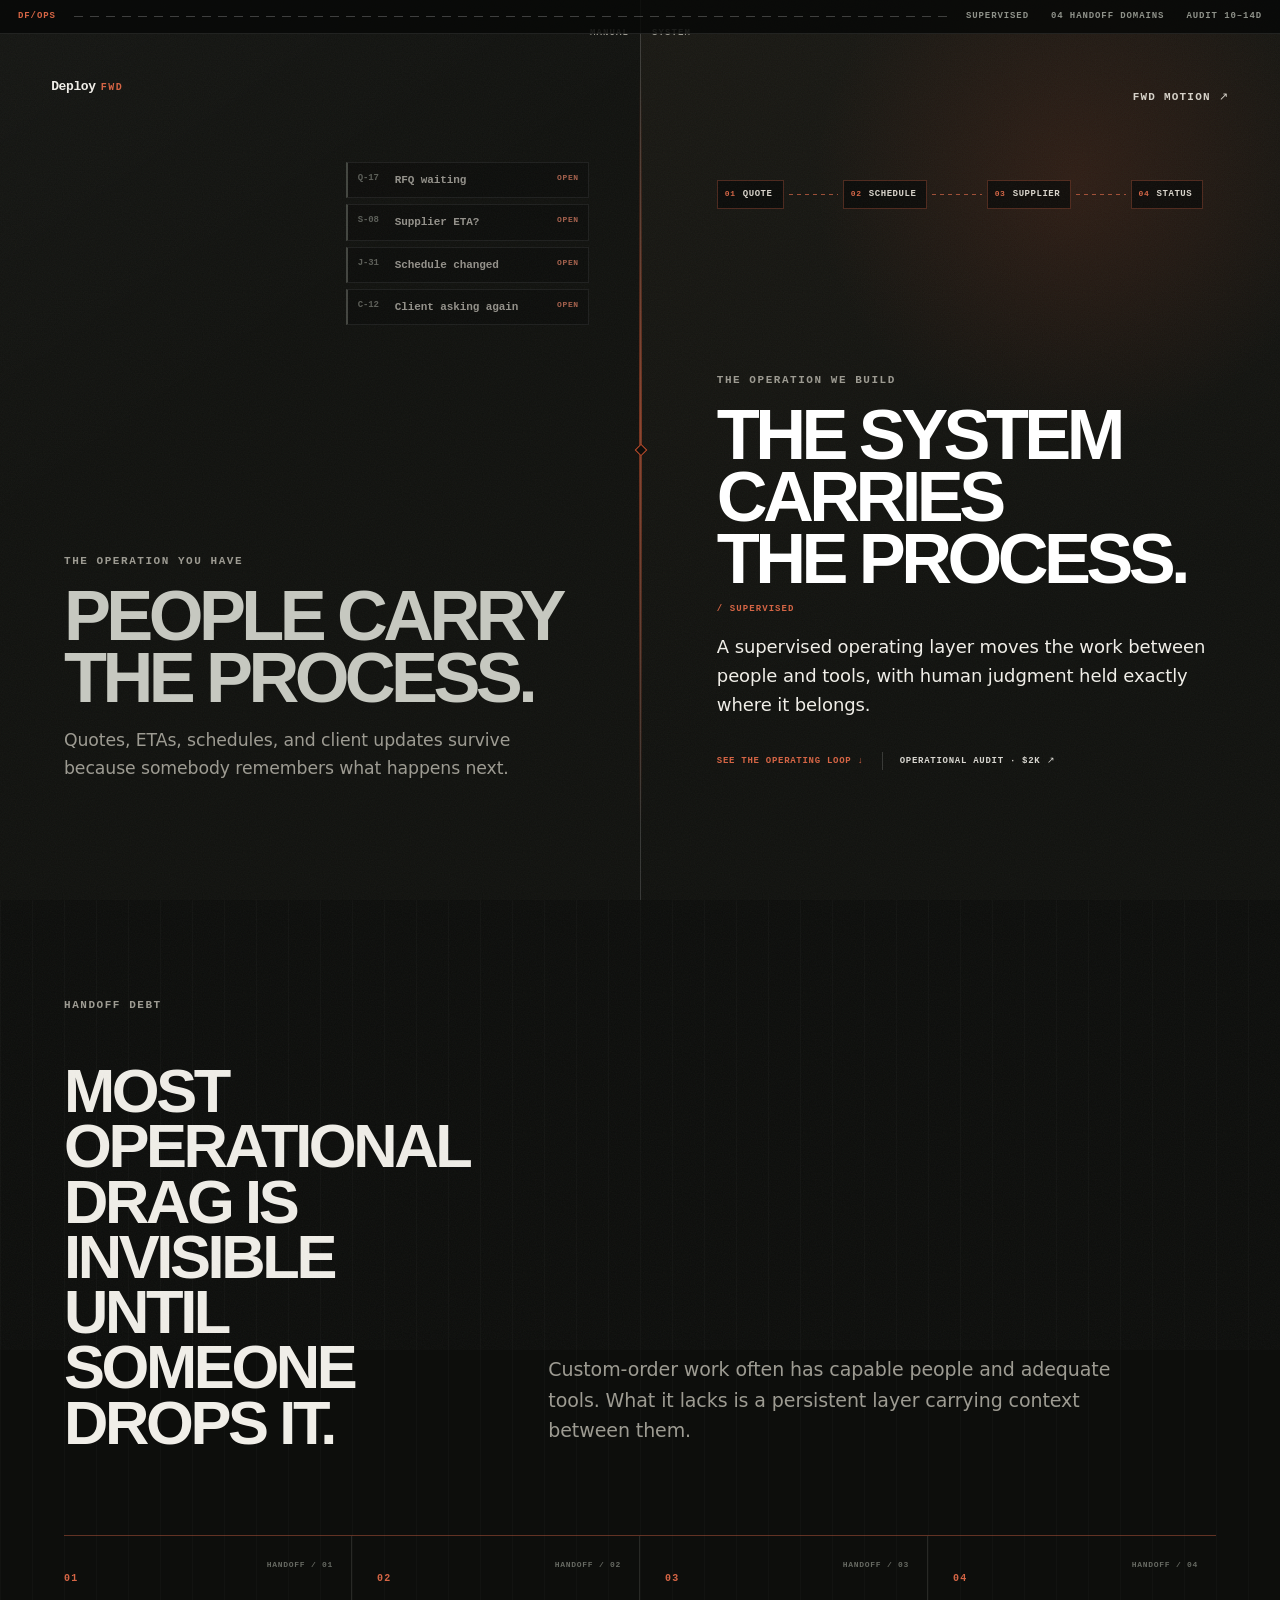
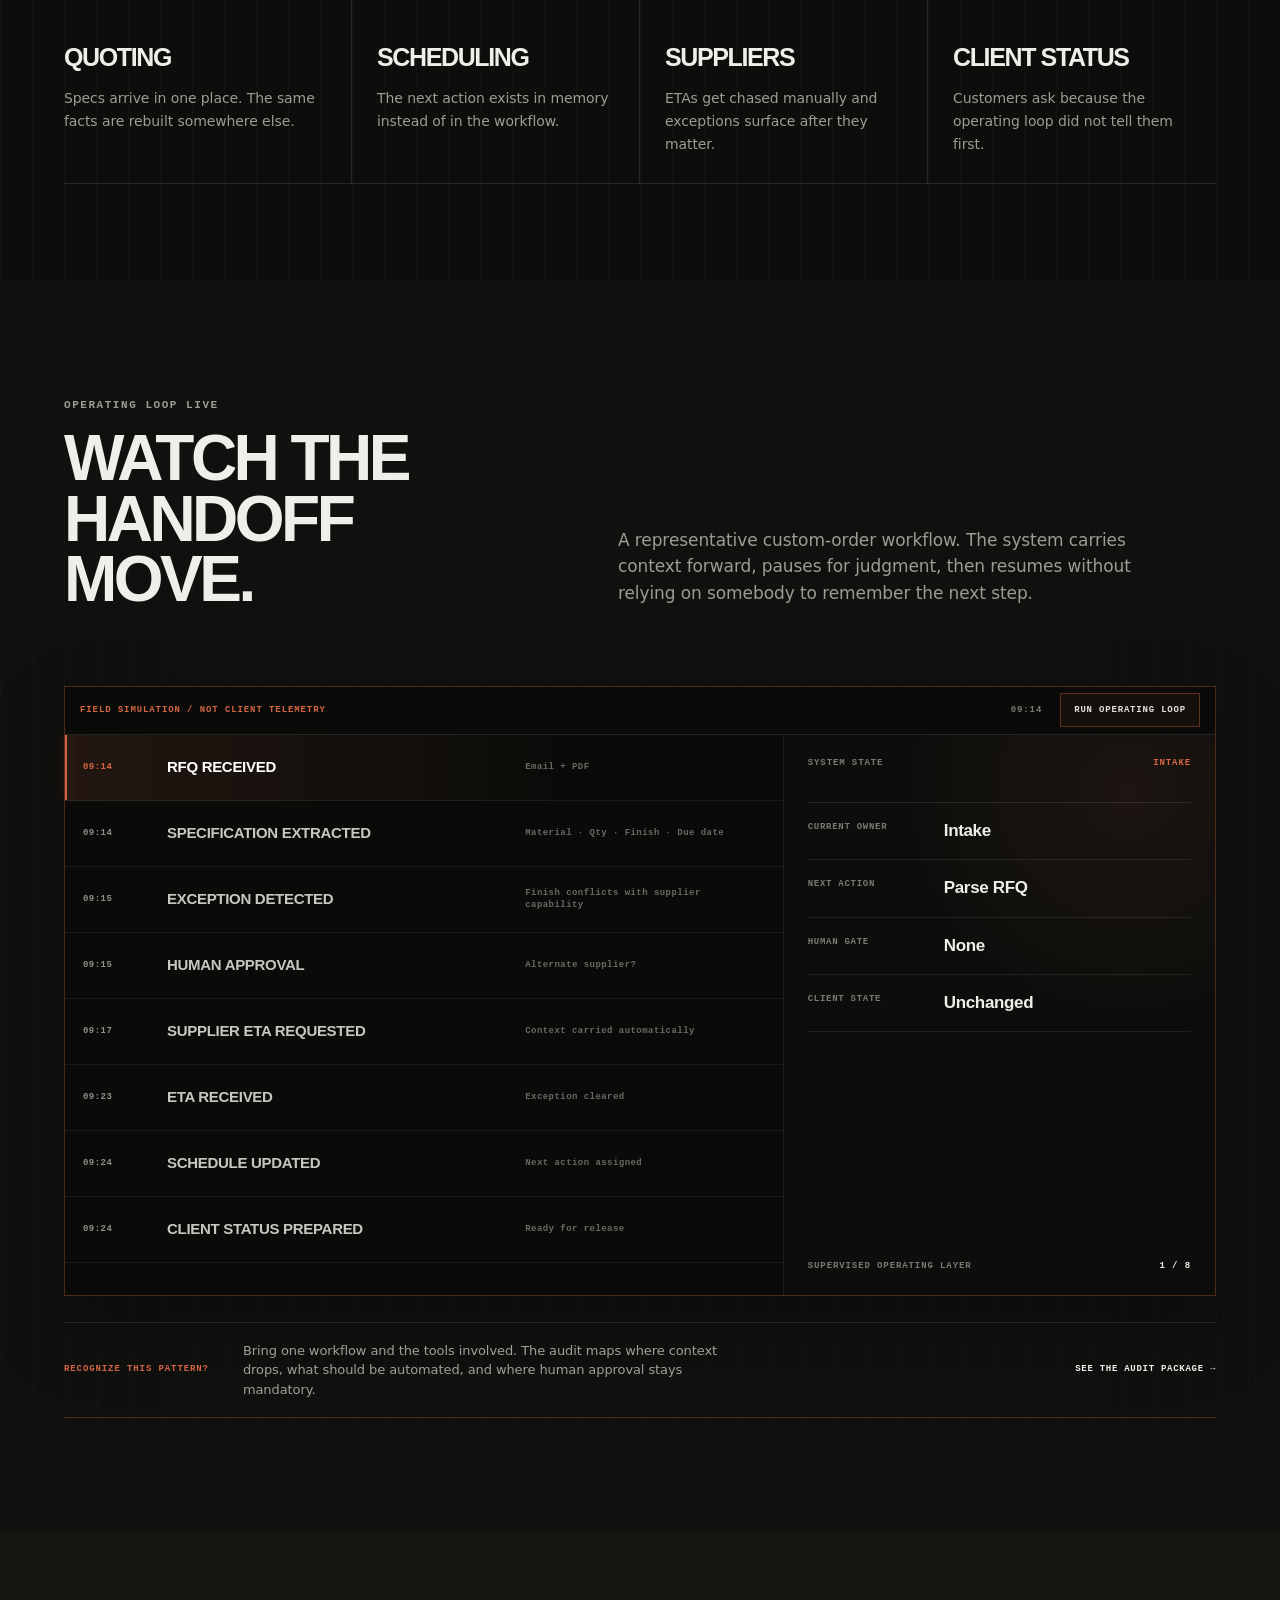
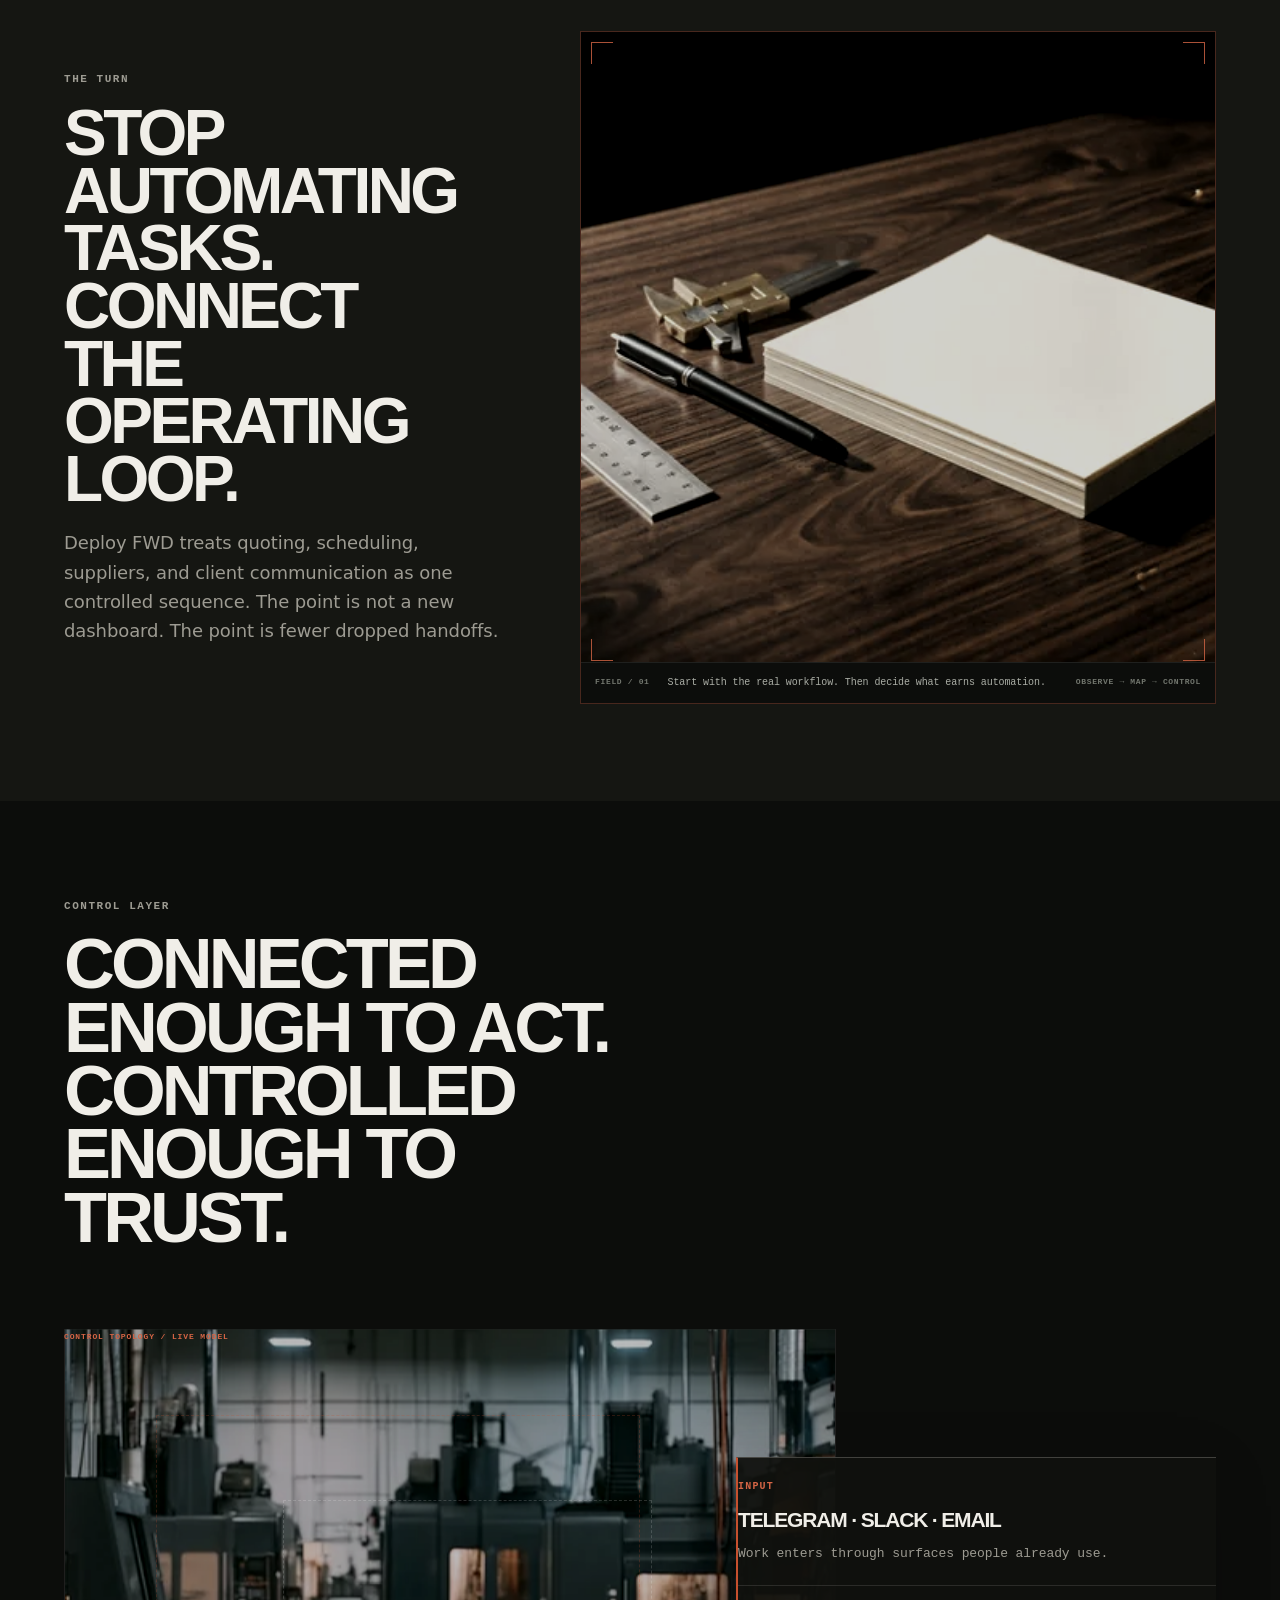
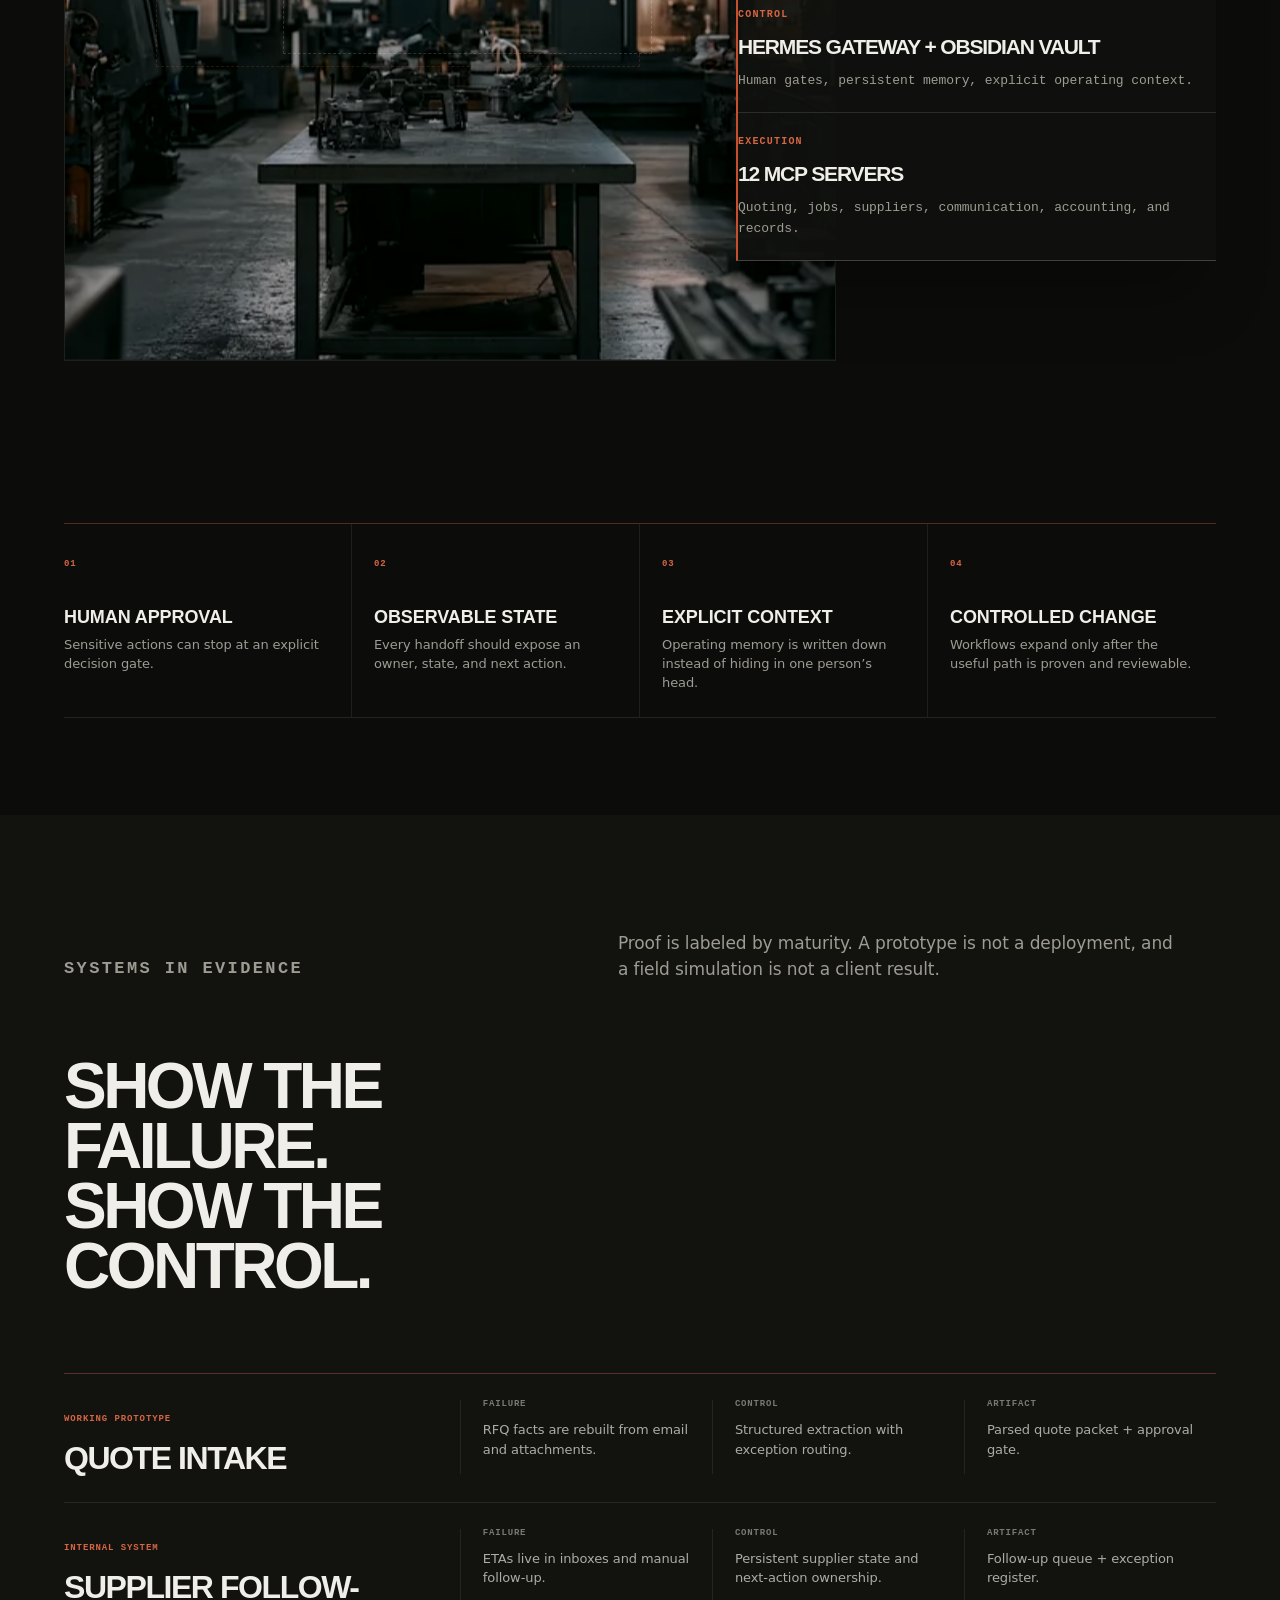
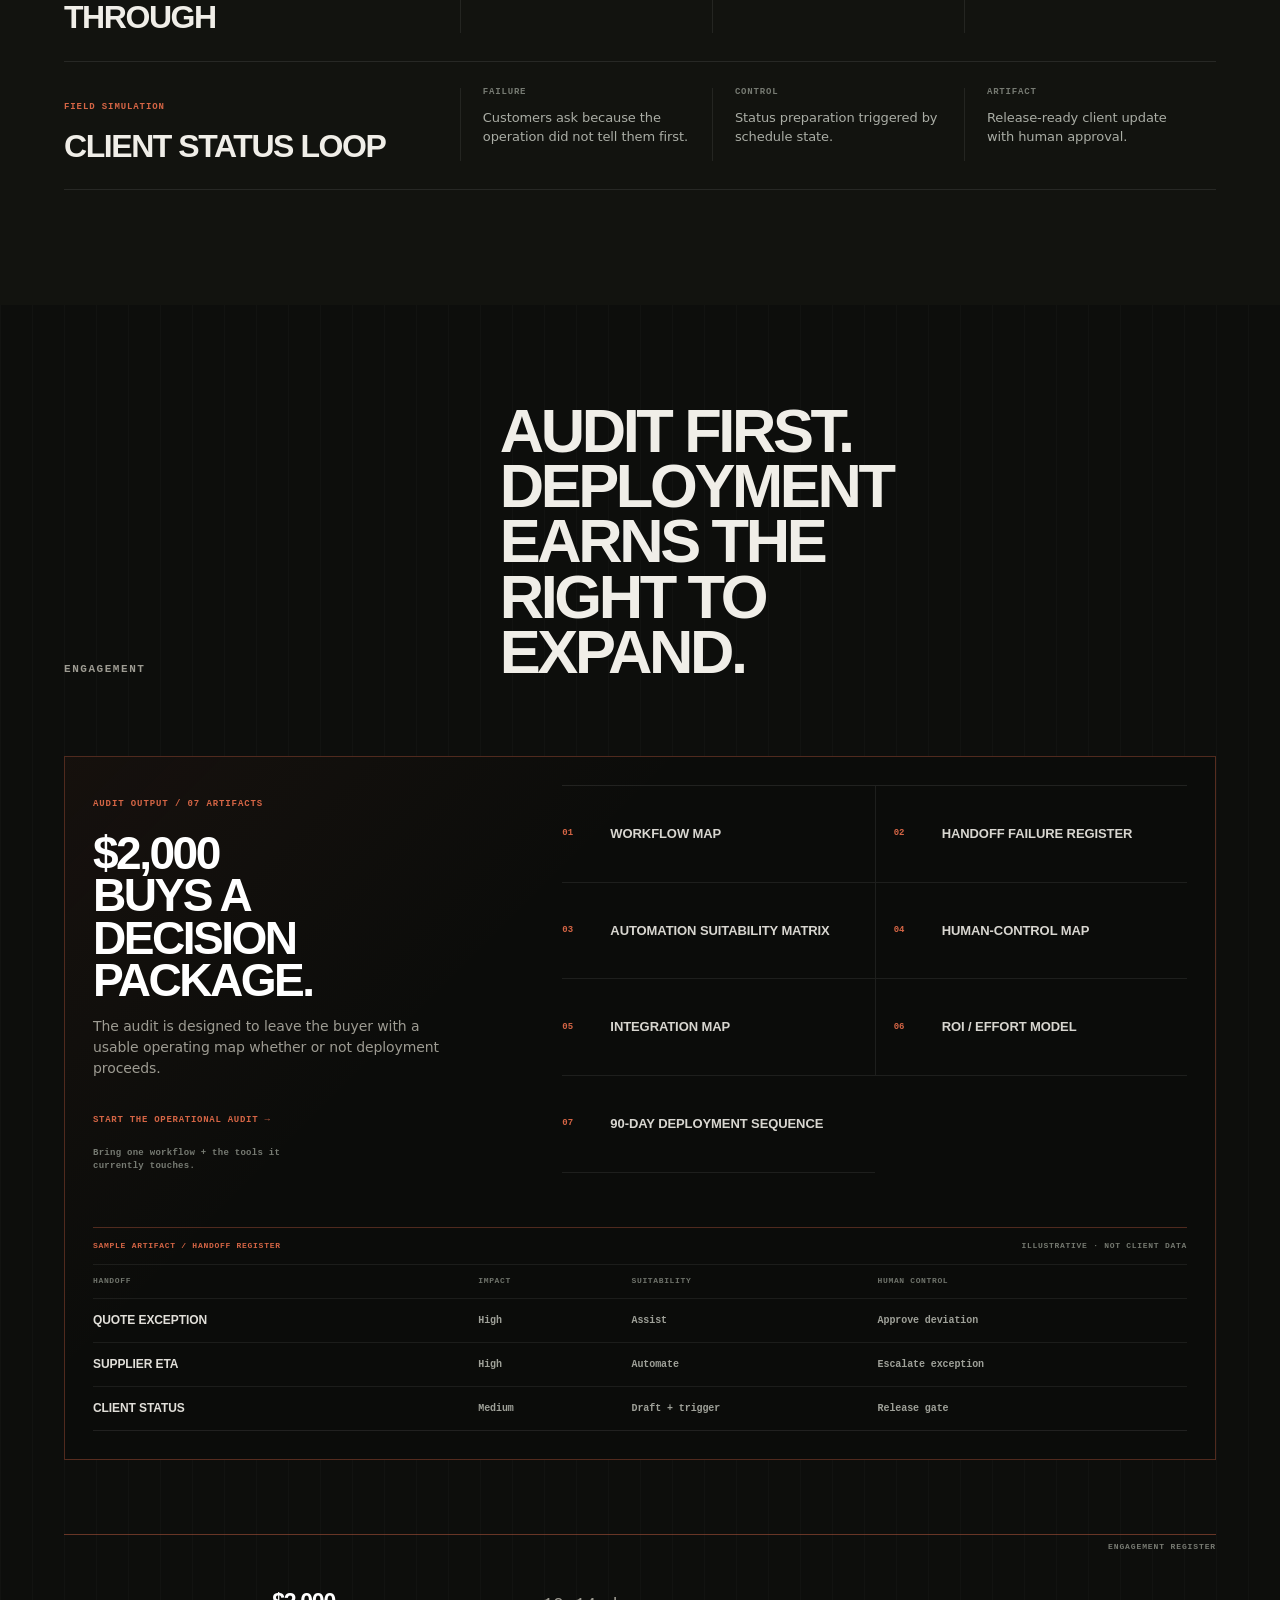
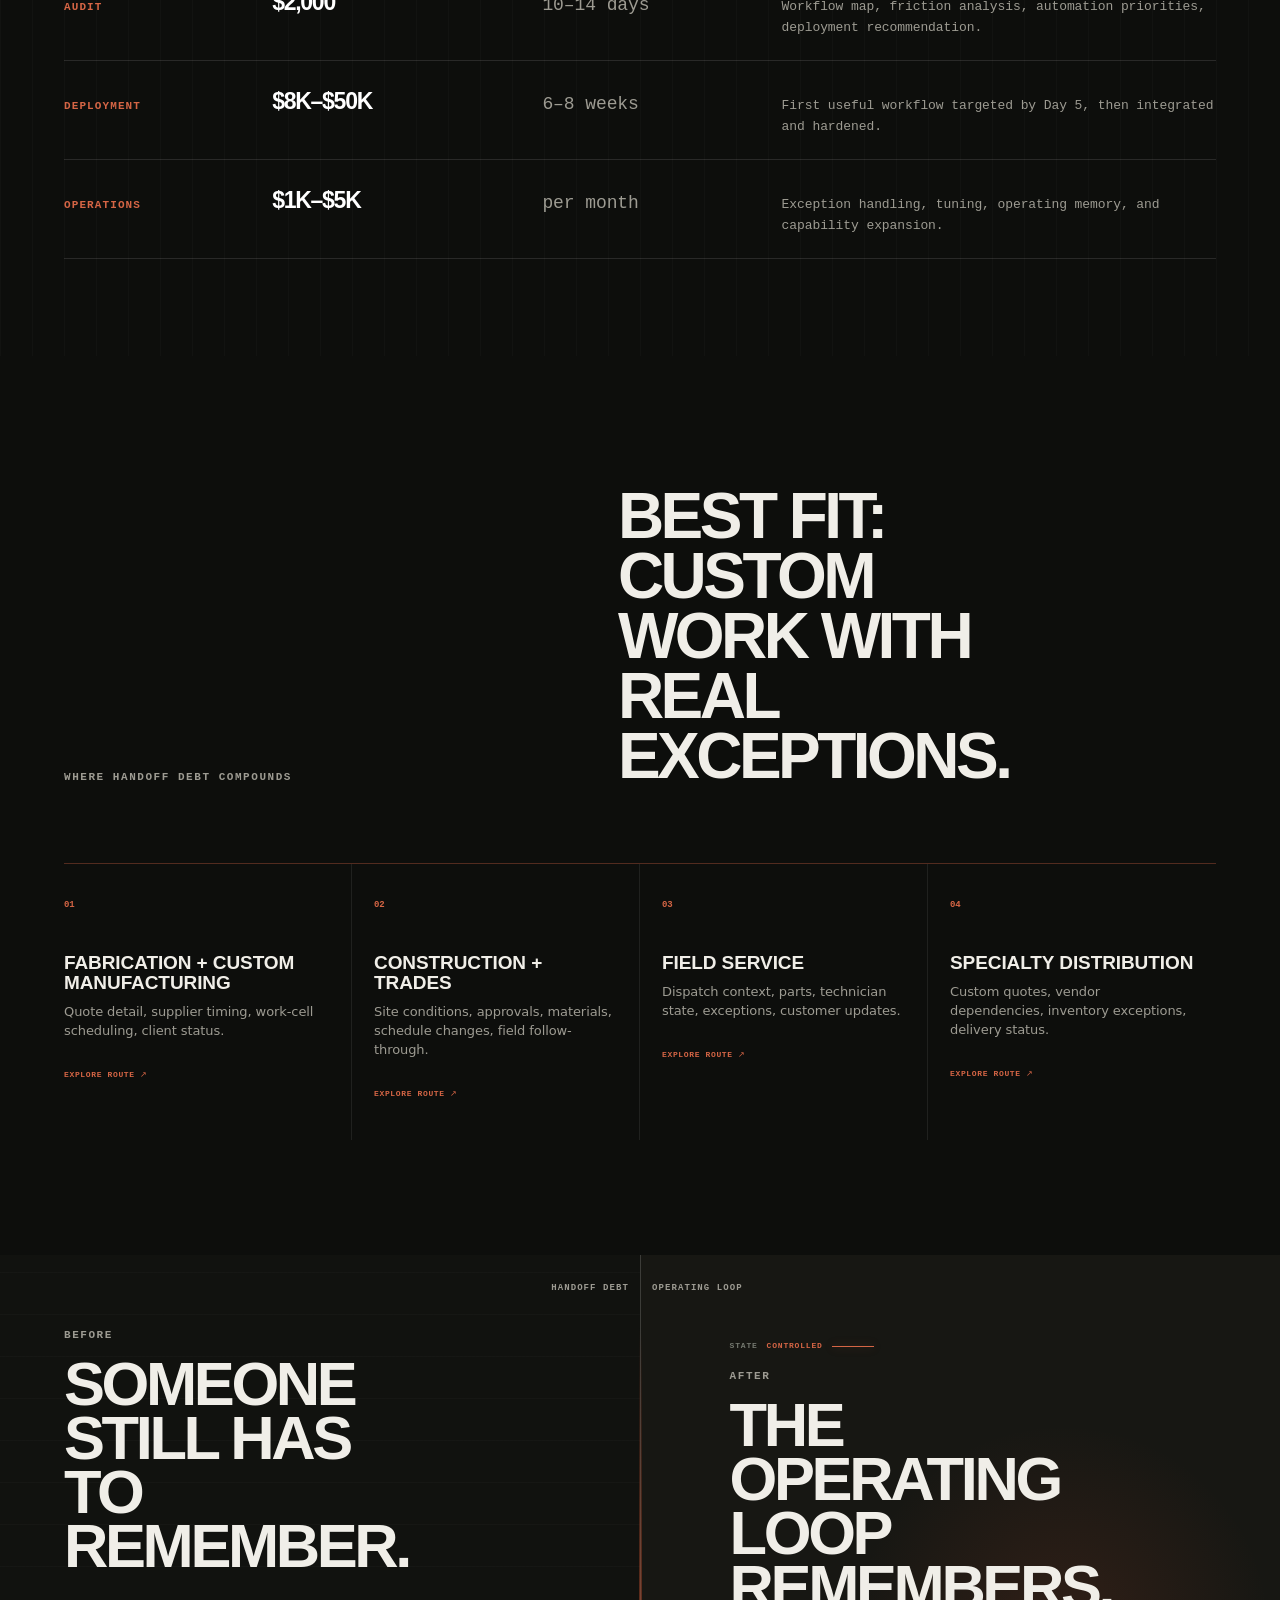
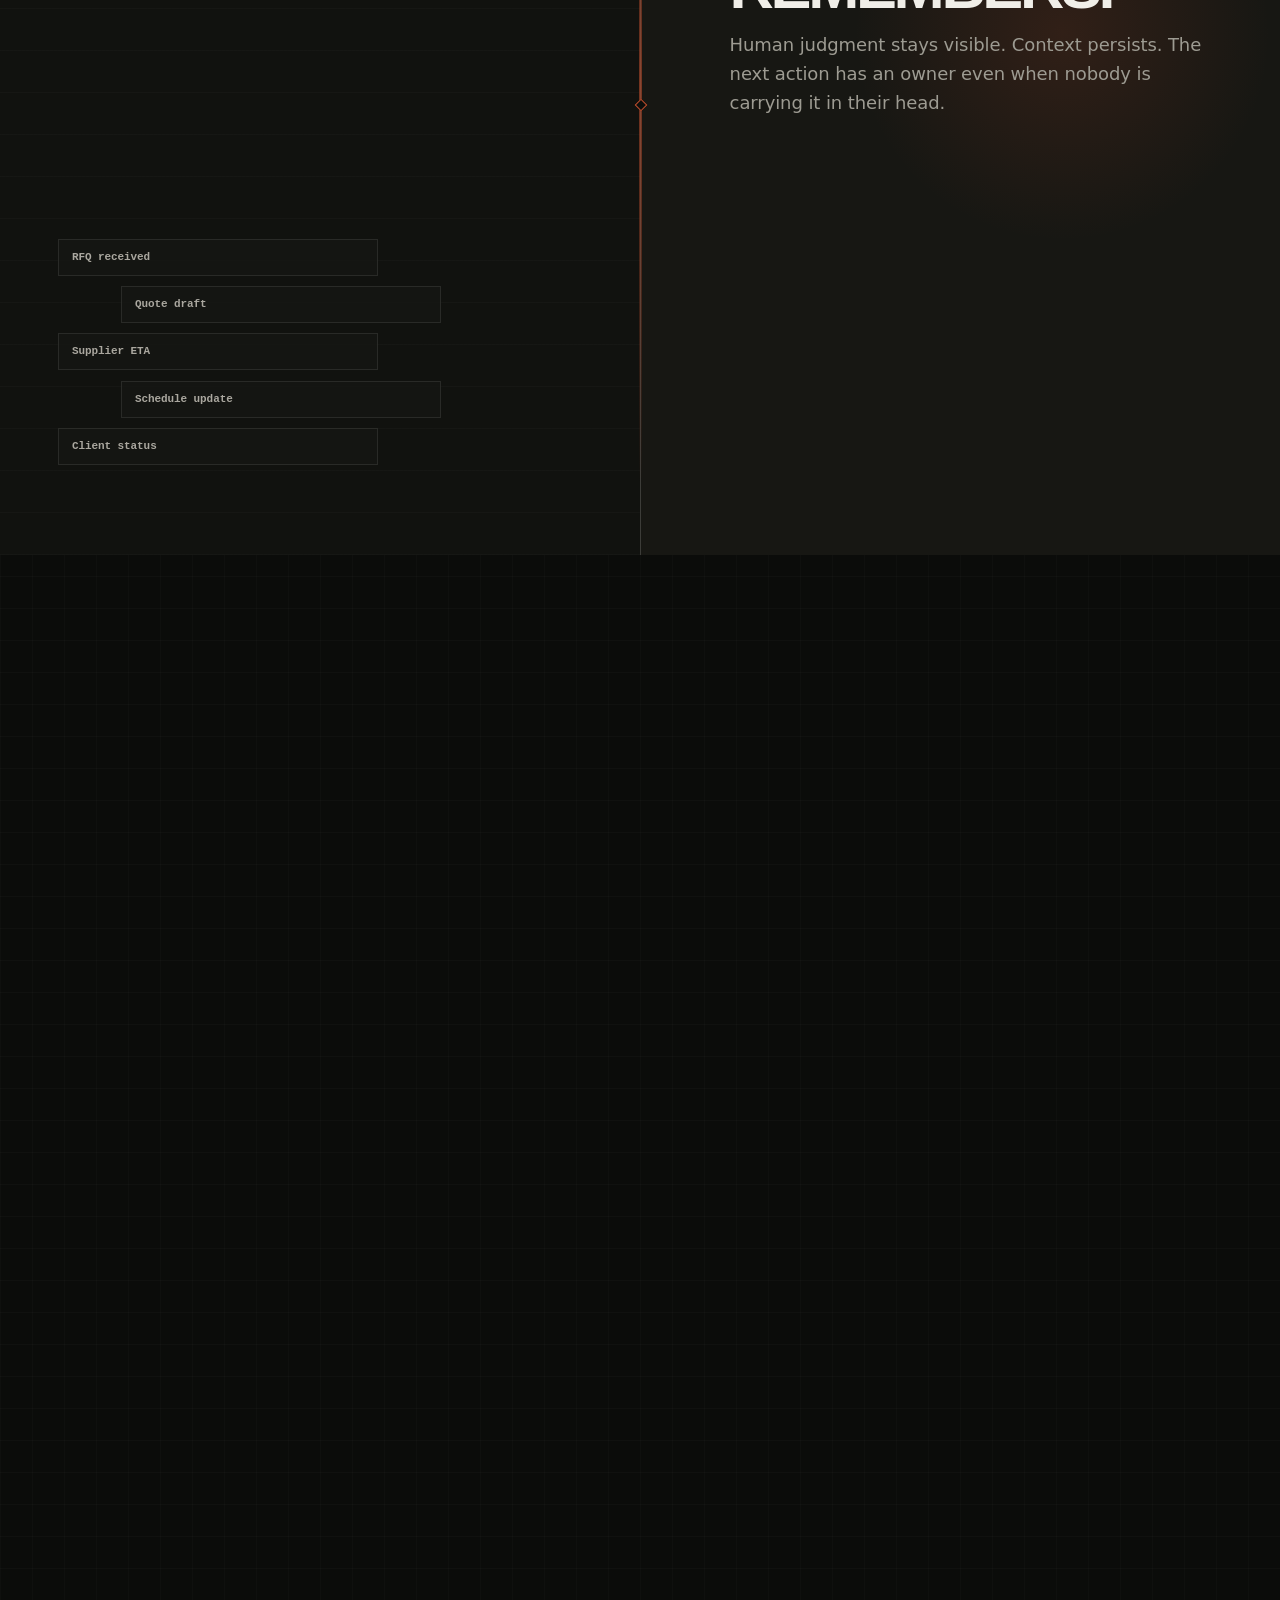
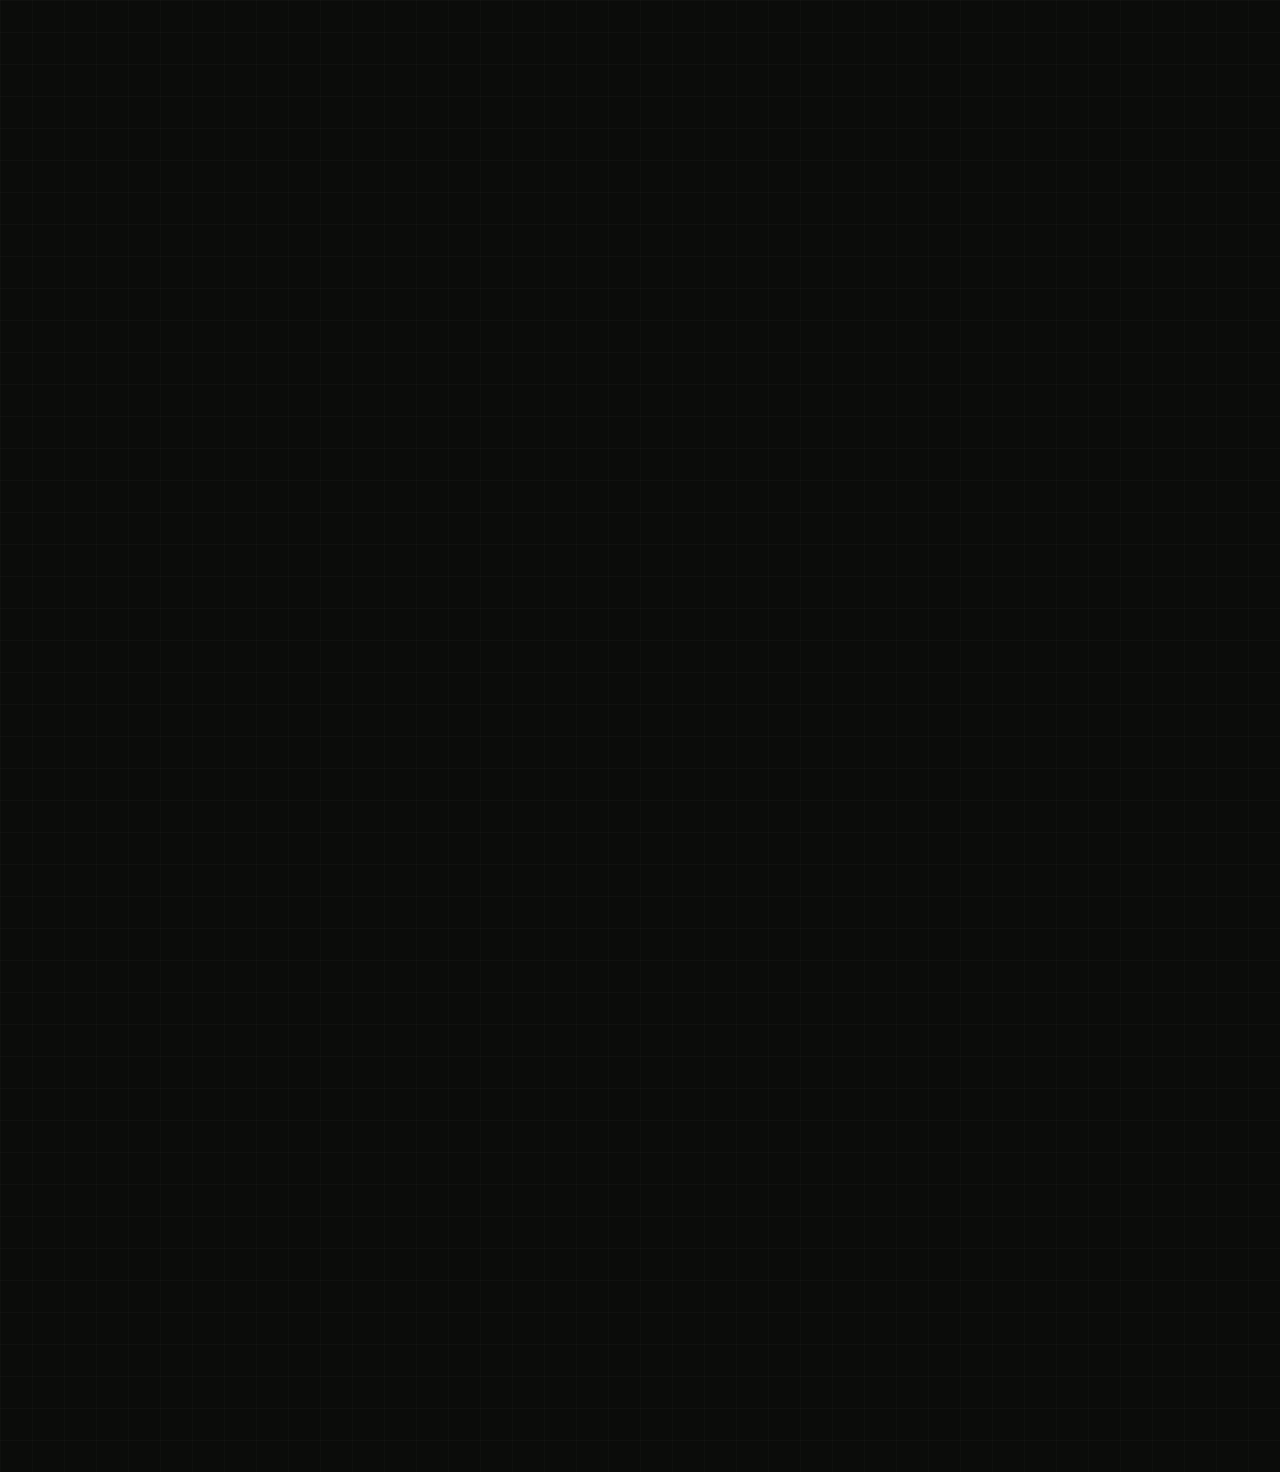
<file: deployfwd-preview/index.html>
<!doctype html>
<html lang="en">
<head>
  <meta charset="utf-8">
  <meta name="viewport" content="width=device-width, initial-scale=1, viewport-fit=cover">
  <title>Deploy FWD | operational systems for custom-order work</title>
  <meta name="description" content="Deploy FWD builds and operates supervised AI workflows for quoting, scheduling, supplier follow-through, and client status, starting with a fixed operational audit.">
  <meta name="theme-color" content="#0d0e0c">
  <meta property="og:title" content="Deploy FWD | operational systems for custom-order work">
  <meta property="og:description" content="A managed operating layer for quoting, scheduling, supplier follow-through, and client status.">
  <meta property="og:type" content="website">
  <meta property="og:url" content="https://deployfwd.ai/">
  <meta property="og:image" content="https://deployfwd.ai/assets/deploy-fwd/og-card.jpg">
  <meta property="og:image:width" content="1200">
  <meta property="og:image:height" content="630">
  <meta property="og:image:type" content="image/jpeg">
  <meta name="twitter:card" content="summary_large_image">
  <meta name="twitter:title" content="Deploy FWD | operational systems for custom-order work">
  <meta name="twitter:description" content="A managed operating layer for quoting, scheduling, supplier follow-through, and client status.">
  <meta name="twitter:image" content="https://deployfwd.ai/assets/deploy-fwd/og-card.jpg">
  <link rel="canonical" href="https://deployfwd.ai/">
  <script type="application/ld+json">{"@context":"https://schema.org","@type":"Organization","name":"Deploy FWD","url":"https://deployfwd.ai/","email":"hello@deployfwd.ai","description":"Operational systems for quoting, scheduling, supplier follow-through, and client status."}</script>
  <link rel="icon" href="data:image/svg+xml,%3Csvg xmlns='http://www.w3.org/2000/svg' viewBox='0 0 64 64'%3E%3Crect width='64' height='64' rx='12' fill='%230d0e0c'/%3E%3Cpath d='M13 20h38v7H13zm0 17h26v7H13z' fill='%23c6502e'/%3E%3C/svg%3E">
  <link rel="stylesheet" href="assets/scrollcraft/scrollcraft.css">
  <link rel="stylesheet" href="assets/deploy-fwd.css">
</head>
<body class="df-page">
  <a class="df-skip" href="#main">Skip to content</a>
  <div class="sc-grain" aria-hidden="true"></div>
  <a class="df-mobile-audit" data-mobile-cta href="mailto:hello@deployfwd.ai?subject=Operational%20Audit%20Inquiry" aria-label="Start the Operational Audit">
    <span>Operational Audit</span><strong>$2K</strong>
  </a>

  <main id="main">
    <section class="df-hero-act" data-sc-act="flow">
      <div data-sc-stage class="df-split-stage df-hero-stage">
        <div class="df-ops-rail" aria-hidden="true">
          <span>DF/OPS</span>
          <i></i>
          <span>SUPERVISED</span>
          <span>04 HANDOFF DOMAINS</span>
          <span>AUDIT 10–14D</span>
        </div>
        <div class="df-half df-half-manual">
          <div class="df-corner-mark"><b>Deploy</b><span>FWD</span></div>
          <div class="df-hero-copy">
            <p class="df-label">The operation you have</p>
            <h1>People carry<br>the process.</h1>
            <p>Quotes, ETAs, schedules, and client updates survive because somebody remembers what happens next.</p>
          </div>
          <div class="df-handoff-stack" aria-hidden="true">
            <span data-code="Q-17">RFQ waiting</span>
            <span data-code="S-08">Supplier ETA?</span>
            <span data-code="J-31">Schedule changed</span>
            <span data-code="C-12">Client asking again</span>
          </div>
        </div>

        <div class="df-half df-half-system">
          <a class="df-motion-link" href="fwd-motion.html">FWD Motion ↗</a>
          <div class="df-hero-copy">
            <p class="df-label">The operation we build</p>
            <h2>The system carries<br>the process.</h2>
            <p>A supervised operating layer moves the work between people and tools, with human judgment held exactly where it belongs.</p>
            <div class="df-hero-actions">
              <a href="#operating-loop-live">See the operating loop ↓</a>
              <a href="mailto:hello@deployfwd.ai?subject=Operational%20Audit%20Inquiry">Operational Audit · $2K ↗</a>
            </div>
          </div>
          <div class="df-loop-mini" aria-hidden="true">
            <span data-state="01">Quote</span><i></i><span data-state="02">Schedule</span><i></i><span data-state="03">Supplier</span><i></i><span data-state="04">Status</span>
          </div>
        </div>

        <div class="df-divider" aria-hidden="true">
          <span>Manual</span>
          <b></b>
          <span>System</span>
        </div>
      </div>
    </section>

    <section class="df-flow-section sc-section" data-sc-act="flow">
      <div class="sc-wrap">
        <div class="df-flow-head" data-sc-in data-sc-stagger="55">
          <p class="df-label">Handoff debt</p>
          <h2>Most operational drag is invisible until someone drops it.</h2>
          <p>Custom-order work often has capable people and adequate tools. What it lacks is a persistent layer carrying context between them.</p>
        </div>

        <div class="df-debt-grid" data-sc-in data-sc-stagger="45">
          <article><span>01</span><strong>Quoting</strong><p>Specs arrive in one place. The same facts are rebuilt somewhere else.</p></article>
          <article><span>02</span><strong>Scheduling</strong><p>The next action exists in memory instead of in the workflow.</p></article>
          <article><span>03</span><strong>Suppliers</strong><p>ETAs get chased manually and exceptions surface after they matter.</p></article>
          <article><span>04</span><strong>Client status</strong><p>Customers ask because the operating loop did not tell them first.</p></article>
        </div>
      </div>
    </section>

    <section id="operating-loop-live" class="df-live-section sc-section" data-sc-act="flow">
      <div class="sc-wrap">
        <div class="df-live-head" data-sc-in>
          <div>
            <p class="df-label">Operating Loop Live</p>
            <h2>Watch the handoff move.</h2>
          </div>
          <p>A representative custom-order workflow. The system carries context forward, pauses for judgment, then resumes without relying on somebody to remember the next step.</p>
        </div>

        <div class="df-live-shell" data-live-loop>
          <div class="df-live-toolbar">
            <span>FIELD SIMULATION / NOT CLIENT TELEMETRY</span>
            <span data-live-clock>09:14</span>
            <button type="button" data-live-run>Run operating loop</button>
          </div>

          <div class="df-live-body">
            <div class="df-live-stream" role="list" aria-label="Representative operating loop events">
              <button type="button" role="listitem" data-live-step="0">
                <span>09:14</span><strong>RFQ received</strong><small>Email + PDF</small>
              </button>
              <button type="button" role="listitem" data-live-step="1">
                <span>09:14</span><strong>Specification extracted</strong><small>Material · Qty · Finish · Due date</small>
              </button>
              <button type="button" role="listitem" data-live-step="2">
                <span>09:15</span><strong>Exception detected</strong><small>Finish conflicts with supplier capability</small>
              </button>
              <button type="button" role="listitem" data-live-step="3">
                <span>09:15</span><strong>Human approval</strong><small>Alternate supplier?</small>
              </button>
              <button type="button" role="listitem" data-live-step="4">
                <span>09:17</span><strong>Supplier ETA requested</strong><small>Context carried automatically</small>
              </button>
              <button type="button" role="listitem" data-live-step="5">
                <span>09:23</span><strong>ETA received</strong><small>Exception cleared</small>
              </button>
              <button type="button" role="listitem" data-live-step="6">
                <span>09:24</span><strong>Schedule updated</strong><small>Next action assigned</small>
              </button>
              <button type="button" role="listitem" data-live-step="7">
                <span>09:24</span><strong>Client status prepared</strong><small>Ready for release</small>
              </button>
            </div>

            <div class="df-live-state" aria-live="polite">
              <div class="df-live-state-head">
                <span>System state</span>
                <strong data-live-state-status>READY</strong>
              </div>
              <dl>
                <div><dt>Current owner</dt><dd data-live-owner>Intake</dd></div>
                <div><dt>Next action</dt><dd data-live-next>Parse RFQ</dd></div>
                <div><dt>Human gate</dt><dd data-live-gate>None</dd></div>
                <div><dt>Client state</dt><dd data-live-client>Unchanged</dd></div>
              </dl>
              <div class="df-live-state-foot">
                <span>Supervised operating layer</span>
                <b data-live-progress>0 / 8</b>
              </div>
            </div>
          </div>
        </div>

        <div class="df-live-bridge" data-sc-in>
          <span>Recognize this pattern?</span>
          <p>Bring one workflow and the tools involved. The audit maps where context drops, what should be automated, and where human approval stays mandatory.</p>
          <a href="#operational-audit">See the audit package →</a>
        </div>
      </div>
    </section>

    <section class="df-turn-section sc-section" data-sc-act="flow">
      <div class="sc-wrap df-turn-grid">
        <div class="df-turn-copy" data-sc-in>
          <p class="df-label">The turn</p>
          <h2>Stop automating tasks. Connect the operating loop.</h2>
          <p>Deploy FWD treats quoting, scheduling, suppliers, and client communication as one controlled sequence. The point is not a new dashboard. The point is fewer dropped handoffs.</p>
        </div>

        <figure class="df-turn-figure" data-sc-reveal="left" data-sc-reveal-at="0.12 0.58">
          <div class="df-scan-corners" aria-hidden="true"><i></i><i></i><i></i><i></i></div>
          <img
            src="assets/deploy-fwd/hero-workflow-1120.webp"
            srcset="assets/deploy-fwd/hero-workflow-480.webp 480w, assets/deploy-fwd/hero-workflow-720.webp 720w, assets/deploy-fwd/hero-workflow-1120.webp 1120w"
            sizes="(max-width: 900px) 92vw, 52vw"
            width="1120" height="630"
            loading="lazy" decoding="async"
            alt="Machinist ruler, pen, brass caliper and blank paper on a dark walnut surface">
          <figcaption><span>FIELD / 01</span><strong>Start with the real workflow. Then decide what earns automation.</strong><em>OBSERVE → MAP → CONTROL</em></figcaption>
        </figure>
      </div>
    </section>

    <section class="df-control-section sc-section" data-sc-act="flow">
      <div class="sc-wrap">
        <div class="df-control-head" data-sc-in>
          <p class="df-label">Control layer</p>
          <h2>Connected enough to act. Controlled enough to trust.</h2>
        </div>

        <div class="df-control-scene">
          <div class="df-control-image" data-sc-parallax="-0.65">
            <picture>
              <source
                media="(max-width: 640px)"
                srcset="assets/deploy-fwd/hero-home-mobile-480.webp 480w, assets/deploy-fwd/hero-home-mobile-720.webp 720w, assets/deploy-fwd/hero-home-mobile-928.webp 928w"
                sizes="100vw">
              <img
                src="assets/deploy-fwd/hero-home-1120.webp"
                srcset="assets/deploy-fwd/hero-home-480.webp 480w, assets/deploy-fwd/hero-home-720.webp 720w, assets/deploy-fwd/hero-home-1120.webp 1120w"
                sizes="(max-width: 900px) 92vw, 66vw"
                width="1120" height="630"
                loading="lazy" decoding="async"
                alt="Precision fabrication shop with CNC work cells, a steel workbench, job travelers and inspection tools">
            </picture>
          </div>
          <div class="df-control-plane df-control-plane-a" data-sc-parallax="0.38" aria-hidden="true"></div>
          <div class="df-control-plane df-control-plane-b" data-sc-parallax="0.82" aria-hidden="true"></div>

          <dl class="df-control-spec" data-sc-in data-sc-stagger="60">
            <div><dt>Input</dt><dd>Telegram · Slack · Email</dd><p>Work enters through surfaces people already use.</p></div>
            <div><dt>Control</dt><dd>Hermes gateway + Obsidian vault</dd><p>Human gates, persistent memory, explicit operating context.</p></div>
            <div><dt>Execution</dt><dd>12 MCP servers</dd><p>Quoting, jobs, suppliers, communication, accounting, and records.</p></div>
          </dl>
        </div>

        <div class="df-trust-strip" data-sc-in data-sc-stagger="45">
          <article><span>01</span><strong>Human approval</strong><p>Sensitive actions can stop at an explicit decision gate.</p></article>
          <article><span>02</span><strong>Observable state</strong><p>Every handoff should expose an owner, state, and next action.</p></article>
          <article><span>03</span><strong>Explicit context</strong><p>Operating memory is written down instead of hiding in one person’s head.</p></article>
          <article><span>04</span><strong>Controlled change</strong><p>Workflows expand only after the useful path is proven and reviewable.</p></article>
        </div>
      </div>
    </section>

    <section class="df-evidence-section sc-section" data-sc-act="flow">
      <div class="sc-wrap">
        <div class="df-evidence-head" data-sc-in>
          <p class="df-label">Systems in evidence</p>
          <h2>Show the failure. Show the control.</h2>
          <p>Proof is labeled by maturity. A prototype is not a deployment, and a field simulation is not a client result.</p>
        </div>

        <div class="df-evidence-register">
          <article data-sc-in>
            <div><span>WORKING PROTOTYPE</span><strong>Quote intake</strong></div>
            <dl>
              <div><dt>Failure</dt><dd>RFQ facts are rebuilt from email and attachments.</dd></div>
              <div><dt>Control</dt><dd>Structured extraction with exception routing.</dd></div>
              <div><dt>Artifact</dt><dd>Parsed quote packet + approval gate.</dd></div>
            </dl>
          </article>
          <article data-sc-in>
            <div><span>INTERNAL SYSTEM</span><strong>Supplier follow-through</strong></div>
            <dl>
              <div><dt>Failure</dt><dd>ETAs live in inboxes and manual follow-up.</dd></div>
              <div><dt>Control</dt><dd>Persistent supplier state and next-action ownership.</dd></div>
              <div><dt>Artifact</dt><dd>Follow-up queue + exception register.</dd></div>
            </dl>
          </article>
          <article data-sc-in>
            <div><span>FIELD SIMULATION</span><strong>Client status loop</strong></div>
            <dl>
              <div><dt>Failure</dt><dd>Customers ask because the operation did not tell them first.</dd></div>
              <div><dt>Control</dt><dd>Status preparation triggered by schedule state.</dd></div>
              <div><dt>Artifact</dt><dd>Release-ready client update with human approval.</dd></div>
            </dl>
          </article>
        </div>
      </div>
    </section>

    <section id="operational-audit" class="df-proof-section sc-section" data-sc-act="flow">
      <div class="sc-wrap">
        <div class="df-proof-line" data-sc-in>
          <p class="df-label">Engagement</p>
          <h2>Audit first. Deployment earns the right to expand.</h2>
        </div>

        <div class="df-audit-package" data-sc-in>
          <div class="df-audit-copy">
            <span>AUDIT OUTPUT / 07 ARTIFACTS</span>
            <h3>$2,000 buys a decision package.</h3>
            <p>The audit is designed to leave the buyer with a usable operating map whether or not deployment proceeds.</p>
            <a class="df-audit-action" href="mailto:hello@deployfwd.ai?subject=Operational%20Audit%20Inquiry">Start the Operational Audit →</a>
            <small>Bring one workflow + the tools it currently touches.</small>
          </div>
          <ol>
            <li><b>01</b><span>Workflow map</span></li>
            <li><b>02</b><span>Handoff failure register</span></li>
            <li><b>03</b><span>Automation suitability matrix</span></li>
            <li><b>04</b><span>Human-control map</span></li>
            <li><b>05</b><span>Integration map</span></li>
            <li><b>06</b><span>ROI / effort model</span></li>
            <li><b>07</b><span>90-day deployment sequence</span></li>
          </ol>

          <div class="df-audit-preview">
            <div class="df-audit-preview-head">
              <span>SAMPLE ARTIFACT / HANDOFF REGISTER</span>
              <span>ILLUSTRATIVE · NOT CLIENT DATA</span>
            </div>
            <div class="df-audit-preview-row is-head">
              <span>Handoff</span><span>Impact</span><span>Suitability</span><span>Human control</span>
            </div>
            <div class="df-audit-preview-row">
              <strong>Quote exception</strong><span>High</span><span>Assist</span><span>Approve deviation</span>
            </div>
            <div class="df-audit-preview-row">
              <strong>Supplier ETA</strong><span>High</span><span>Automate</span><span>Escalate exception</span>
            </div>
            <div class="df-audit-preview-row">
              <strong>Client status</strong><span>Medium</span><span>Draft + trigger</span><span>Release gate</span>
            </div>
          </div>
        </div>

        <div class="df-proof-steps" data-register="ENGAGEMENT REGISTER">
          <article data-sc-in>
            <span>Audit</span>
            <strong>$2,000</strong>
            <p>10–14 days</p>
            <small>Workflow map, friction analysis, automation priorities, deployment recommendation.</small>
          </article>
          <article data-sc-in>
            <span>Deployment</span>
            <strong>$8K–$50K</strong>
            <p>6–8 weeks</p>
            <small>First useful workflow targeted by Day 5, then integrated and hardened.</small>
          </article>
          <article data-sc-in>
            <span>Operations</span>
            <strong>$1K–$5K</strong>
            <p>per month</p>
            <small>Exception handling, tuning, operating memory, and capability expansion.</small>
          </article>
        </div>
      </div>
    </section>

    <section class="df-fit-section sc-section" data-sc-act="flow">
      <div class="sc-wrap">
        <div class="df-fit-head" data-sc-in>
          <p class="df-label">Where handoff debt compounds</p>
          <h2>Best fit: custom work with real exceptions.</h2>
        </div>
        <div class="df-fit-grid" data-sc-in data-sc-stagger="40">
          <article><span>01</span><strong>Fabrication + custom manufacturing</strong><p>Quote detail, supplier timing, work-cell scheduling, client status.</p><a href="deploy-fwd-industries.html#fabrication">Explore route ↗</a></article>
          <article><span>02</span><strong>Construction + trades</strong><p>Site conditions, approvals, materials, schedule changes, field follow-through.</p><a href="deploy-fwd-industries.html#construction">Explore route ↗</a></article>
          <article><span>03</span><strong>Field service</strong><p>Dispatch context, parts, technician state, exceptions, customer updates.</p><a href="deploy-fwd-industries.html#field-service">Explore route ↗</a></article>
          <article><span>04</span><strong>Specialty distribution</strong><p>Custom quotes, vendor dependencies, inventory exceptions, delivery status.</p><a href="deploy-fwd-industries.html#distribution">Explore route ↗</a></article>
        </div>
      </div>
    </section>

    <section class="df-collapse-act" data-sc-act="pin" data-sc-span="3.8" data-df-collapse>
      <div data-sc-stage class="df-collapse-stage">
        <div class="df-collapse-manual">
          <div class="df-collapse-copy">
            <p class="df-label">Before</p>
            <h2>Someone still has to remember.</h2>
          </div>
          <div class="df-fragments" aria-hidden="true">
            <span data-fragment="0">RFQ received</span>
            <span data-fragment="1">Quote draft</span>
            <span data-fragment="2">Supplier ETA</span>
            <span data-fragment="3">Schedule update</span>
            <span data-fragment="4">Client status</span>
          </div>
        </div>

        <div class="df-collapse-system">
          <div class="df-system-copy">
            <div class="df-system-state" aria-hidden="true"><span>STATE</span><strong>CONTROLLED</strong><i></i></div>
            <p class="df-label">After</p>
            <h2>The operating loop remembers.</h2>
            <p>Human judgment stays visible. Context persists. The next action has an owner even when nobody is carrying it in their head.</p>
          </div>

          <div class="df-operating-loop" aria-label="Supervised operating loop">
            <svg viewBox="0 0 640 420" role="img" aria-label="A loop connecting quote, approval, supplier, schedule, and client status">
              <path class="df-loop-path" d="M120 210 C120 95 230 60 320 95 C430 55 535 120 520 220 C535 325 420 370 320 330 C210 375 95 320 120 210Z"></path>
              <path class="df-loop-path df-loop-path-inner" d="M190 210 C190 145 255 125 320 145 C390 120 455 160 450 220 C455 285 385 305 320 285 C250 310 185 275 190 210Z"></path>
            </svg>
            <span class="df-node n1">Quote</span>
            <span class="df-node n2">Approval</span>
            <span class="df-node n3">Supplier</span>
            <span class="df-node n4">Schedule</span>
            <span class="df-node n5">Status</span>
            <span class="df-human-gate">Human gate</span>
          </div>

          <div class="df-final-cta">
            <p>Start where the system is breaking today.</p>
            <a href="mailto:hello@deployfwd.ai?subject=Operational%20Audit%20Inquiry">Start the Operational Audit →</a>
            <span>$2,000 · 10–14 days</span>
            <div class="df-cta-fallback">
              <button type="button" data-copy-email="hello@deployfwd.ai">Copy email</button>
              <span data-copy-status aria-live="polite"></span>
            </div>
          </div>
        </div>

        <div class="df-collapse-divider" aria-hidden="true">
          <span>handoff debt</span>
          <b></b>
          <span>operating loop</span>
        </div>
      </div>
    </section>
  </main>

  <script src="assets/scrollcraft/scrollcraft.js"></script>
  <script src="assets/deploy-fwd.js"></script>
</body>
</html>
</file>
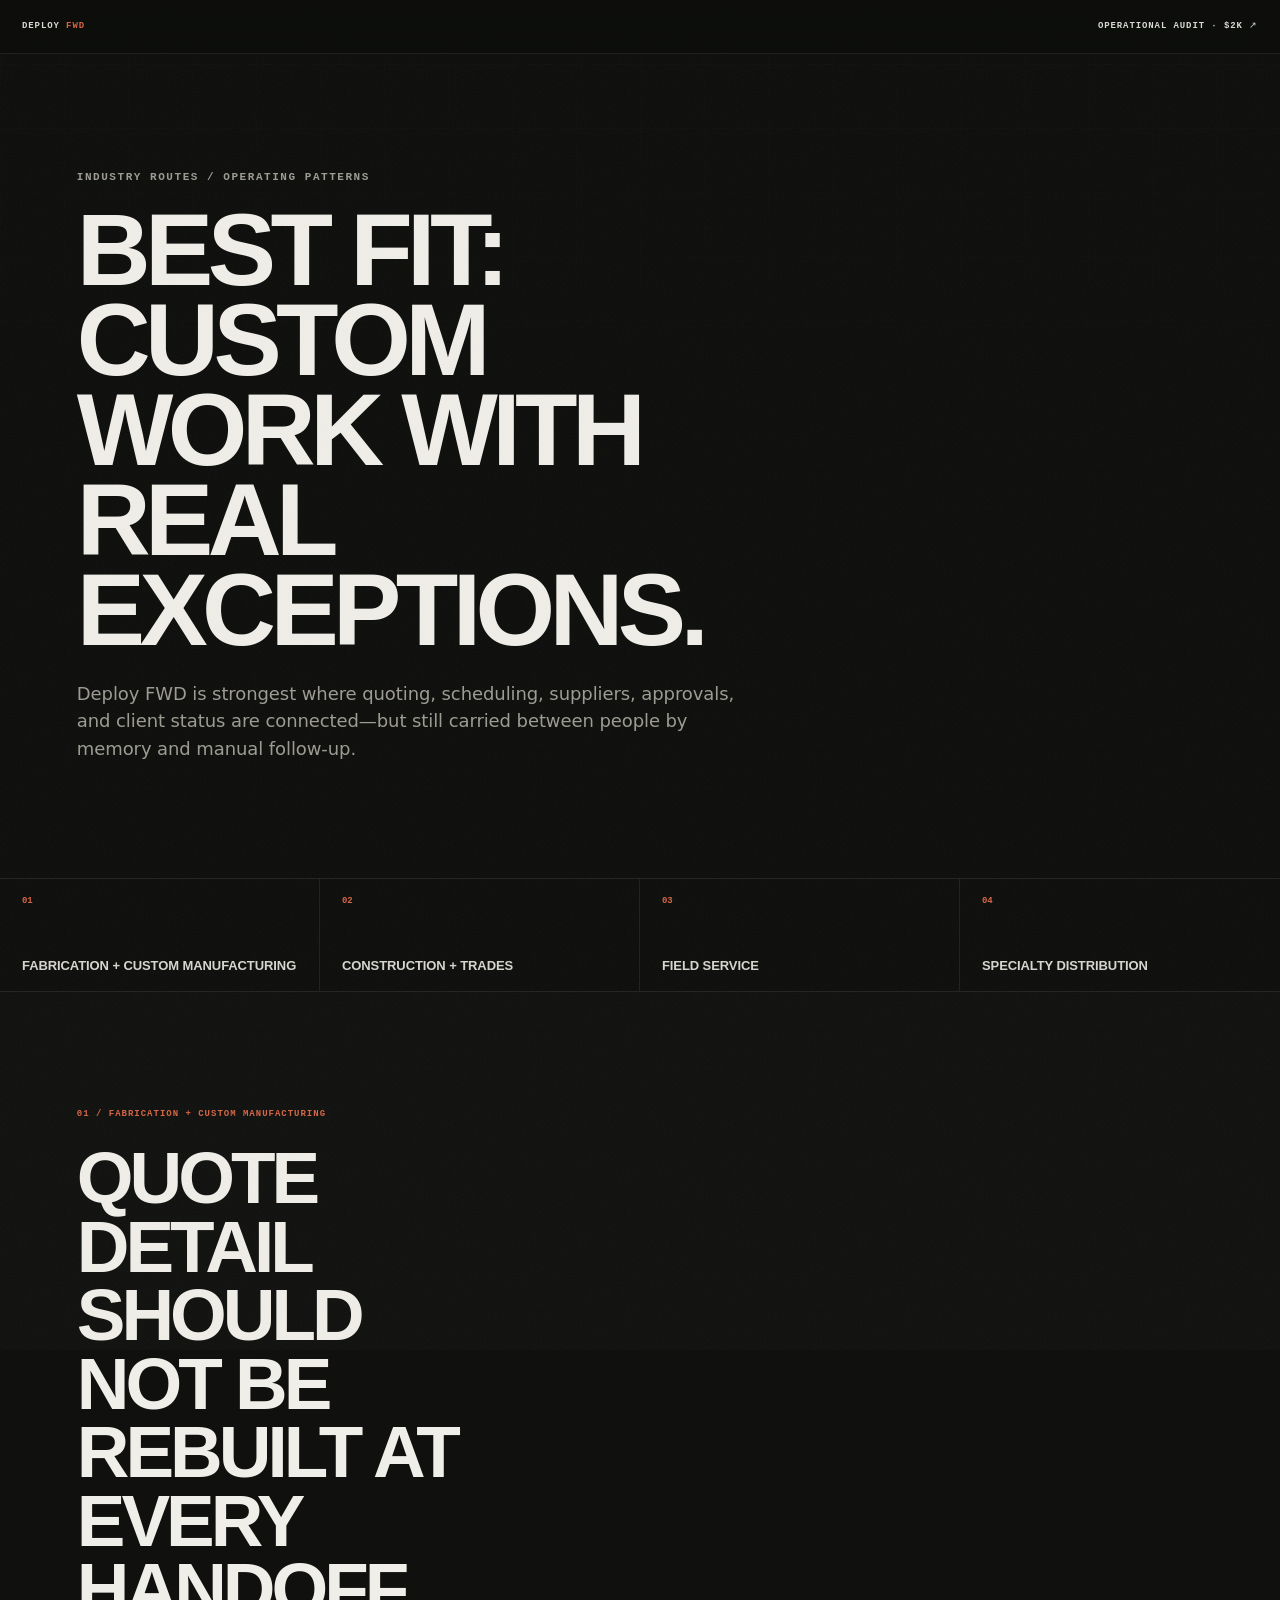
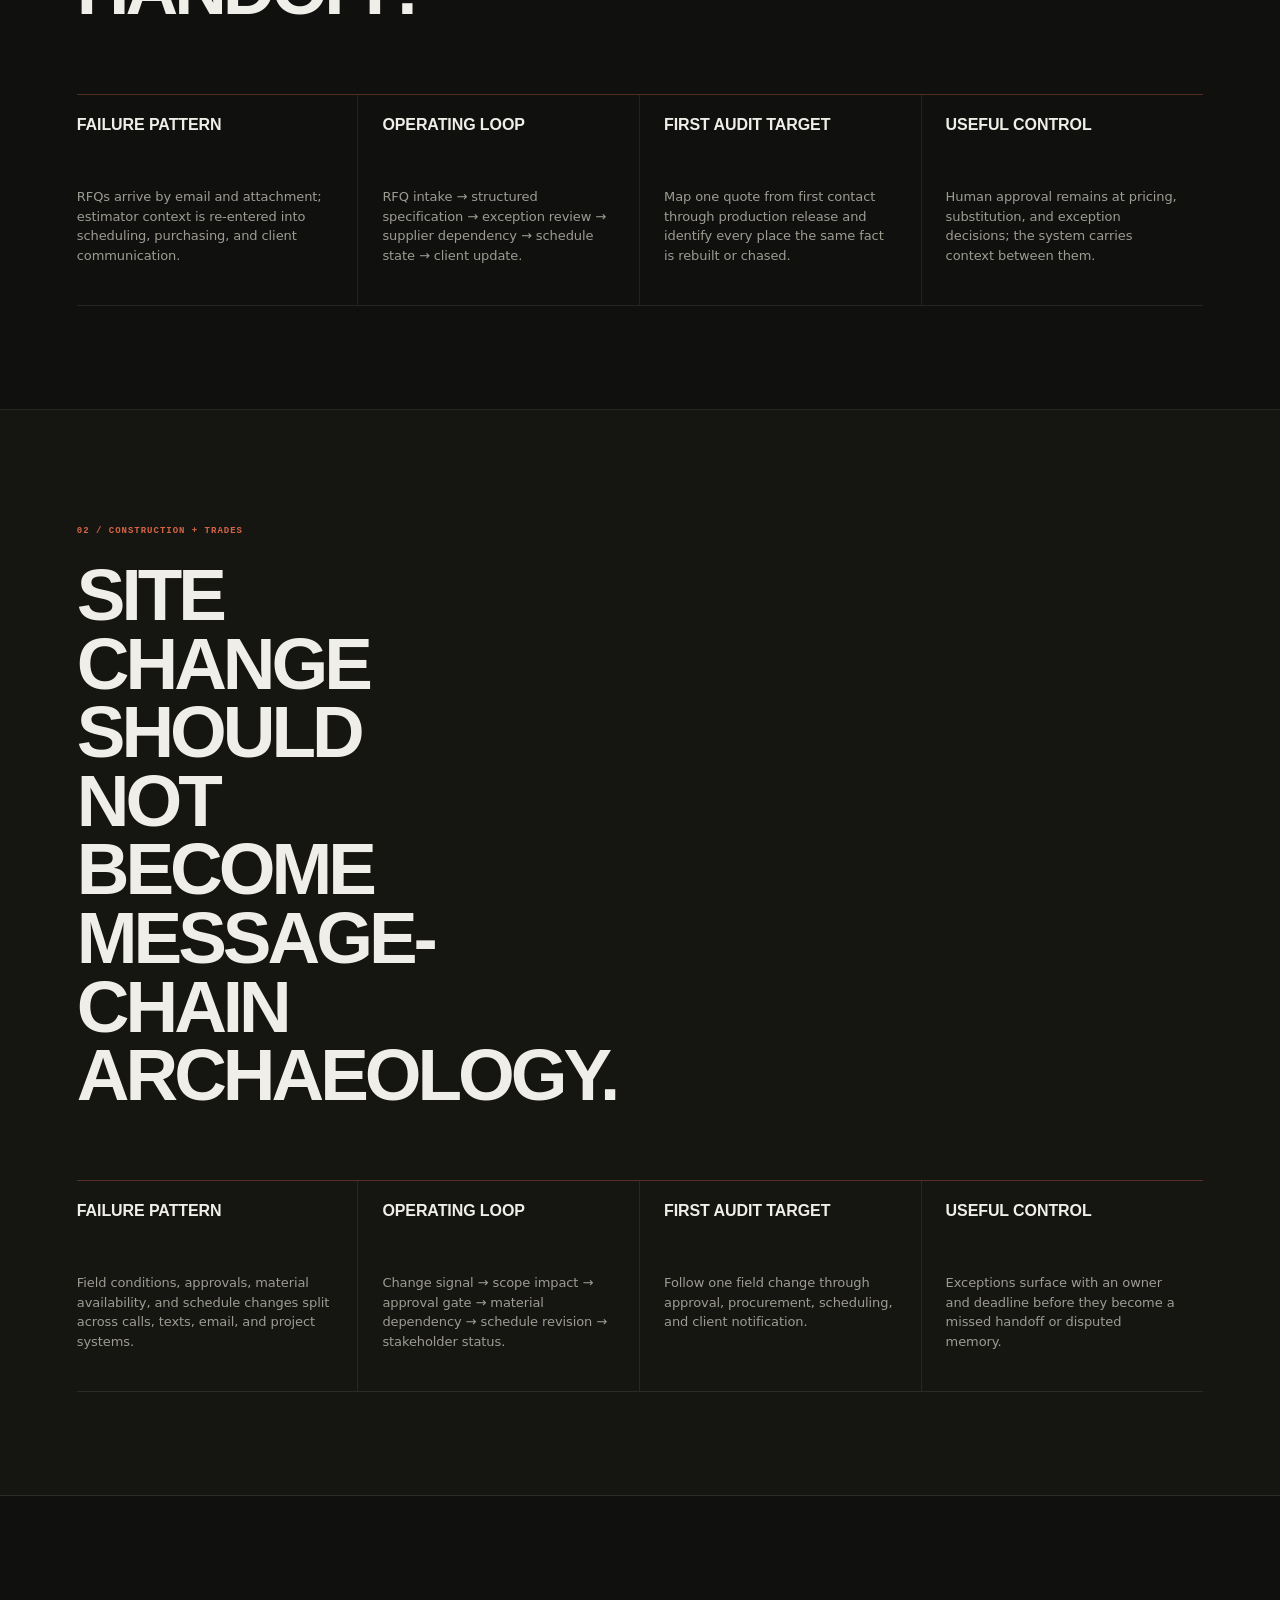
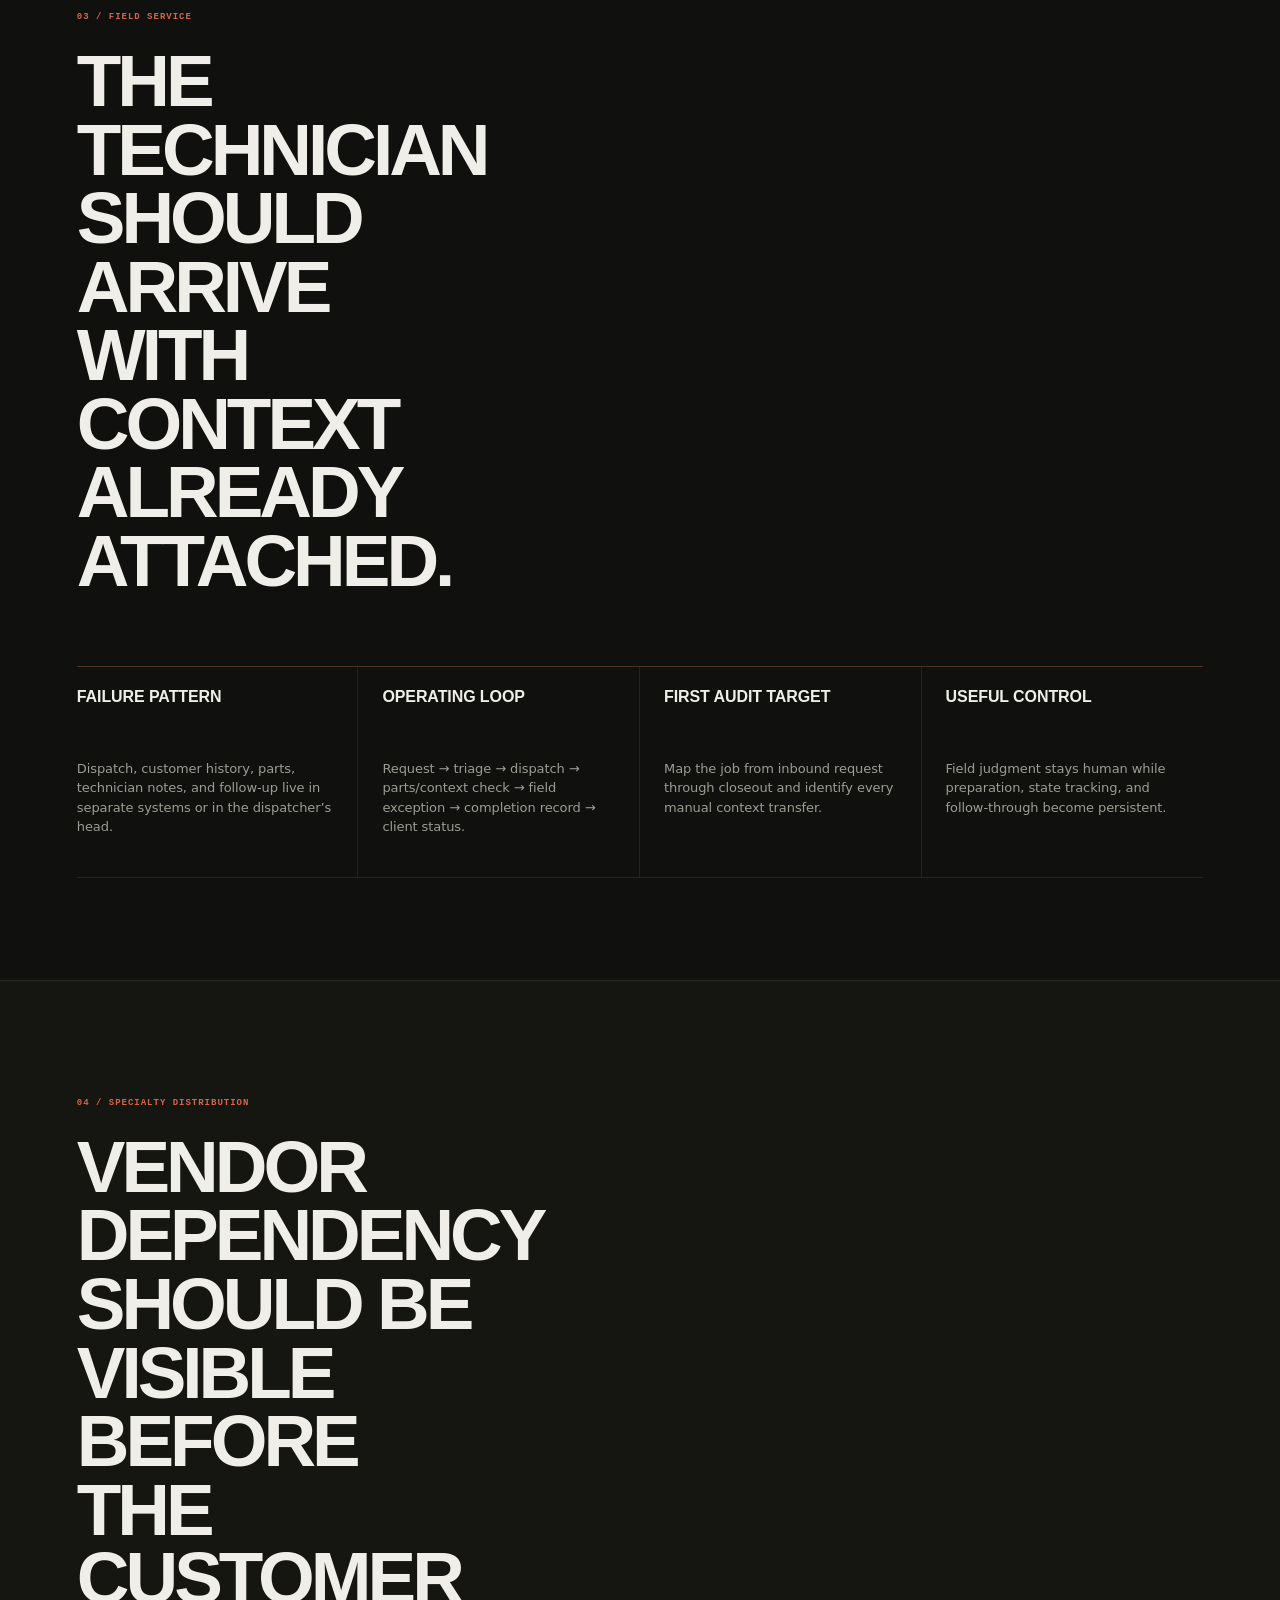
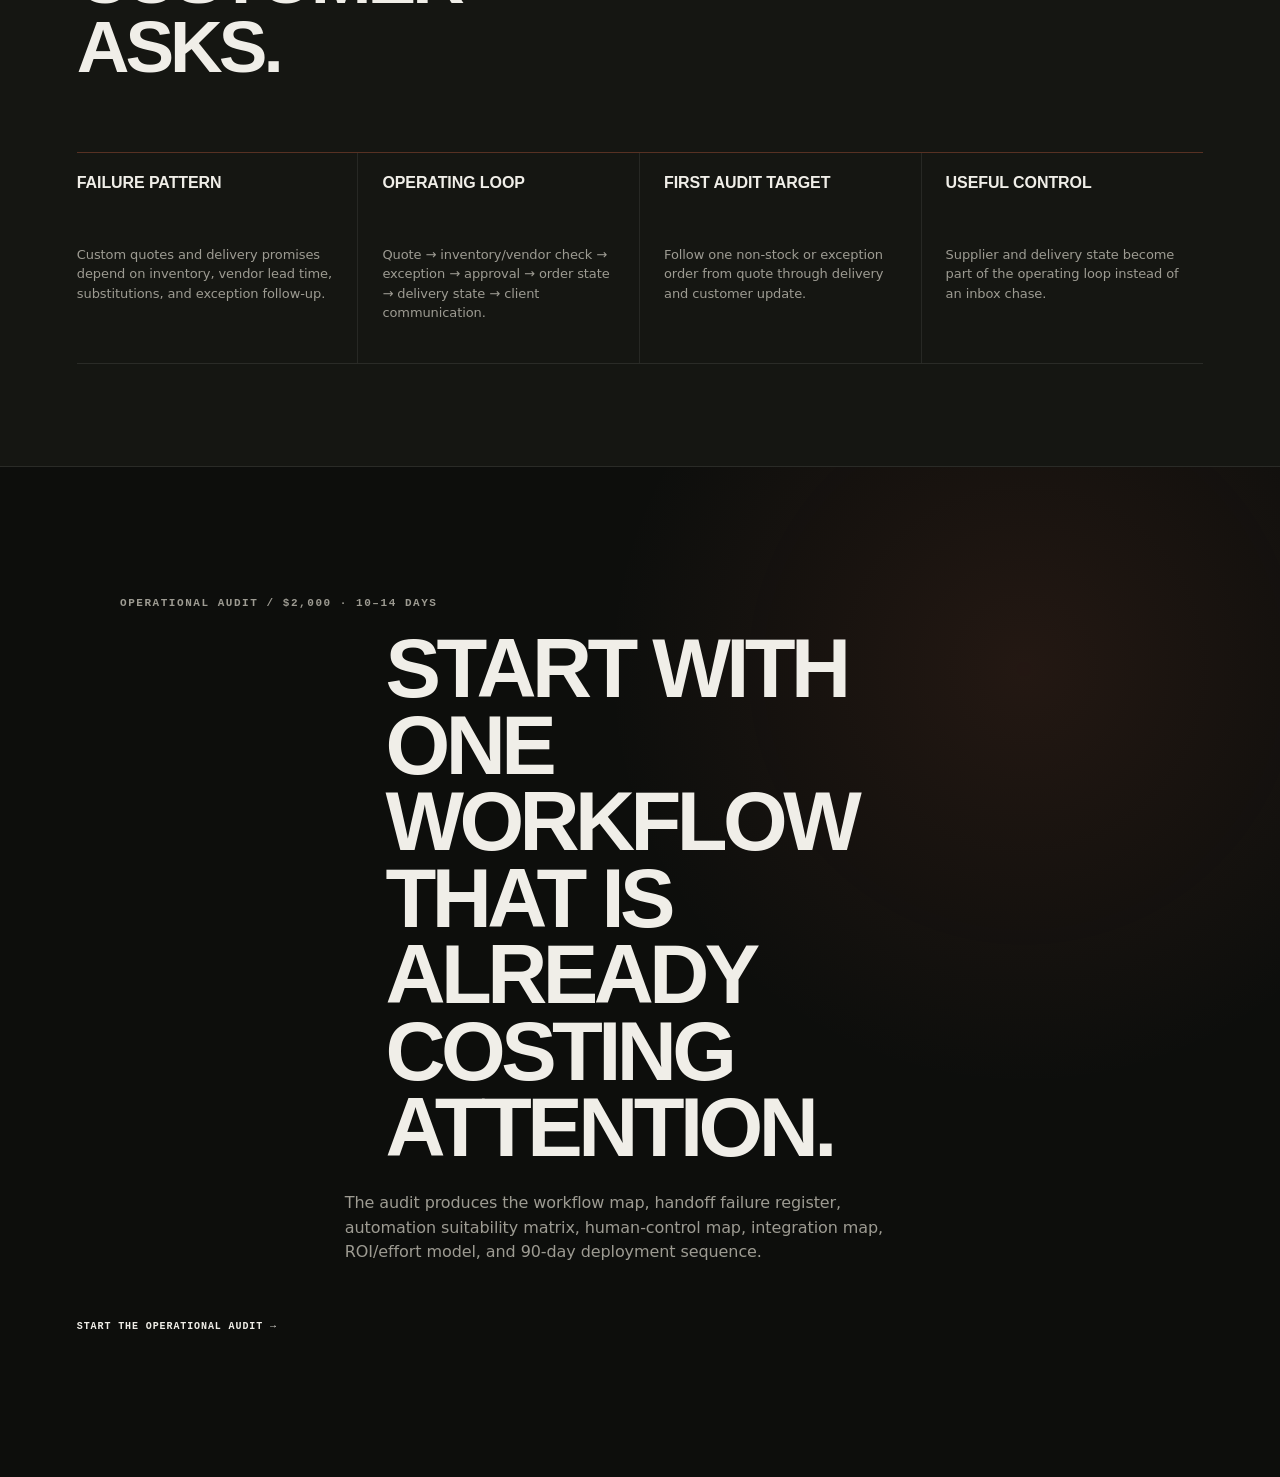
<file: deployfwd-preview/deploy-fwd-industries.html>
<!doctype html>
<html lang="en">
<head>
  <meta charset="utf-8">
  <meta name="viewport" content="width=device-width, initial-scale=1, viewport-fit=cover">
  <title>Deploy FWD Industries | where handoff debt compounds</title>
  <meta name="description" content="Deploy FWD operating patterns for custom manufacturing, construction and trades, field service, and specialty distribution.">
  <meta name="theme-color" content="#0d0e0c">
  <meta name="robots" content="index,follow">
  <link rel="canonical" href="https://deployfwd.ai/deploy-fwd-industries.html">
  <link rel="stylesheet" href="assets/scrollcraft/scrollcraft.css">
  <link rel="stylesheet" href="assets/deploy-fwd.css">
</head>
<body class="df-page df-route-page">
  <a class="df-skip" href="#main">Skip to content</a>
  <div class="sc-grain" aria-hidden="true"></div>

  <header class="df-route-header">
    <a href="index.html" class="df-route-brand">Deploy <span>FWD</span></a>
    <a href="mailto:hello@deployfwd.ai?subject=Operational%20Audit%20Inquiry">Operational Audit · $2K ↗</a>
  </header>

  <main id="main">
    <section class="df-route-hero">
      <div>
        <p class="df-label">Industry routes / operating patterns</p>
        <h1>Best fit: custom work with real exceptions.</h1>
        <p>Deploy FWD is strongest where quoting, scheduling, suppliers, approvals, and client status are connected—but still carried between people by memory and manual follow-up.</p>
      </div>
    </section>

    <nav class="df-route-index" aria-label="Industry routes">
      <a href="#fabrication"><span>01</span>Fabrication + custom manufacturing</a>
      <a href="#construction"><span>02</span>Construction + trades</a>
      <a href="#field-service"><span>03</span>Field service</a>
      <a href="#distribution"><span>04</span>Specialty distribution</a>
    </nav>

    <section id="fabrication" class="df-route-section">
      <div class="df-route-section-head">
        <span>01 / FABRICATION + CUSTOM MANUFACTURING</span>
        <h2>Quote detail should not be rebuilt at every handoff.</h2>
      </div>
      <div class="df-route-register">
        <article><strong>Failure pattern</strong><p>RFQs arrive by email and attachment; estimator context is re-entered into scheduling, purchasing, and client communication.</p></article>
        <article><strong>Operating loop</strong><p>RFQ intake → structured specification → exception review → supplier dependency → schedule state → client update.</p></article>
        <article><strong>First audit target</strong><p>Map one quote from first contact through production release and identify every place the same fact is rebuilt or chased.</p></article>
        <article><strong>Useful control</strong><p>Human approval remains at pricing, substitution, and exception decisions; the system carries context between them.</p></article>
      </div>
    </section>

    <section id="construction" class="df-route-section df-route-section--alt">
      <div class="df-route-section-head">
        <span>02 / CONSTRUCTION + TRADES</span>
        <h2>Site change should not become message-chain archaeology.</h2>
      </div>
      <div class="df-route-register">
        <article><strong>Failure pattern</strong><p>Field conditions, approvals, material availability, and schedule changes split across calls, texts, email, and project systems.</p></article>
        <article><strong>Operating loop</strong><p>Change signal → scope impact → approval gate → material dependency → schedule revision → stakeholder status.</p></article>
        <article><strong>First audit target</strong><p>Follow one field change through approval, procurement, scheduling, and client notification.</p></article>
        <article><strong>Useful control</strong><p>Exceptions surface with an owner and deadline before they become a missed handoff or disputed memory.</p></article>
      </div>
    </section>

    <section id="field-service" class="df-route-section">
      <div class="df-route-section-head">
        <span>03 / FIELD SERVICE</span>
        <h2>The technician should arrive with context already attached.</h2>
      </div>
      <div class="df-route-register">
        <article><strong>Failure pattern</strong><p>Dispatch, customer history, parts, technician notes, and follow-up live in separate systems or in the dispatcher’s head.</p></article>
        <article><strong>Operating loop</strong><p>Request → triage → dispatch → parts/context check → field exception → completion record → client status.</p></article>
        <article><strong>First audit target</strong><p>Map the job from inbound request through closeout and identify every manual context transfer.</p></article>
        <article><strong>Useful control</strong><p>Field judgment stays human while preparation, state tracking, and follow-through become persistent.</p></article>
      </div>
    </section>

    <section id="distribution" class="df-route-section df-route-section--alt">
      <div class="df-route-section-head">
        <span>04 / SPECIALTY DISTRIBUTION</span>
        <h2>Vendor dependency should be visible before the customer asks.</h2>
      </div>
      <div class="df-route-register">
        <article><strong>Failure pattern</strong><p>Custom quotes and delivery promises depend on inventory, vendor lead time, substitutions, and exception follow-up.</p></article>
        <article><strong>Operating loop</strong><p>Quote → inventory/vendor check → exception → approval → order state → delivery state → client communication.</p></article>
        <article><strong>First audit target</strong><p>Follow one non-stock or exception order from quote through delivery and customer update.</p></article>
        <article><strong>Useful control</strong><p>Supplier and delivery state become part of the operating loop instead of an inbox chase.</p></article>
      </div>
    </section>

    <section class="df-route-cta">
      <p class="df-label">Operational Audit / $2,000 · 10–14 days</p>
      <h2>Start with one workflow that is already costing attention.</h2>
      <p>The audit produces the workflow map, handoff failure register, automation suitability matrix, human-control map, integration map, ROI/effort model, and 90-day deployment sequence.</p>
      <a href="mailto:hello@deployfwd.ai?subject=Operational%20Audit%20Inquiry">Start the Operational Audit →</a>
    </section>
  </main>
</body>
</html>
</file>
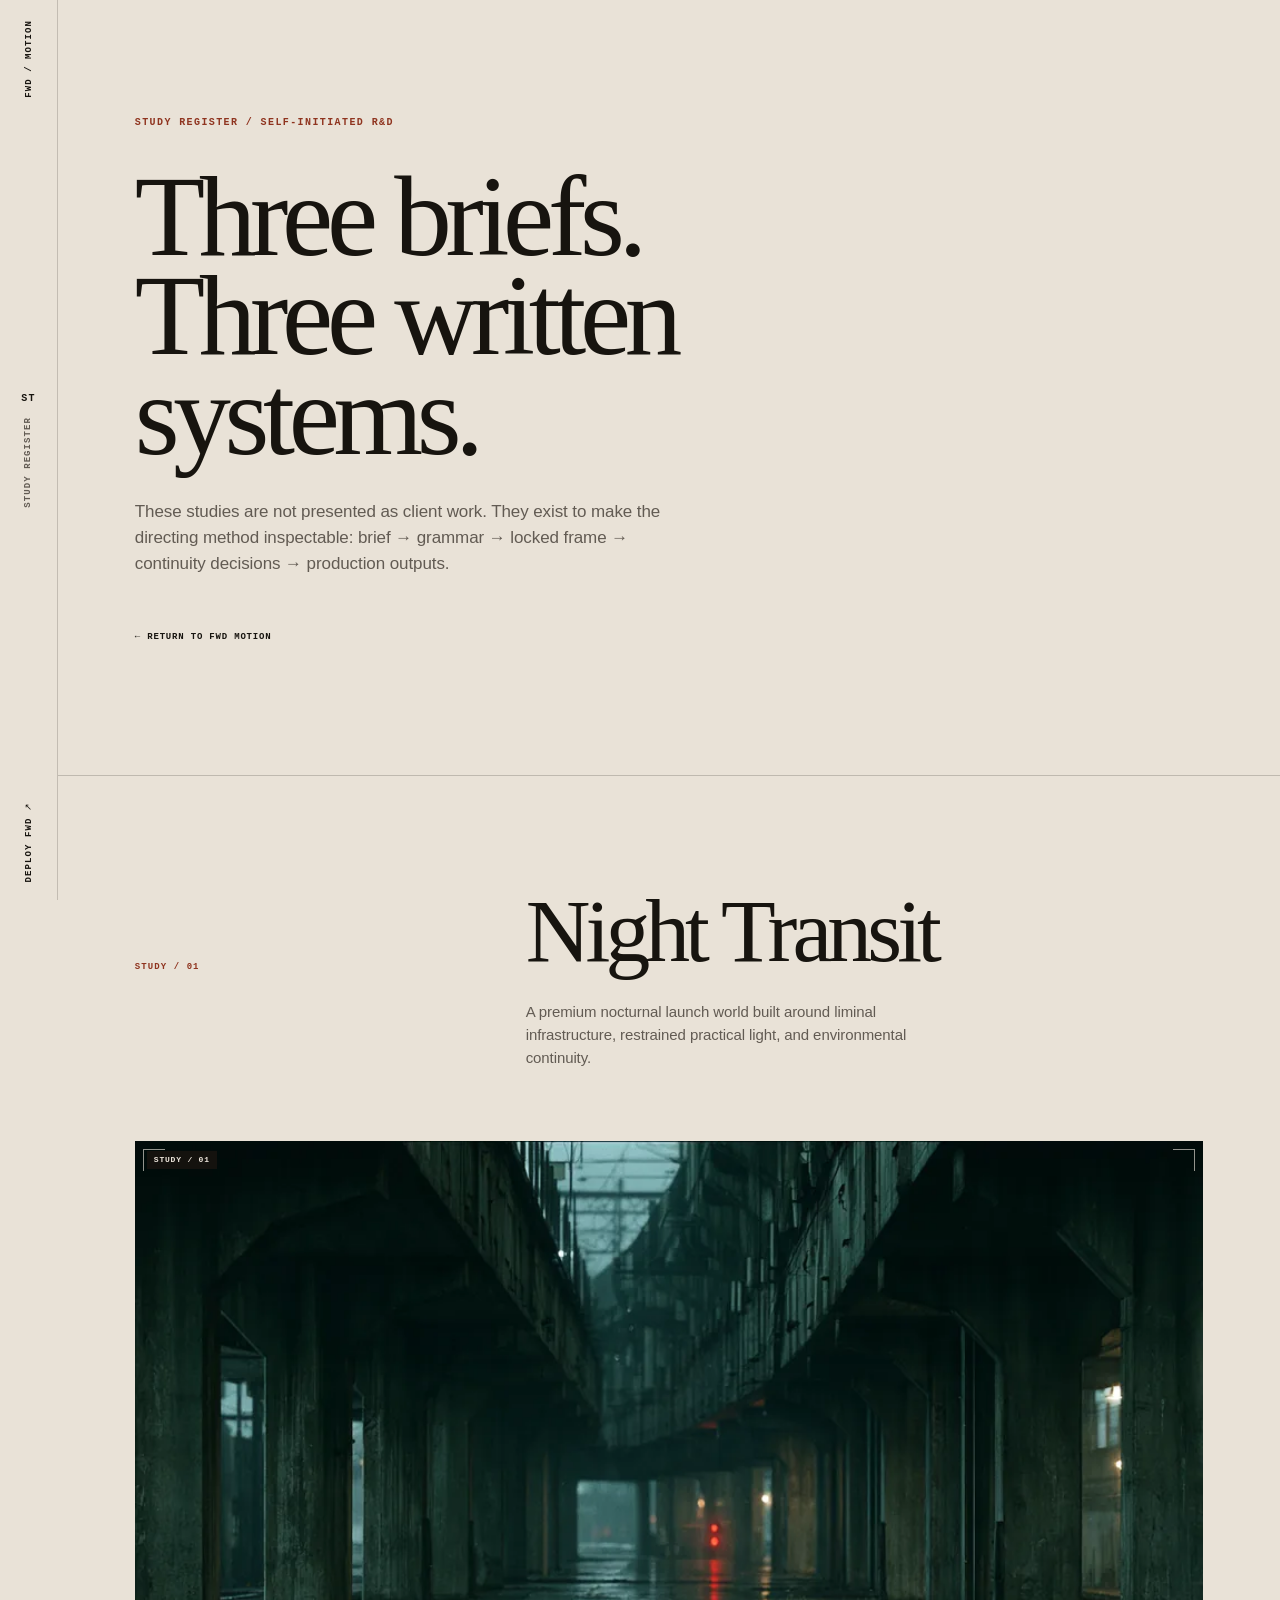
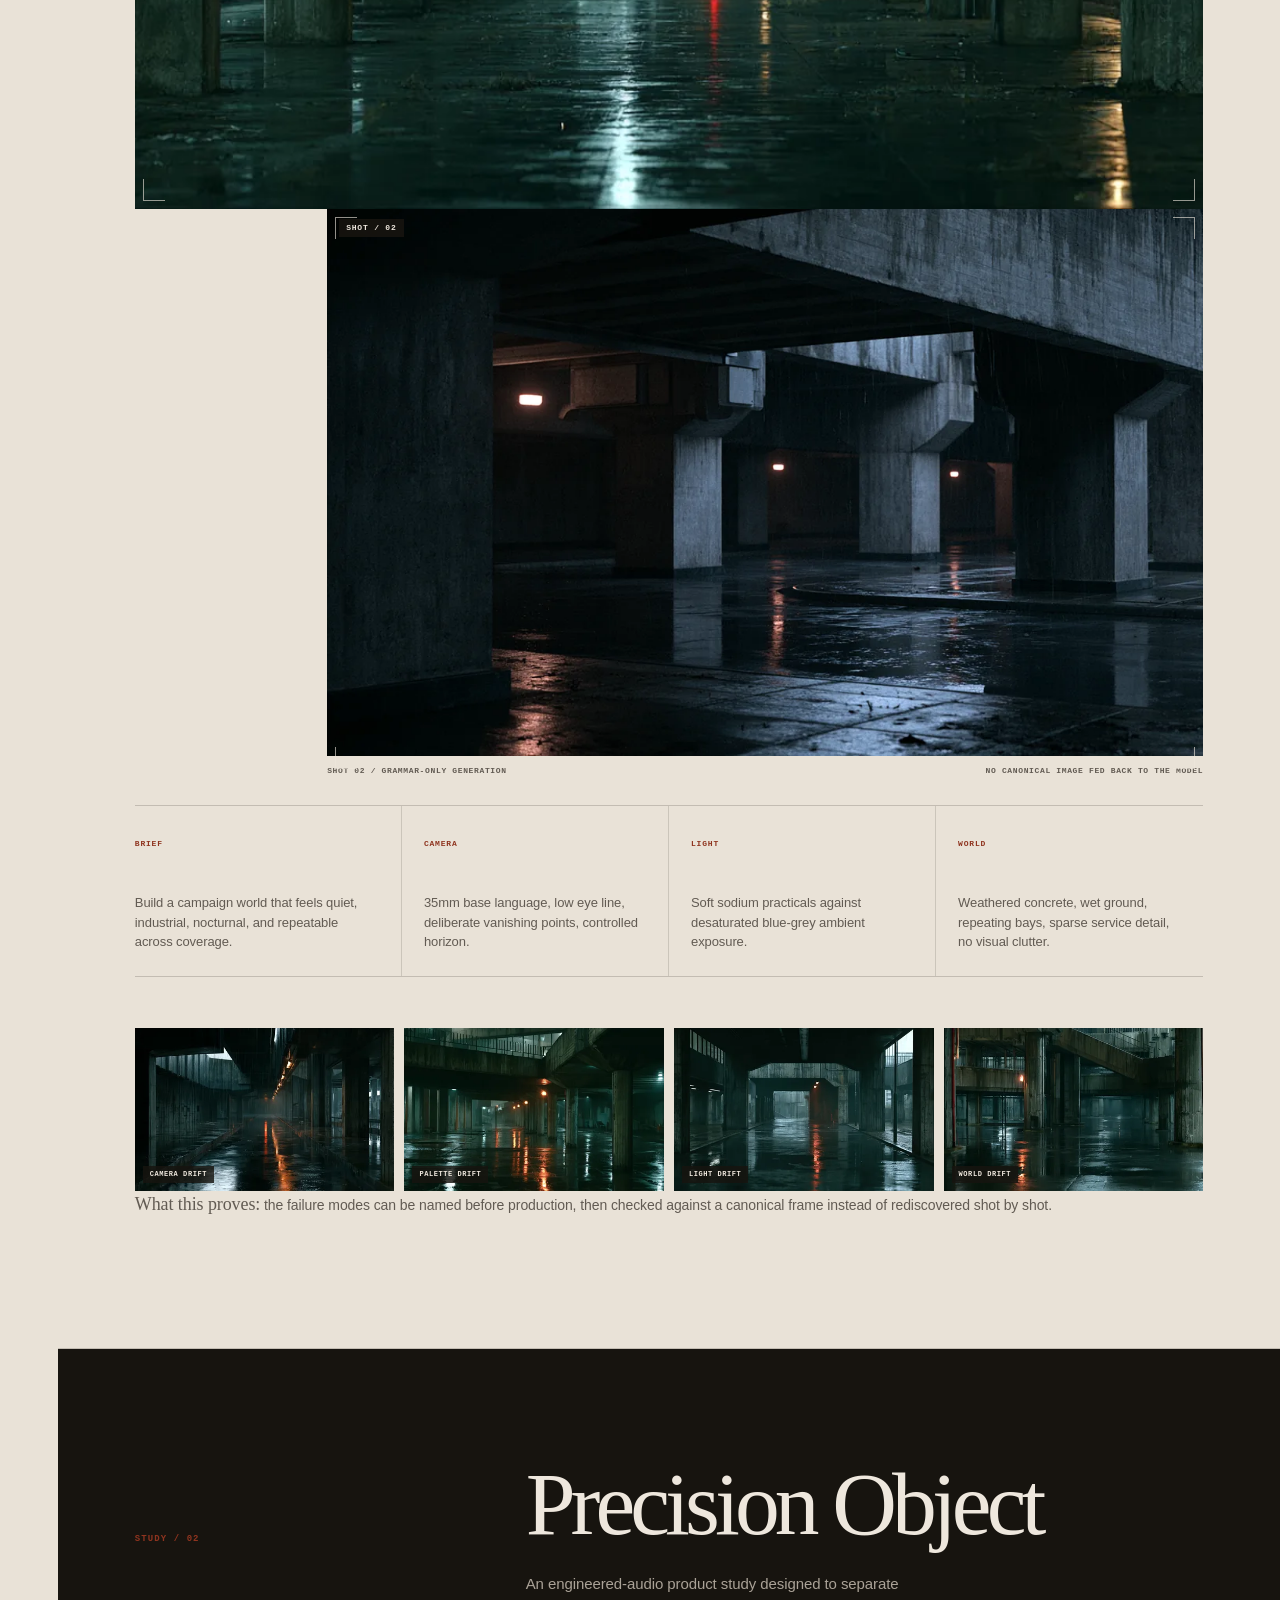
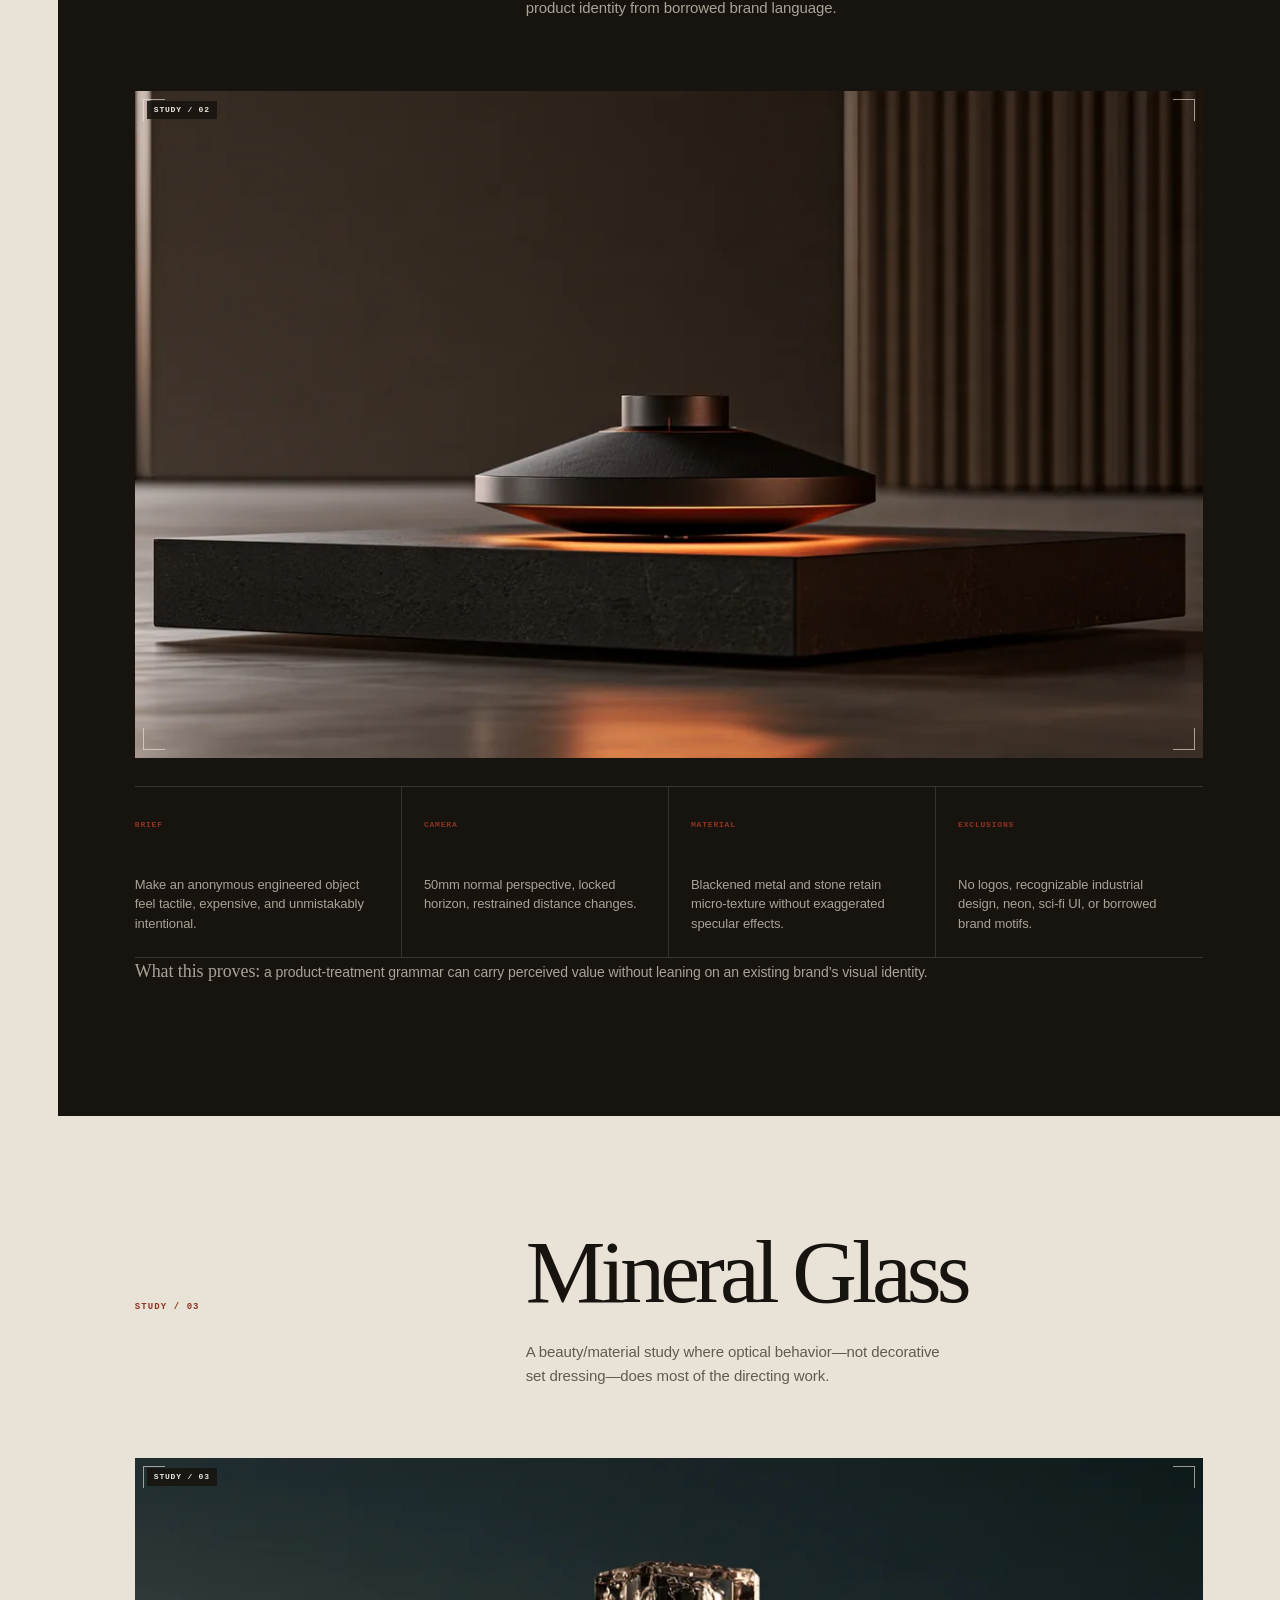
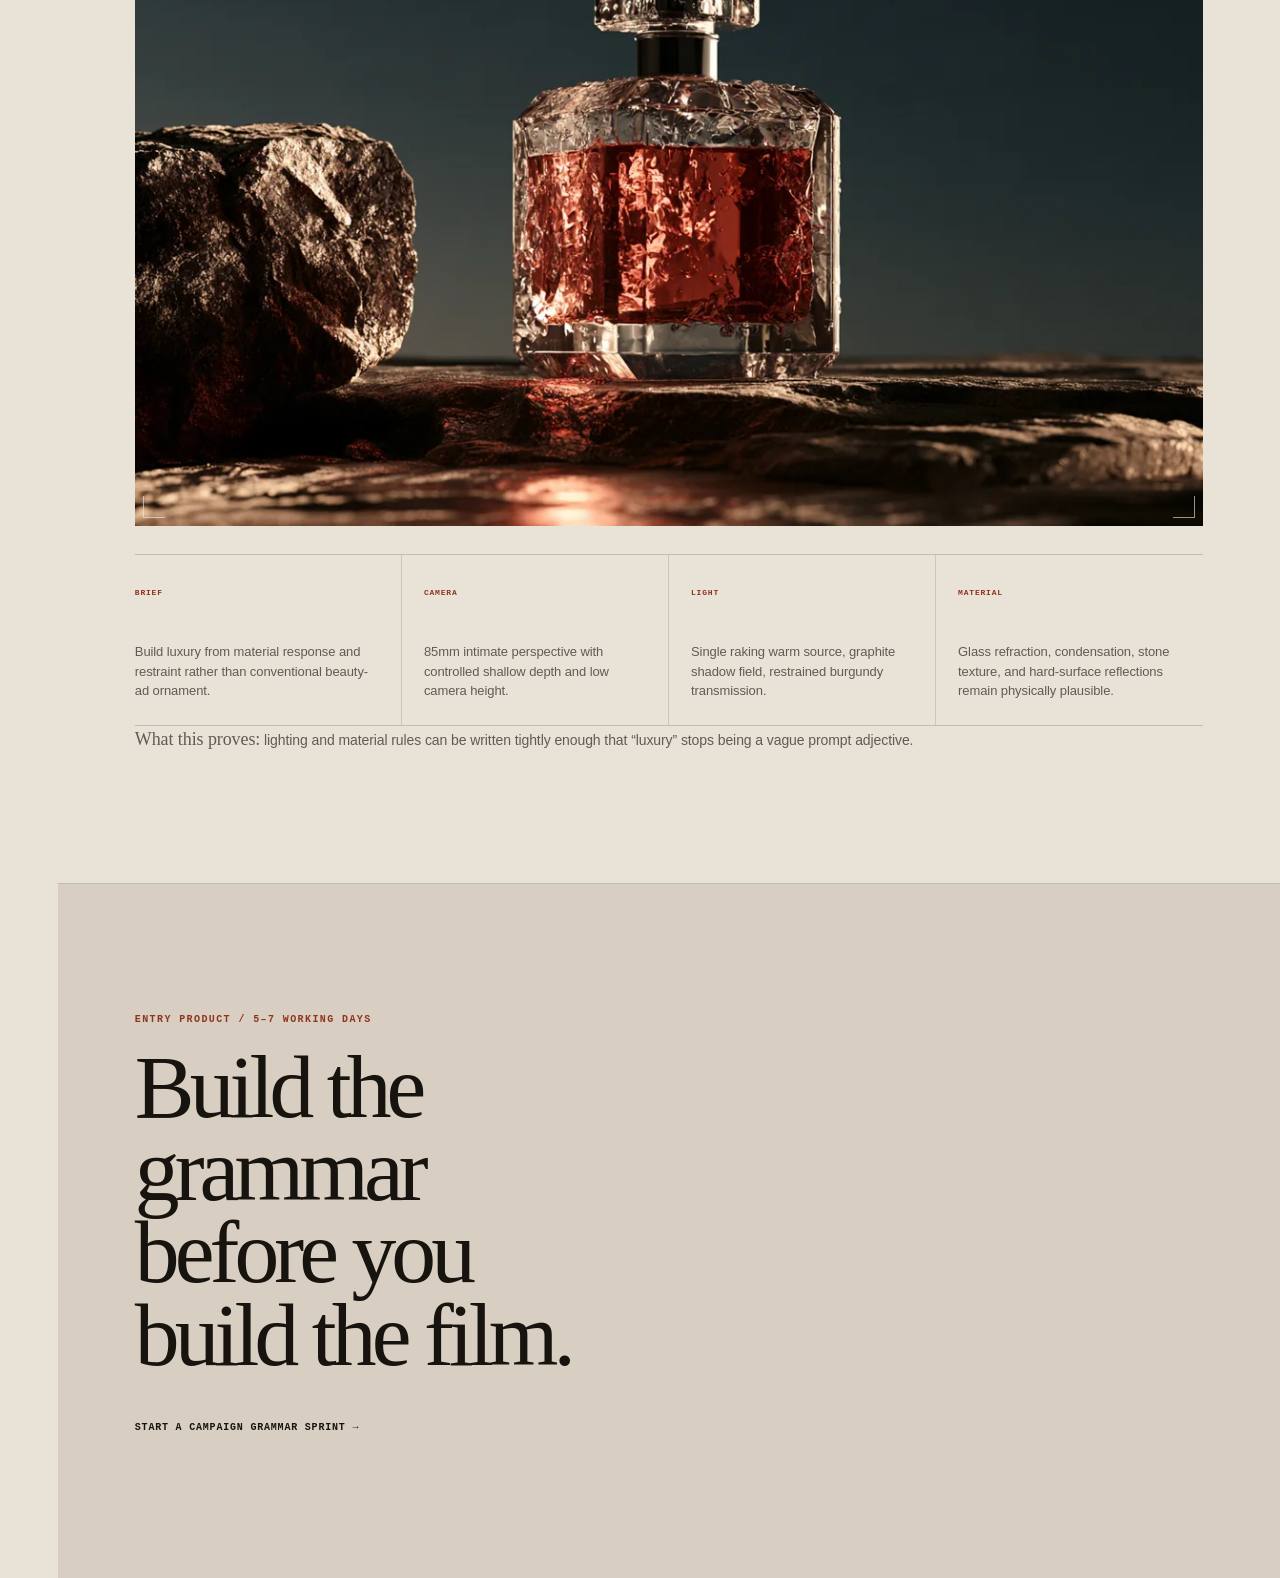
<file: deployfwd-preview/fwd-motion-studies.html>
<!doctype html>
<html lang="en">
<head>
  <meta charset="utf-8">
  <meta name="viewport" content="width=device-width, initial-scale=1, viewport-fit=cover">
  <title>FWD Motion Studies | cinematic grammar in evidence</title>
  <meta name="description" content="Self-initiated FWD Motion studies showing how camera, light, palette, world, and product-treatment rules become inspectable campaign systems.">
  <meta name="theme-color" content="#e9e2d7">
  <meta name="robots" content="index,follow">
  <link rel="canonical" href="https://deployfwd.ai/fwd-motion-studies.html">
  <link rel="stylesheet" href="assets/scrollcraft/scrollcraft.css">
  <link rel="stylesheet" href="assets/fwd-motion.css">
</head>
<body class="fm-page fm-study-page">
  <a class="fm-skip" href="#main">Skip to content</a>
  <aside class="fm-folio" aria-label="Study navigation">
    <a class="fm-folio-mark" href="fwd-motion.html">FWD / MOTION</a>
    <div class="fm-folio-current"><span>ST</span><strong>Study register</strong></div>
    <a class="fm-folio-parent" href="index.html">Deploy FWD ↗</a>
  </aside>

  <main id="main" class="fm-study-register">
    <header class="fm-study-register-head">
      <p class="fm-kicker">Study register / self-initiated R&amp;D</p>
      <h1>Three briefs.<br>Three written systems.</h1>
      <p>These studies are not presented as client work. They exist to make the directing method inspectable: brief → grammar → locked frame → continuity decisions → production outputs.</p>
      <a href="fwd-motion.html">← Return to FWD Motion</a>
    </header>

    <section id="night-transit" class="fm-case-study">
      <div class="fm-case-heading">
        <span>STUDY / 01</span>
        <h2>Night Transit</h2>
        <p>A premium nocturnal launch world built around liminal infrastructure, restrained practical light, and environmental continuity.</p>
      </div>
      <div class="fm-case-hero fm-frame fm-frame--negative" data-shot="STUDY / 01">
        <img
          src="assets/fwd-motion/world-frame-960.webp"
          srcset="assets/fwd-motion/world-frame-480.webp 480w, assets/fwd-motion/world-frame-720.webp 720w, assets/fwd-motion/world-frame-960.webp 960w"
          sizes="(max-width: 900px) 100vw, 72vw"
          width="960" height="600"
          alt="Canonical Night Transit world frame with wet brutalist infrastructure and sodium practical light">
      </div>
      <figure class="fm-case-secondary fm-frame fm-frame--negative" data-shot="SHOT / 02">
        <img
          src="assets/fwd-motion/study-night-transit-coverage-1120.webp"
          srcset="assets/fwd-motion/study-night-transit-coverage-480.webp 480w, assets/fwd-motion/study-night-transit-coverage-720.webp 720w, assets/fwd-motion/study-night-transit-coverage-1120.webp 1120w"
          sizes="(max-width: 900px) 100vw, 62vw"
          width="1120" height="700"
          loading="lazy"
          alt="Alternate Night Transit coverage frame generated from the written grammar without the canonical frame as an image reference">
        <figcaption><span>SHOT 02 / GRAMMAR-ONLY GENERATION</span><span>No canonical image fed back to the model</span></figcaption>
      </figure>

      <div class="fm-case-register">
        <article><span>Brief</span><p>Build a campaign world that feels quiet, industrial, nocturnal, and repeatable across coverage.</p></article>
        <article><span>Camera</span><p>35mm base language, low eye line, deliberate vanishing points, controlled horizon.</p></article>
        <article><span>Light</span><p>Soft sodium practicals against desaturated blue-grey ambient exposure.</p></article>
        <article><span>World</span><p>Weathered concrete, wet ground, repeating bays, sparse service detail, no visual clutter.</p></article>
      </div>
      <div class="fm-case-drift">
        <div><img src="assets/fwd-motion/drift-camera-480.webp" width="480" height="300" loading="lazy" alt="Night Transit camera-drift study"><span>Camera drift</span></div>
        <div><img src="assets/fwd-motion/drift-palette-480.webp" width="480" height="300" loading="lazy" alt="Night Transit palette-drift study"><span>Palette drift</span></div>
        <div><img src="assets/fwd-motion/drift-light-480.webp" width="480" height="300" loading="lazy" alt="Night Transit light-drift study"><span>Light drift</span></div>
        <div><img src="assets/fwd-motion/drift-world-480.webp" width="480" height="300" loading="lazy" alt="Night Transit world-drift study"><span>World drift</span></div>
      </div>
      <p class="fm-case-note"><strong>What this proves:</strong> the failure modes can be named before production, then checked against a canonical frame instead of rediscovered shot by shot.</p>
    </section>

    <section id="precision-object" class="fm-case-study fm-case-study--ink">
      <div class="fm-case-heading">
        <span>STUDY / 02</span>
        <h2>Precision Object</h2>
        <p>An engineered-audio product study designed to separate product identity from borrowed brand language.</p>
      </div>
      <div class="fm-case-hero fm-frame fm-frame--negative" data-shot="STUDY / 02">
        <img
          src="assets/fwd-motion/study-precision-product-1120.webp"
          srcset="assets/fwd-motion/study-precision-product-480.webp 480w, assets/fwd-motion/study-precision-product-720.webp 720w, assets/fwd-motion/study-precision-product-1120.webp 1120w"
          sizes="(max-width: 900px) 100vw, 72vw"
          width="1120" height="700"
          loading="lazy"
          alt="Unbranded precision audio object on a black plinth with warm edge light">
      </div>
      <div class="fm-case-register">
        <article><span>Brief</span><p>Make an anonymous engineered object feel tactile, expensive, and unmistakably intentional.</p></article>
        <article><span>Camera</span><p>50mm normal perspective, locked horizon, restrained distance changes.</p></article>
        <article><span>Material</span><p>Blackened metal and stone retain micro-texture without exaggerated specular effects.</p></article>
        <article><span>Exclusions</span><p>No logos, recognizable industrial design, neon, sci-fi UI, or borrowed brand motifs.</p></article>
      </div>
      <p class="fm-case-note"><strong>What this proves:</strong> a product-treatment grammar can carry perceived value without leaning on an existing brand’s visual identity.</p>
    </section>

    <section id="mineral-glass" class="fm-case-study">
      <div class="fm-case-heading">
        <span>STUDY / 03</span>
        <h2>Mineral Glass</h2>
        <p>A beauty/material study where optical behavior—not decorative set dressing—does most of the directing work.</p>
      </div>
      <div class="fm-case-hero fm-frame fm-frame--negative" data-shot="STUDY / 03">
        <img
          src="assets/fwd-motion/study-beauty-material-1120.webp"
          srcset="assets/fwd-motion/study-beauty-material-480.webp 480w, assets/fwd-motion/study-beauty-material-720.webp 720w, assets/fwd-motion/study-beauty-material-1120.webp 1120w"
          sizes="(max-width: 900px) 100vw, 72vw"
          width="1120" height="700"
          loading="lazy"
          alt="Faceted unbranded glass vessel and dark mineral stone under raking light">
      </div>
      <div class="fm-case-register">
        <article><span>Brief</span><p>Build luxury from material response and restraint rather than conventional beauty-ad ornament.</p></article>
        <article><span>Camera</span><p>85mm intimate perspective with controlled shallow depth and low camera height.</p></article>
        <article><span>Light</span><p>Single raking warm source, graphite shadow field, restrained burgundy transmission.</p></article>
        <article><span>Material</span><p>Glass refraction, condensation, stone texture, and hard-surface reflections remain physically plausible.</p></article>
      </div>
      <p class="fm-case-note"><strong>What this proves:</strong> lighting and material rules can be written tightly enough that “luxury” stops being a vague prompt adjective.</p>
    </section>

    <section class="fm-study-register-cta">
      <p class="fm-kicker">Entry product / 5–7 working days</p>
      <h2>Build the grammar before you build the film.</h2>
      <a href="mailto:hello@deployfwd.ai?subject=FWD%20Motion%20Campaign%20Grammar%20Sprint">Start a Campaign Grammar Sprint →</a>
    </section>
  </main>
</body>
</html>
</file>
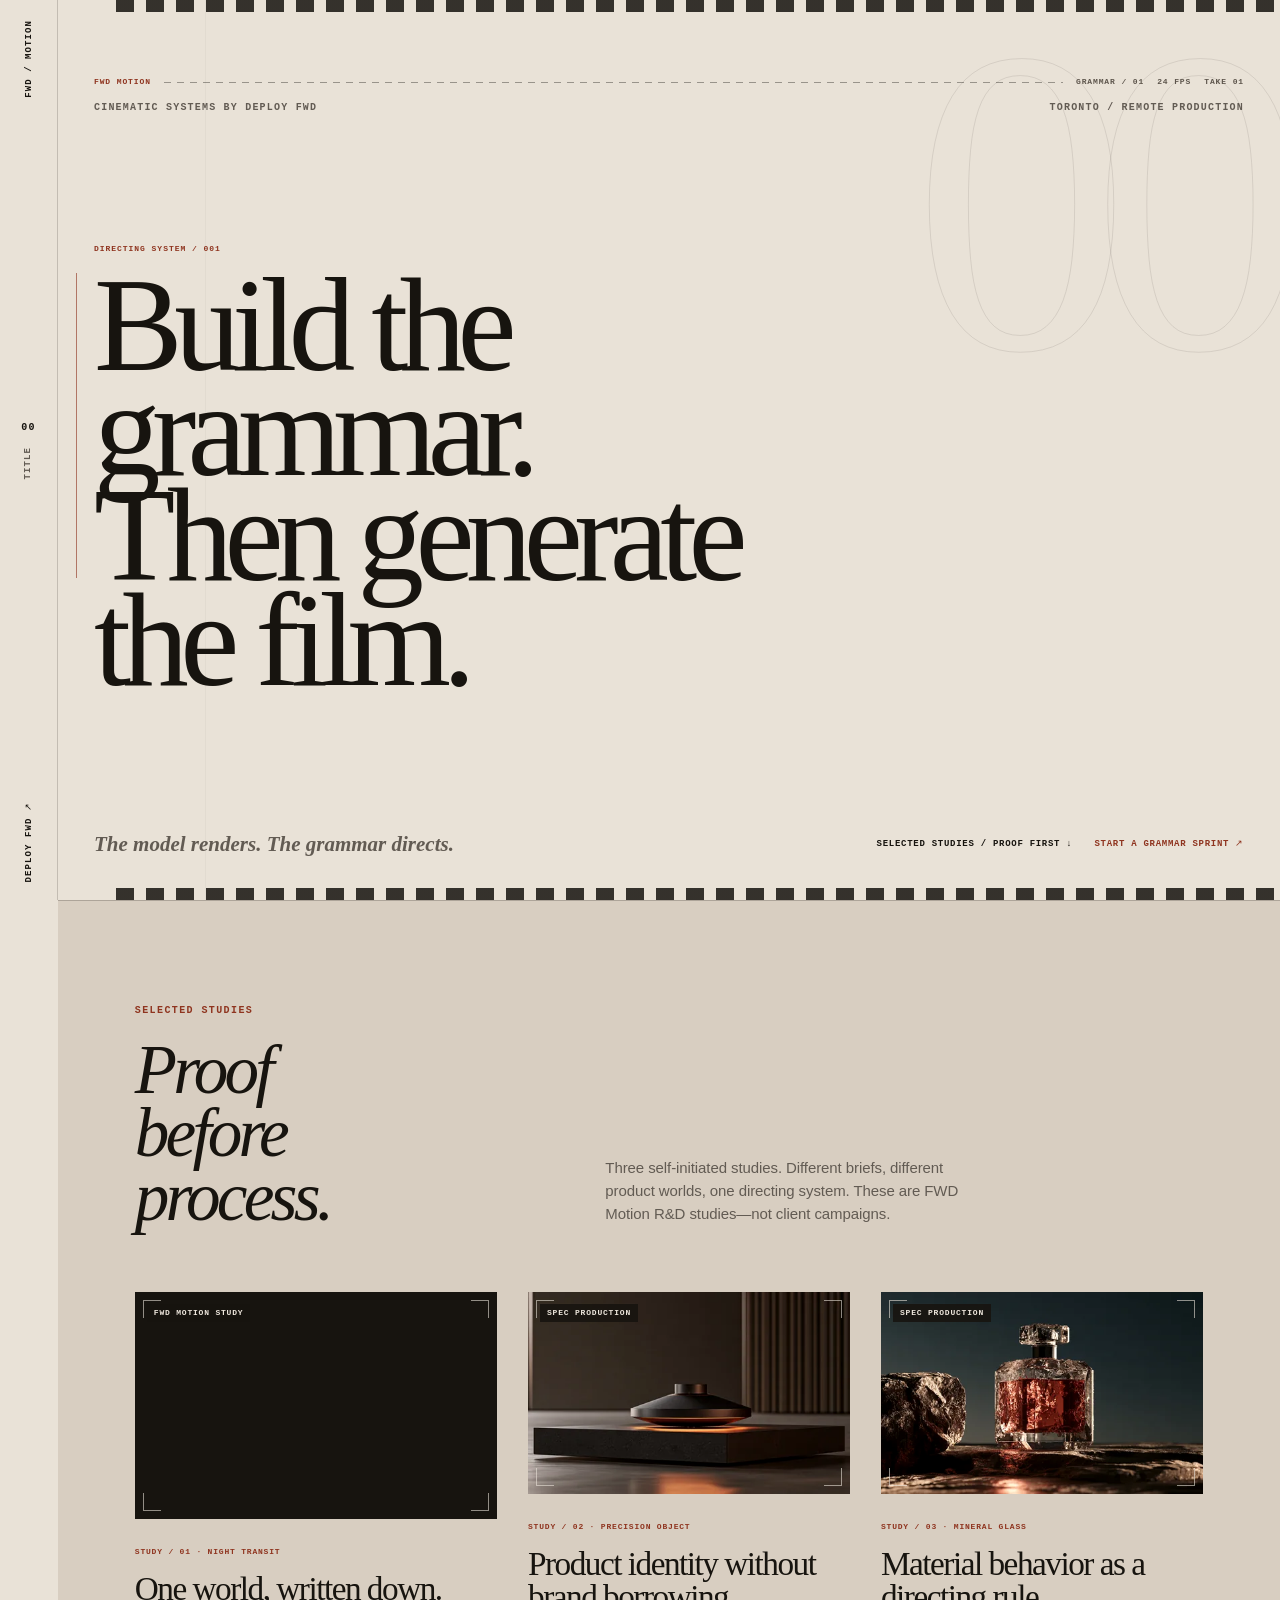
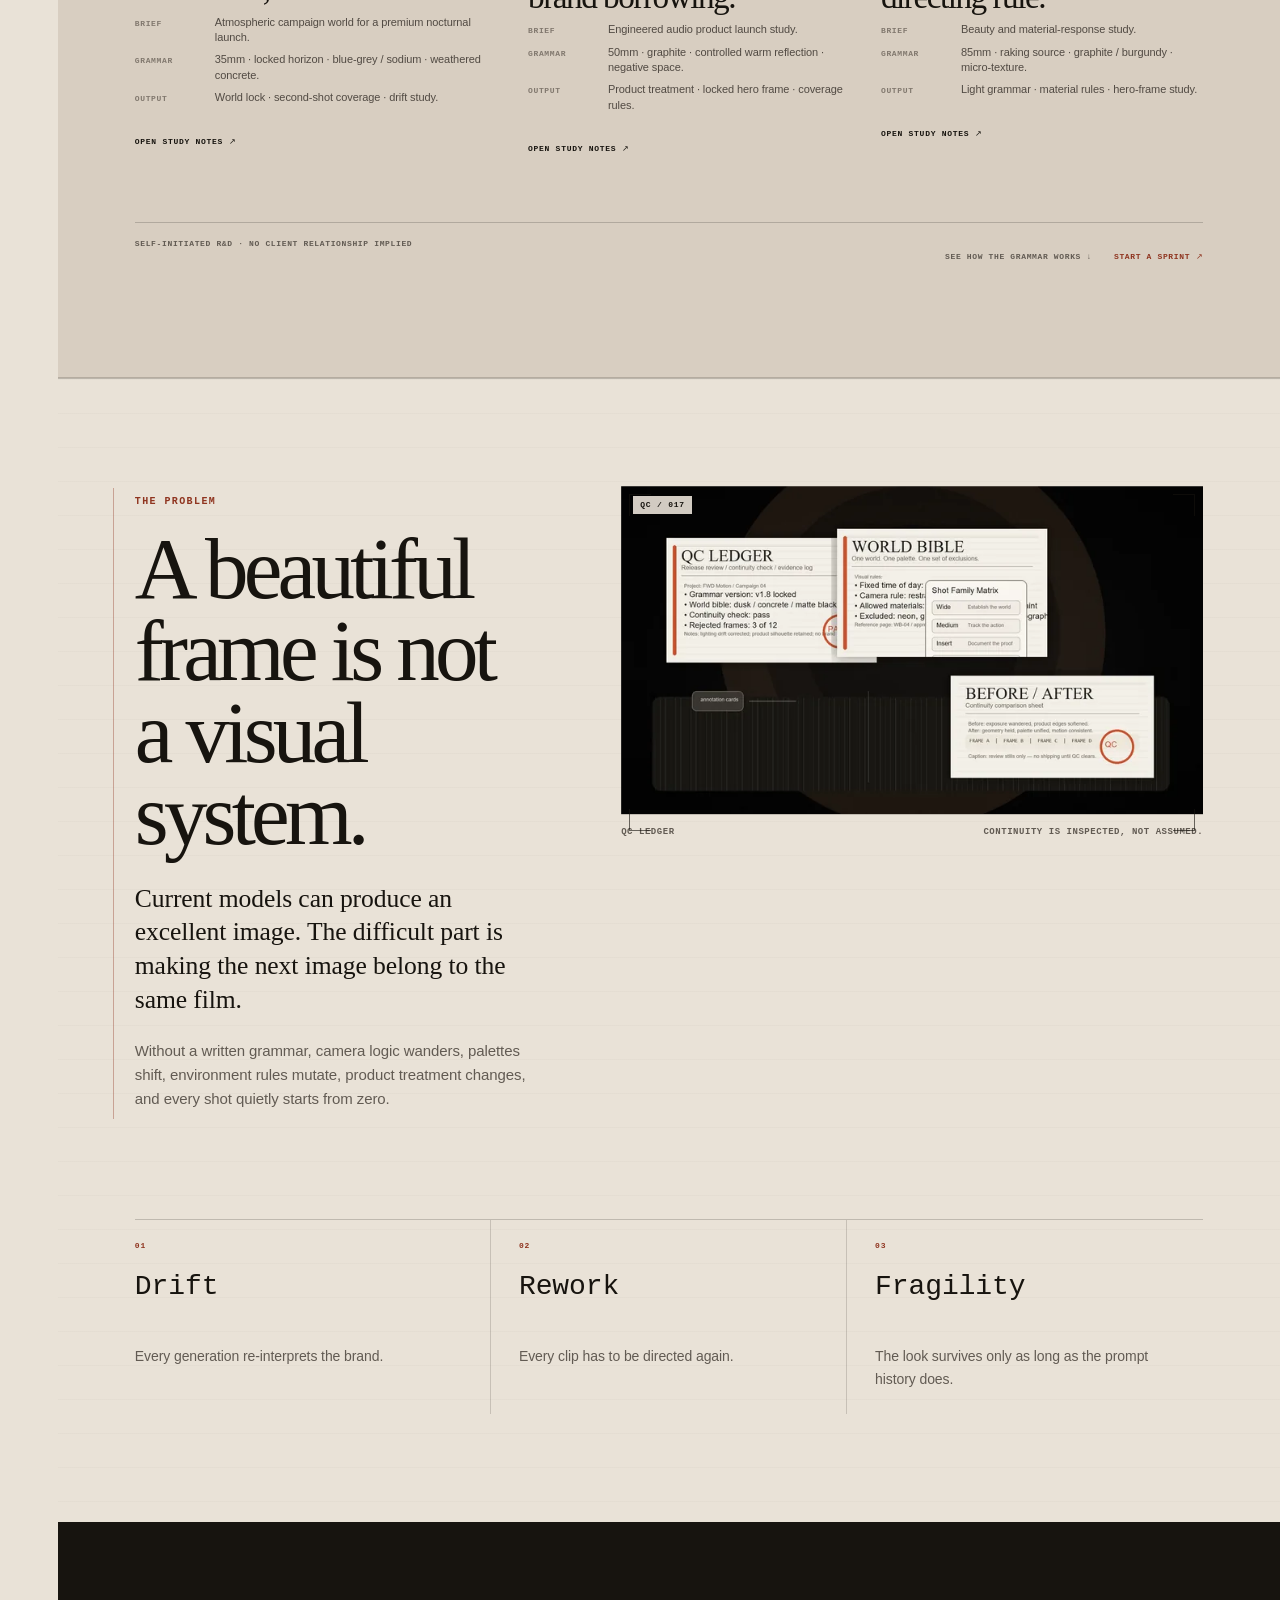
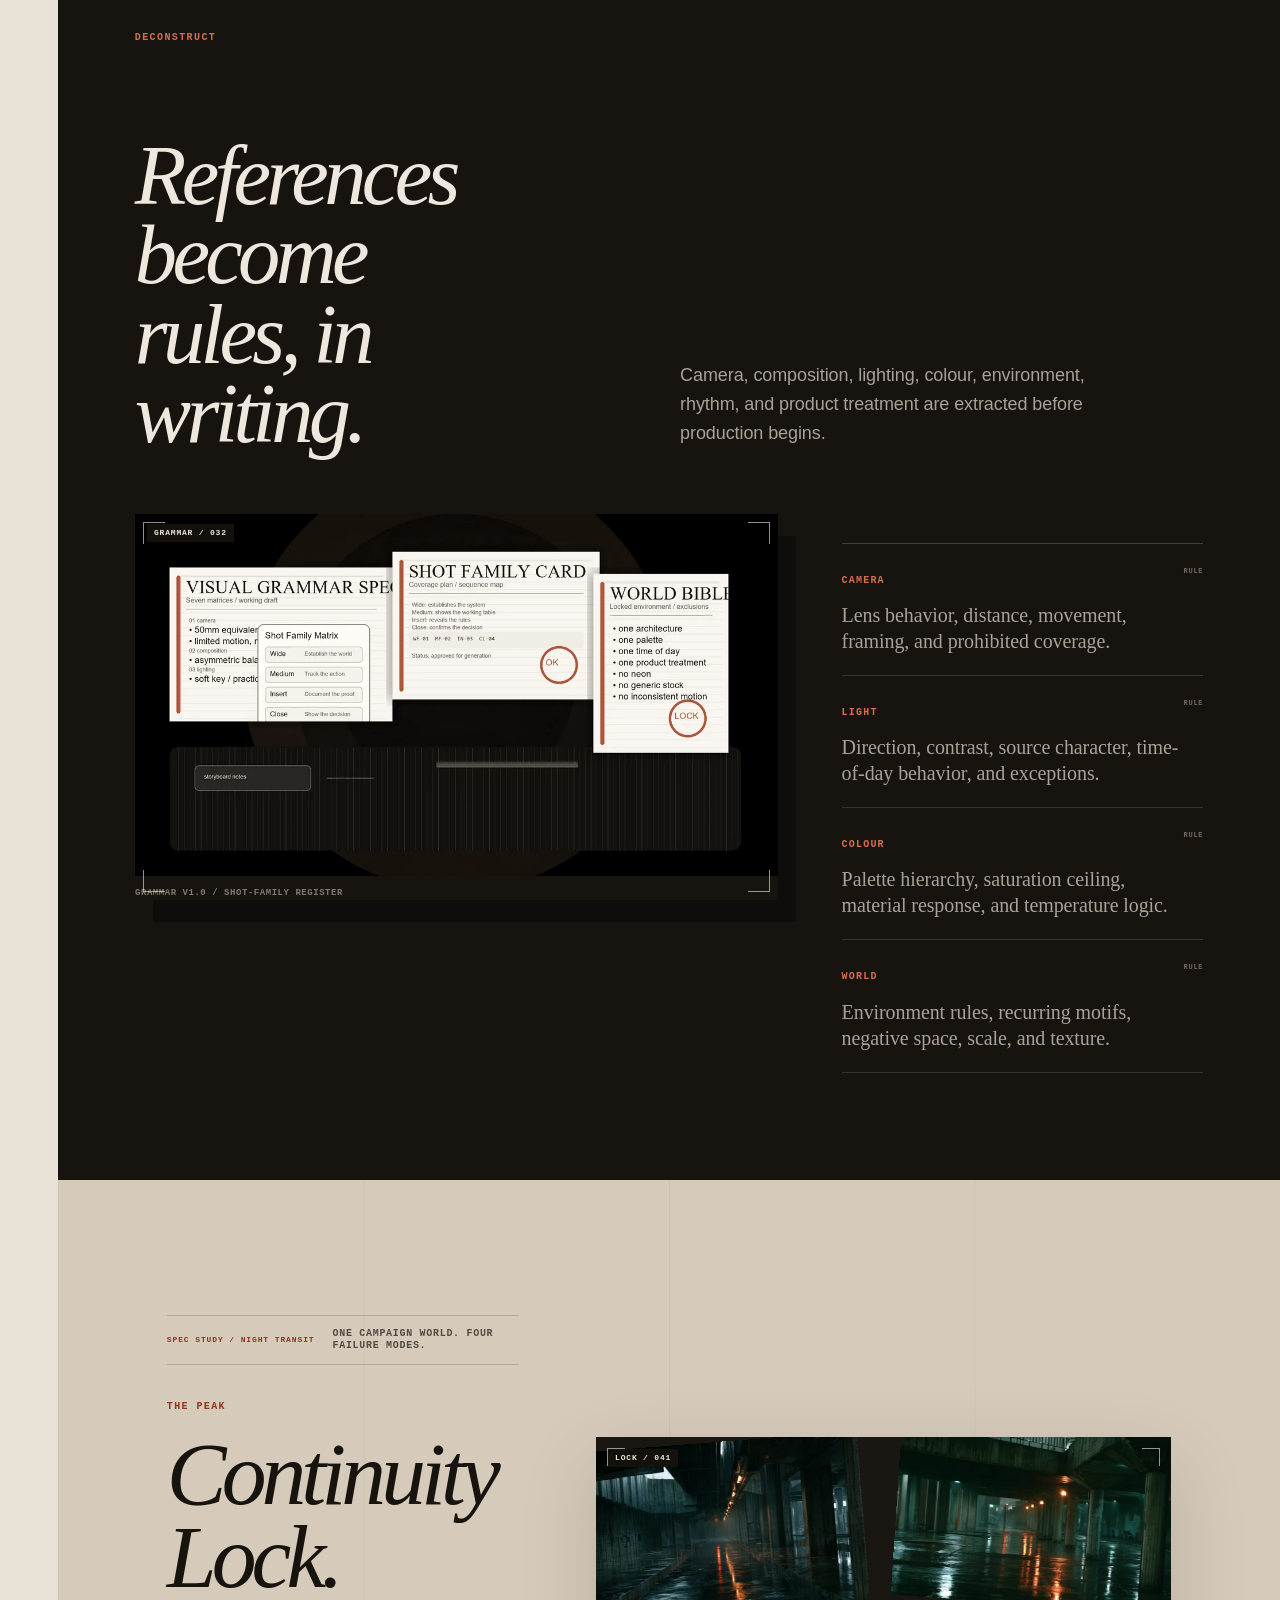
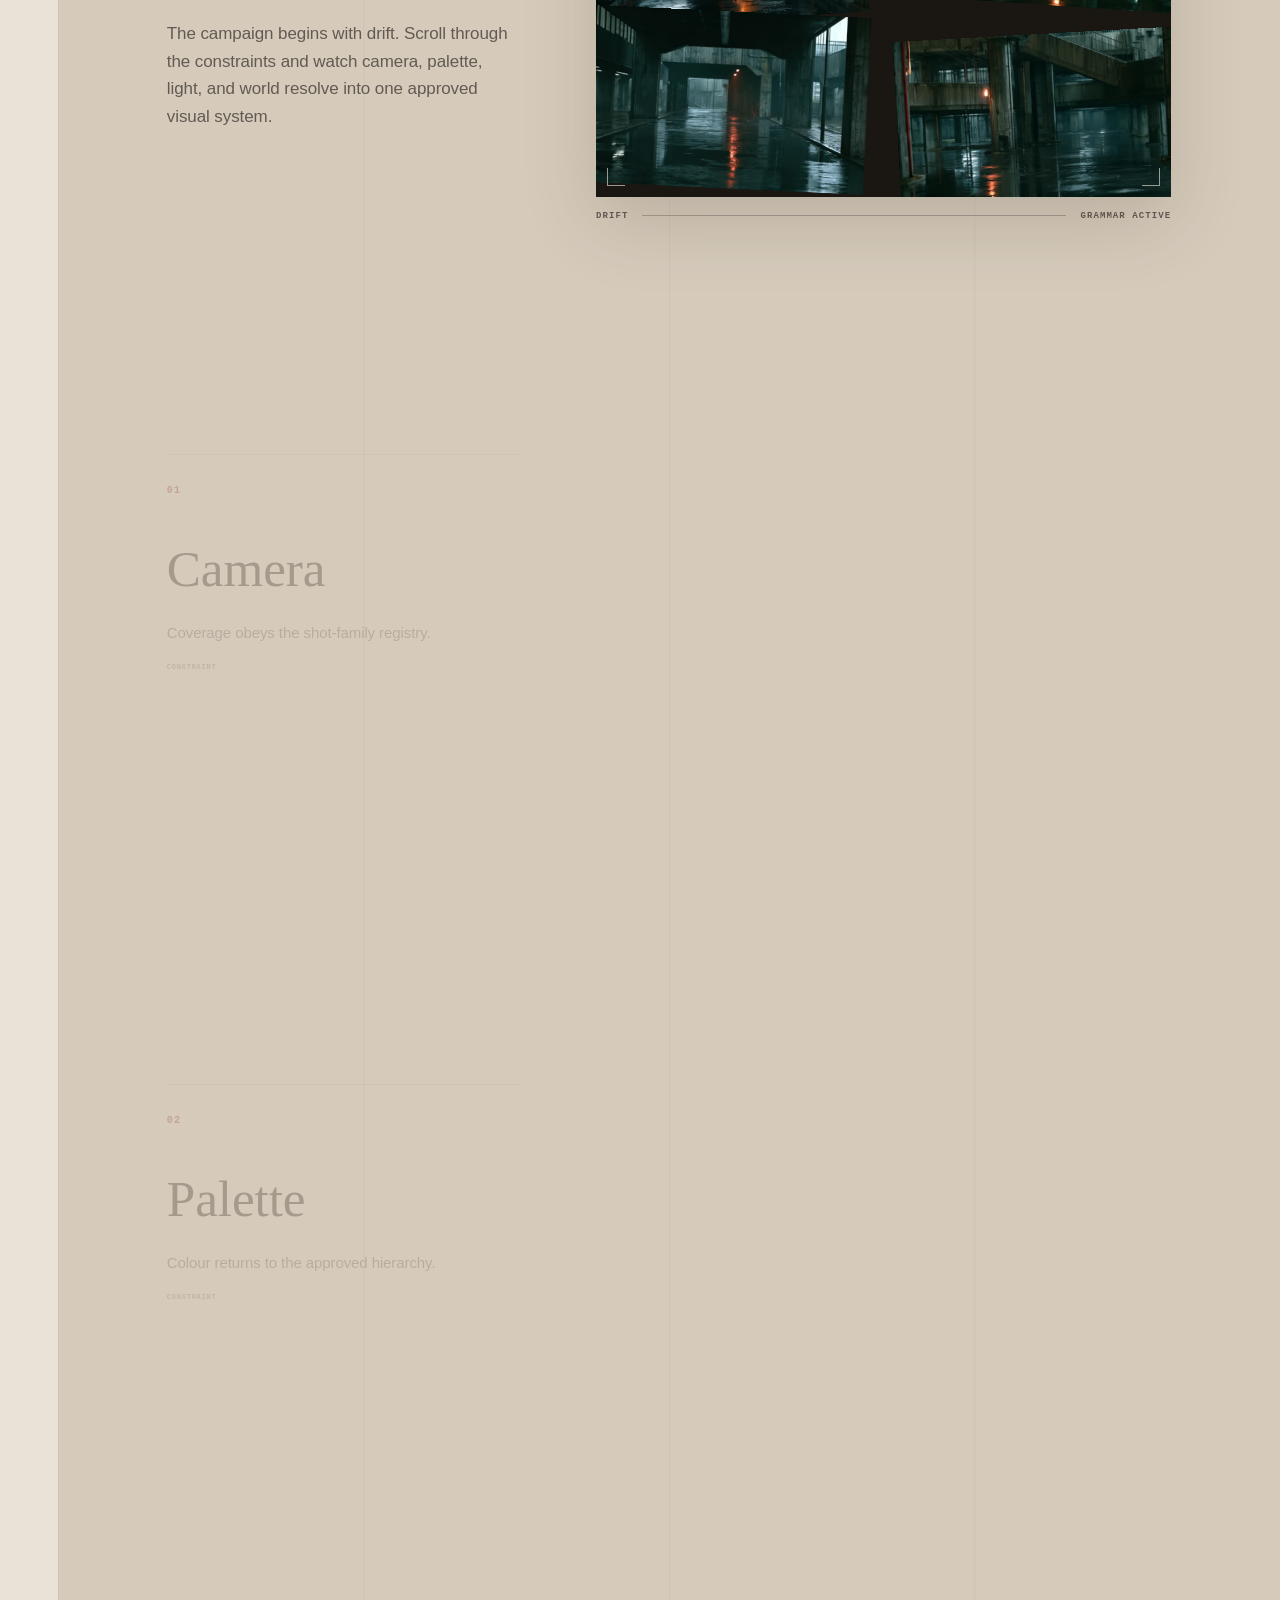
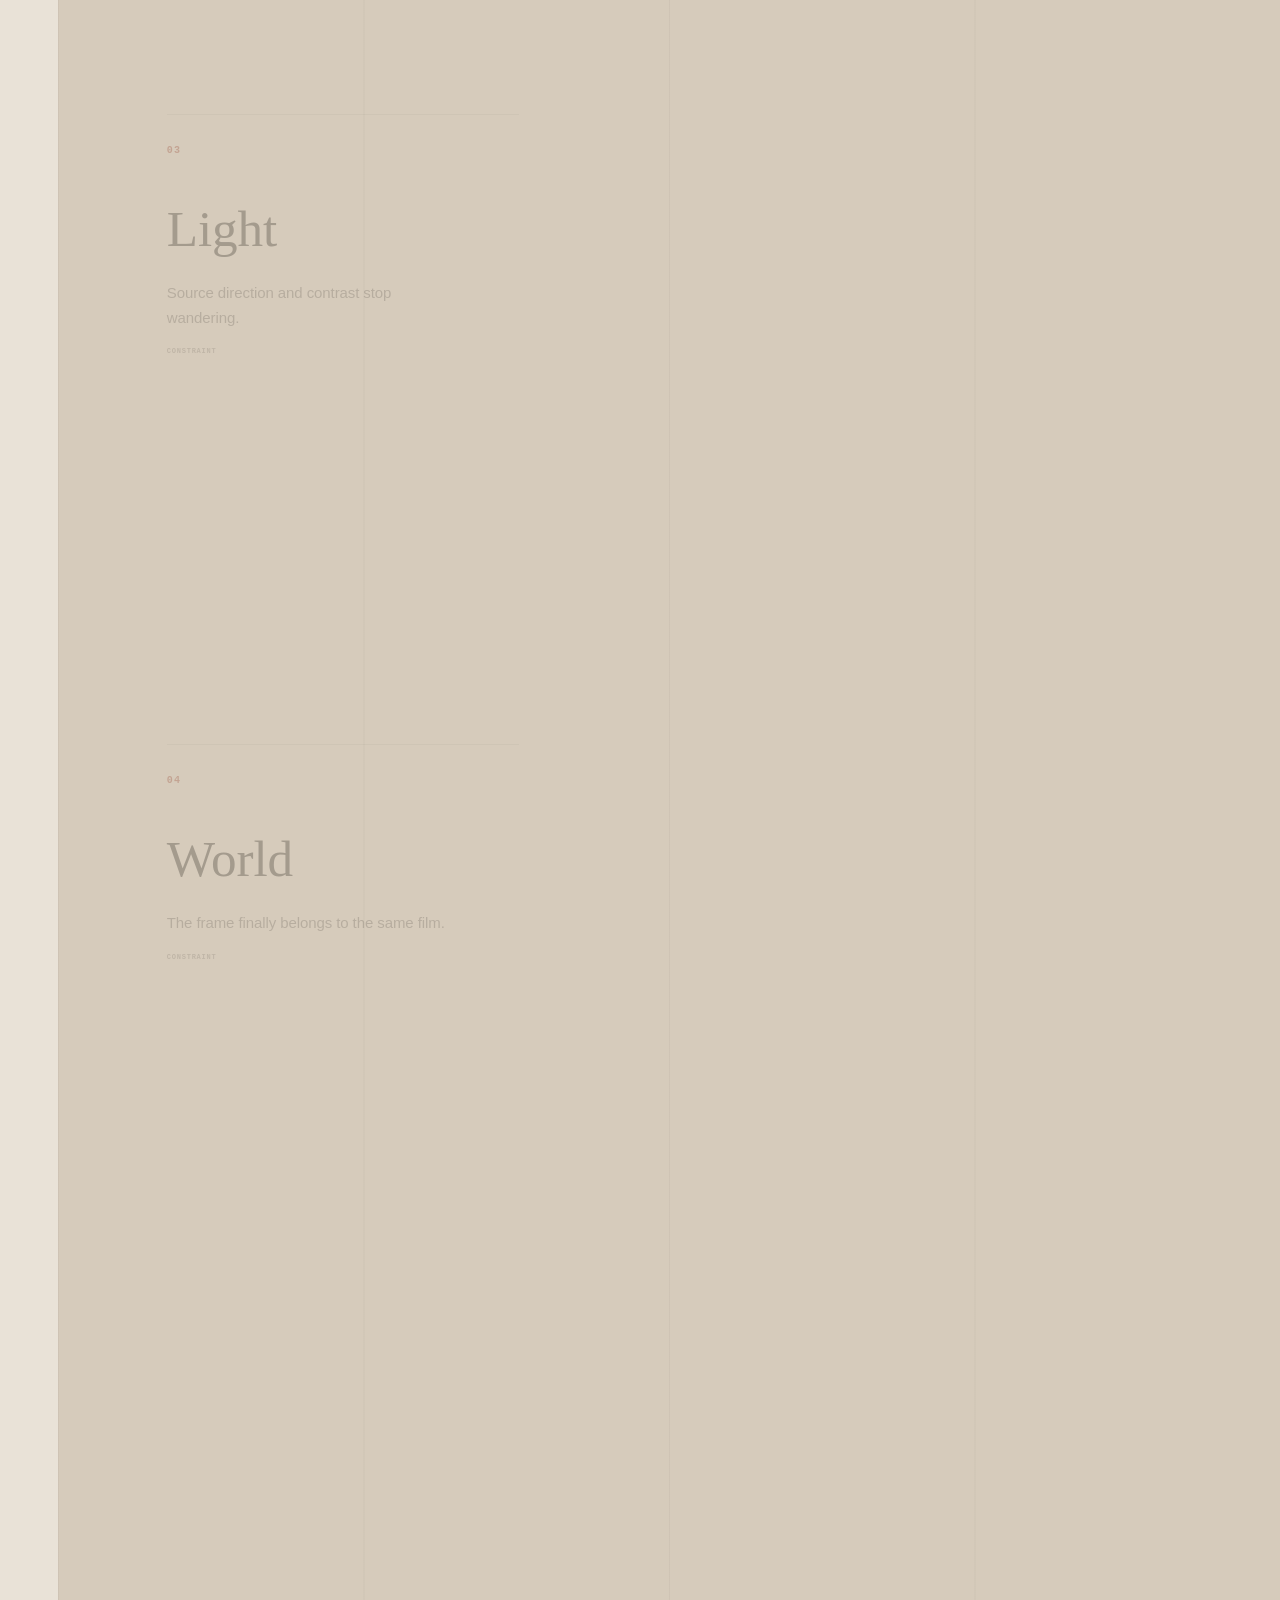
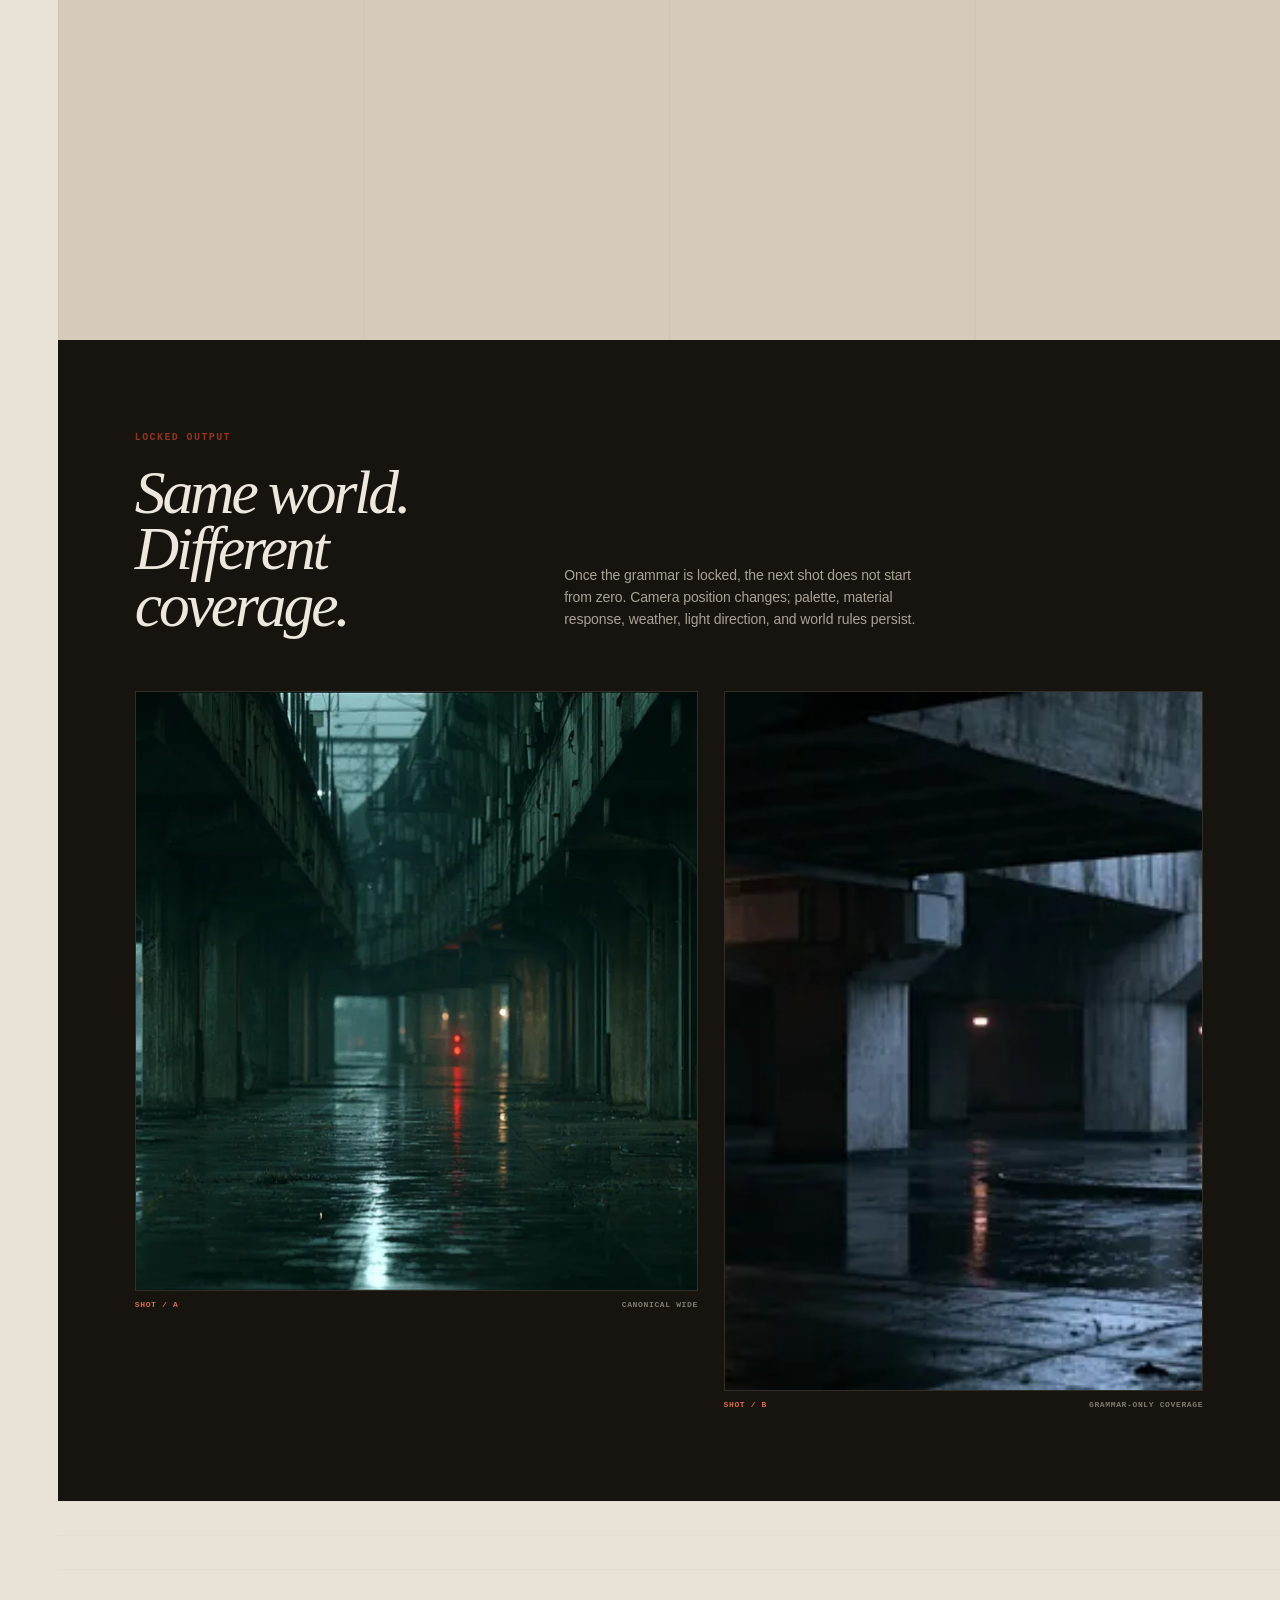
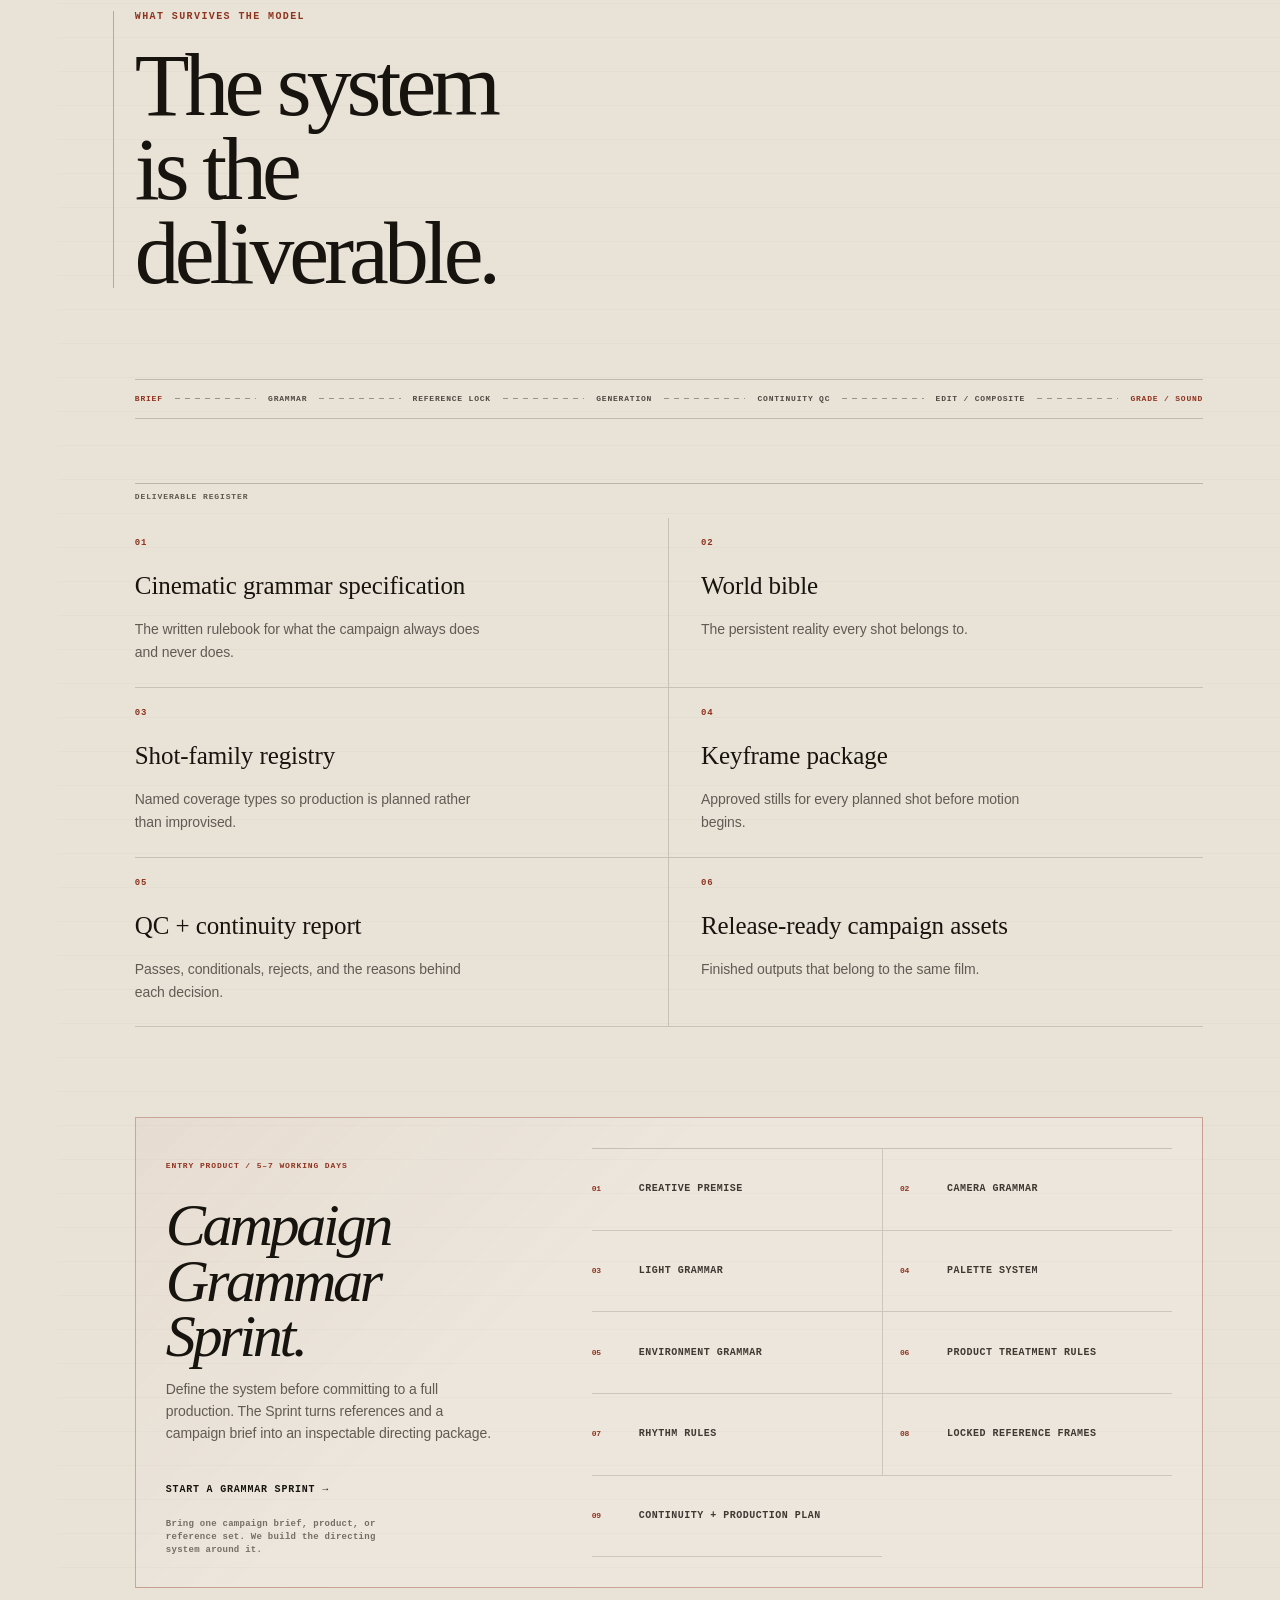
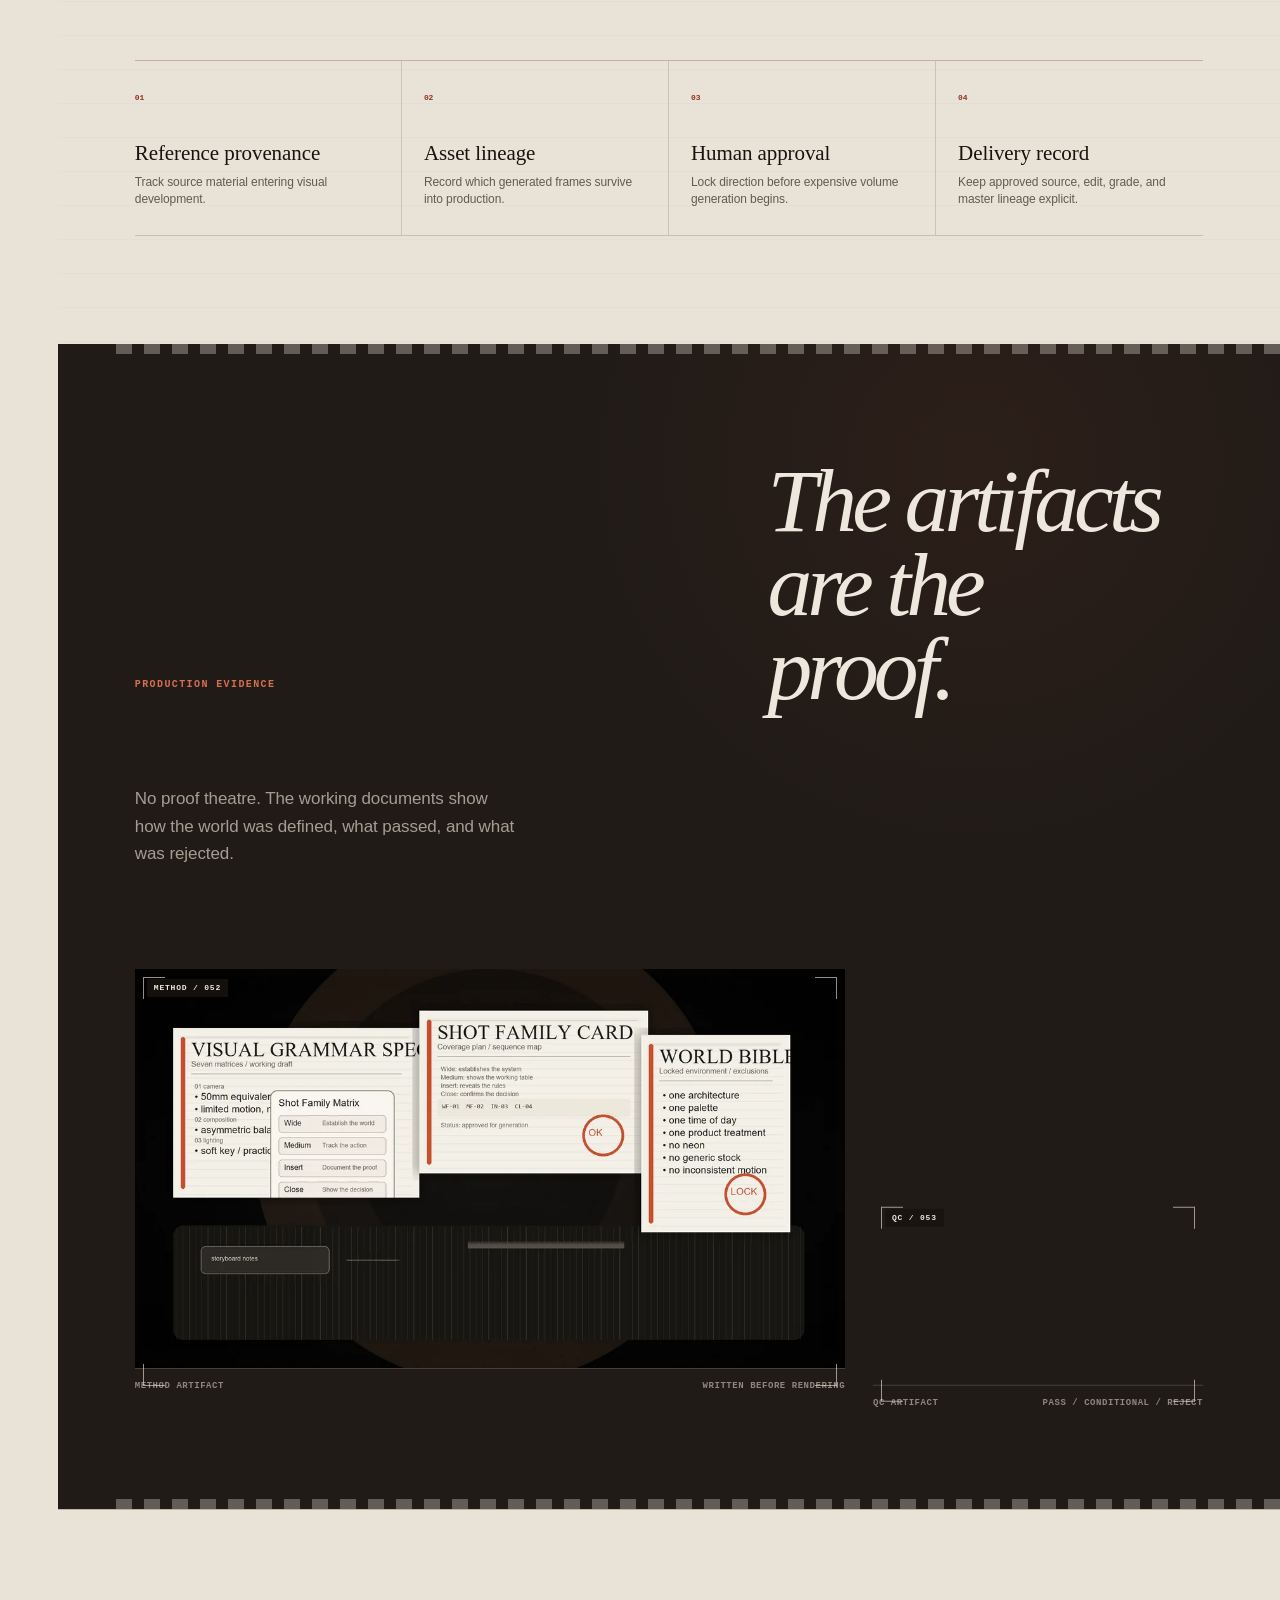
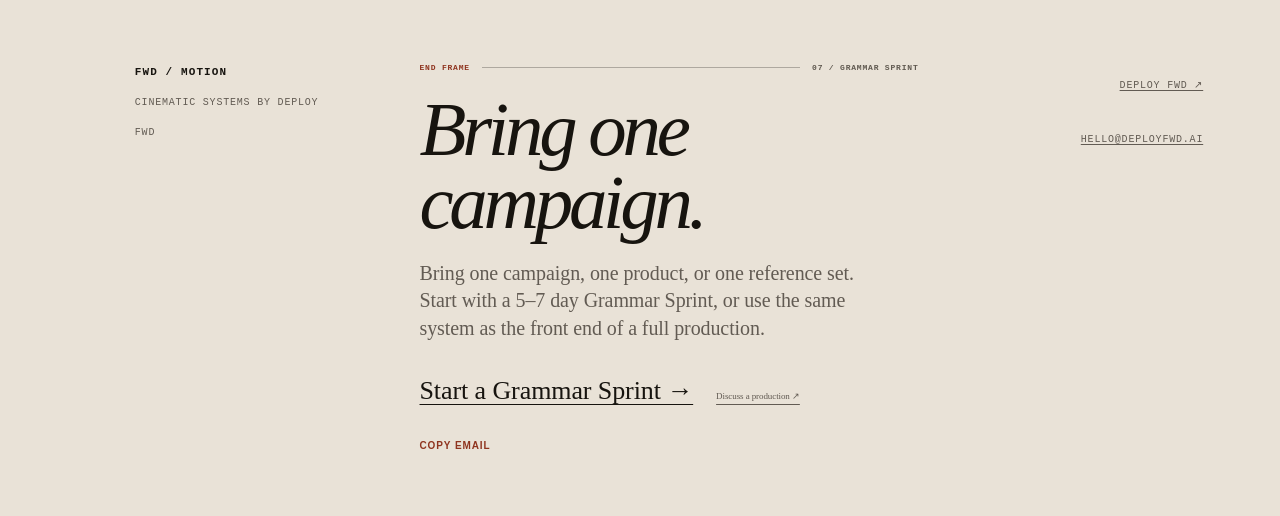
<file: deployfwd-preview/fwd-motion.html>
<!doctype html>
<html lang="en">
<head>
  <meta charset="utf-8">
  <meta name="viewport" content="width=device-width, initial-scale=1, viewport-fit=cover">
  <title>FWD Motion | cinematic grammar systems for premium campaigns</title>
  <meta name="description" content="FWD Motion turns references into written cinematic grammar, locks one visual world, and produces multi-shot campaigns against it.">
  <meta name="theme-color" content="#e9e2d7">
  <meta property="og:title" content="FWD Motion | cinematic grammar systems">
  <meta property="og:description" content="Build the grammar. Then generate the film.">
  <meta property="og:type" content="website">
  <meta property="og:url" content="https://deployfwd.ai/fwd-motion.html">
  <meta property="og:image" content="https://deployfwd.ai/assets/fwd-motion/og-card.jpg">
  <meta property="og:image:width" content="1200">
  <meta property="og:image:height" content="630">
  <meta property="og:image:type" content="image/jpeg">
  <meta name="twitter:card" content="summary_large_image">
  <meta name="twitter:title" content="FWD Motion | cinematic grammar systems">
  <meta name="twitter:description" content="Build the grammar. Then generate the film.">
  <meta name="twitter:image" content="https://deployfwd.ai/assets/fwd-motion/og-card.jpg">
  <link rel="canonical" href="https://deployfwd.ai/fwd-motion.html">
  <script type="application/ld+json">{"@context":"https://schema.org","@type":"Service","name":"FWD Motion","provider":{"@type":"Organization","name":"Deploy FWD","url":"https://deployfwd.ai/"},"url":"https://deployfwd.ai/fwd-motion.html","description":"Cinematic grammar systems for coherent multi-shot AI campaigns."}</script>
  <link rel="icon" href="data:image/svg+xml,%3Csvg xmlns='http://www.w3.org/2000/svg' viewBox='0 0 64 64'%3E%3Crect width='64' height='64' fill='%23e9e2d7'/%3E%3Cpath d='M14 14h8v36h-8zm14 0h22v8H28zm0 14h17v8H28z' fill='%2317140f'/%3E%3C/svg%3E">
  <link rel="stylesheet" href="assets/scrollcraft/scrollcraft.css">
  <link rel="stylesheet" href="assets/fwd-motion.css">
</head>
<body class="fm-page">
  <a class="fm-skip" href="#main">Skip to content</a>

  <aside class="fm-folio" aria-label="Page chapters">
    <a class="fm-folio-mark" href="#top" aria-label="FWD Motion home">FWD / MOTION</a>
    <div class="fm-folio-current" aria-live="polite">
      <span data-folio-number>00</span>
      <strong data-folio-title>Title</strong>
    </div>
    <a class="fm-folio-parent" href="index.html">Deploy FWD ↗</a>
  </aside>
  <a class="fm-mobile-review" data-mobile-cta href="mailto:hello@deployfwd.ai?subject=FWD%20Motion%20Campaign%20Grammar%20Sprint" aria-label="Start a FWD Motion Campaign Grammar Sprint">
    <span>Grammar Sprint</span><strong>→</strong>
  </a>

  <main id="main">
    <section id="top" class="fm-title-page" data-fm-chapter="00|Title" data-sc-act="flow">
      <div class="fm-title-inner">
        <div class="fm-frame-index" aria-hidden="true">00</div>
        <div class="fm-slate" aria-hidden="true">
          <span>FWD MOTION</span><i></i><span>GRAMMAR / 01</span><span>24 FPS</span><span>TAKE 01</span>
        </div>
        <div class="fm-title-meta">
          <span>Cinematic systems by Deploy FWD</span>
          <span>Toronto / remote production</span>
        </div>

        <h1>Build the grammar.<br>Then generate the film.</h1>

        <div class="fm-title-bottom">
          <p>The model renders. The grammar directs.</p>
          <div class="fm-title-actions">
            <a href="#studies">Selected studies / proof first ↓</a>
            <a href="mailto:hello@deployfwd.ai?subject=FWD%20Motion%20Campaign%20Grammar%20Sprint">Start a Grammar Sprint ↗</a>
          </div>
        </div>
      </div>
    </section>

    <section id="studies" class="fm-studies-section" data-fm-chapter="01|Selected studies" data-sc-act="flow">
      <div class="fm-studies-head" data-sc-in>
        <div>
          <p class="fm-kicker">Selected studies</p>
          <h2>Proof before process.</h2>
        </div>
        <p>Three self-initiated studies. Different briefs, different product worlds, one directing system. These are FWD Motion R&amp;D studies—not client campaigns.</p>
      </div>

      <div class="fm-study-grid">
        <figure class="fm-study" id="study-night-transit" data-sc-in>
          <div class="fm-study-media">
            <span class="fm-study-tag">FWD MOTION STUDY</span>
            <img
              src="assets/fwd-motion/world-frame-960.webp"
              srcset="assets/fwd-motion/world-frame-480.webp 480w, assets/fwd-motion/world-frame-720.webp 720w, assets/fwd-motion/world-frame-960.webp 960w"
              sizes="(max-width: 700px) 100vw, (max-width: 980px) 92vw, 36vw"
              width="960" height="600"
              loading="lazy" decoding="async"
              alt="Rain-darkened brutalist transit corridor with wet reflective ground, sodium practicals, and controlled blue-grey palette">
          </div>
          <figcaption>
            <span>STUDY / 01 · NIGHT TRANSIT</span>
            <h3>One world, written down.</h3>
            <dl>
              <div><dt>Brief</dt><dd>Atmospheric campaign world for a premium nocturnal launch.</dd></div>
              <div><dt>Grammar</dt><dd>35mm · locked horizon · blue-grey / sodium · weathered concrete.</dd></div>
              <div><dt>Output</dt><dd>World lock · second-shot coverage · drift study.</dd></div>
            </dl>
            <a class="fm-study-link" href="fwd-motion-studies.html#night-transit">Open study notes ↗</a>
          </figcaption>
        </figure>

        <figure class="fm-study" id="study-precision-object" data-sc-in>
          <div class="fm-study-media">
            <span class="fm-study-tag">SPEC PRODUCTION</span>
            <img
              src="assets/fwd-motion/study-precision-product-1120.webp"
              srcset="assets/fwd-motion/study-precision-product-480.webp 480w, assets/fwd-motion/study-precision-product-720.webp 720w, assets/fwd-motion/study-precision-product-1120.webp 1120w"
              sizes="(max-width: 700px) 100vw, (max-width: 980px) 46vw, 30vw"
              width="1120" height="700"
              loading="lazy" decoding="async"
              alt="Unbranded precision audio object on a black plinth with restrained warm edge light and graphite architectural background">
          </div>
          <figcaption>
            <span>STUDY / 02 · PRECISION OBJECT</span>
            <h3>Product identity without brand borrowing.</h3>
            <dl>
              <div><dt>Brief</dt><dd>Engineered audio product launch study.</dd></div>
              <div><dt>Grammar</dt><dd>50mm · graphite · controlled warm reflection · negative space.</dd></div>
              <div><dt>Output</dt><dd>Product treatment · locked hero frame · coverage rules.</dd></div>
            </dl>
            <a class="fm-study-link" href="fwd-motion-studies.html#precision-object">Open study notes ↗</a>
          </figcaption>
        </figure>

        <figure class="fm-study" id="study-mineral-glass" data-sc-in>
          <div class="fm-study-media">
            <span class="fm-study-tag">SPEC PRODUCTION</span>
            <img
              src="assets/fwd-motion/study-beauty-material-1120.webp"
              srcset="assets/fwd-motion/study-beauty-material-480.webp 480w, assets/fwd-motion/study-beauty-material-720.webp 720w, assets/fwd-motion/study-beauty-material-1120.webp 1120w"
              sizes="(max-width: 700px) 100vw, (max-width: 980px) 46vw, 30vw"
              width="1120" height="700"
              loading="lazy" decoding="async"
              alt="Unbranded faceted glass fragrance vessel and dark mineral stone under controlled raking light">
          </div>
          <figcaption>
            <span>STUDY / 03 · MINERAL GLASS</span>
            <h3>Material behavior as a directing rule.</h3>
            <dl>
              <div><dt>Brief</dt><dd>Beauty and material-response study.</dd></div>
              <div><dt>Grammar</dt><dd>85mm · raking source · graphite / burgundy · micro-texture.</dd></div>
              <div><dt>Output</dt><dd>Light grammar · material rules · hero-frame study.</dd></div>
            </dl>
            <a class="fm-study-link" href="fwd-motion-studies.html#mineral-glass">Open study notes ↗</a>
          </figcaption>
        </figure>
      </div>

      <div class="fm-studies-foot">
        <span>SELF-INITIATED R&amp;D · NO CLIENT RELATIONSHIP IMPLIED</span>
        <div>
          <a href="#problem">See how the grammar works ↓</a>
          <a href="mailto:hello@deployfwd.ai?subject=FWD%20Motion%20Campaign%20Grammar%20Sprint">Start a Sprint ↗</a>
        </div>
      </div>
    </section>

    <section id="problem" class="fm-chapter fm-chapter-paper" data-fm-chapter="02|The problem" data-sc-act="flow">
      <div class="fm-spread">
        <div class="fm-copy-column" data-sc-in data-sc-stagger="55">
          <p class="fm-kicker">The problem</p>
          <h2>A beautiful frame is not a visual system.</h2>
          <p class="fm-lede">Current models can produce an excellent image. The difficult part is making the next image belong to the same film.</p>
          <p>Without a written grammar, camera logic wanders, palettes shift, environment rules mutate, product treatment changes, and every shot quietly starts from zero.</p>
        </div>

        <figure class="fm-media-column fm-frame" data-shot="QC / 017" data-sc-reveal="right" data-sc-reveal-at="0.12 0.62">
          <img
            src="assets/fwd-motion/hero-proof-1120.webp"
            srcset="assets/fwd-motion/hero-proof-480.webp 480w, assets/fwd-motion/hero-proof-720.webp 720w, assets/fwd-motion/hero-proof-1120.webp 1120w"
            sizes="(max-width: 900px) 92vw, 52vw"
            width="1120" height="630"
            loading="lazy" decoding="async"
            alt="Quality-control ledger and world bible showing pass, conditional, and rejected continuity decisions">
          <figcaption><span>QC ledger</span><span>Continuity is inspected, not assumed.</span></figcaption>
        </figure>
      </div>

      <div class="fm-margin-notes">
        <p><strong>Drift</strong> Every generation re-interprets the brand.</p>
        <p><strong>Rework</strong> Every clip has to be directed again.</p>
        <p><strong>Fragility</strong> The look survives only as long as the prompt history does.</p>
      </div>
    </section>

    <section id="method" class="fm-chapter fm-chapter-ink" data-fm-chapter="03|Deconstruct" data-sc-act="flow">
      <div class="fm-method-head" data-sc-in>
        <p class="fm-kicker">Deconstruct</p>
        <h2>References become rules, in writing.</h2>
        <p>Camera, composition, lighting, colour, environment, rhythm, and product treatment are extracted before production begins.</p>
      </div>

      <div class="fm-method-spread">
        <figure class="fm-method-image fm-frame fm-frame--negative" data-shot="GRAMMAR / 032" data-sc-parallax="-0.58">
          <img
            src="assets/fwd-motion/hero-method-1600.webp"
            srcset="assets/fwd-motion/hero-method-480.webp 480w, assets/fwd-motion/hero-method-720.webp 720w, assets/fwd-motion/hero-method-1120.webp 1120w, assets/fwd-motion/hero-method-1600.webp 1600w"
            sizes="(max-width: 900px) 92vw, 68vw"
            width="1600" height="900"
            loading="lazy" decoding="async"
            alt="Visual grammar specification and shot family matrix defining cinematic coverage rules">
          <figcaption>Grammar v1.0 / shot-family register</figcaption>
        </figure>

        <div class="fm-method-list" data-sc-in data-sc-stagger="50">
          <article><span>Camera</span><p>Lens behavior, distance, movement, framing, and prohibited coverage.</p></article>
          <article><span>Light</span><p>Direction, contrast, source character, time-of-day behavior, and exceptions.</p></article>
          <article><span>Colour</span><p>Palette hierarchy, saturation ceiling, material response, and temperature logic.</p></article>
          <article><span>World</span><p>Environment rules, recurring motifs, negative space, scale, and texture.</p></article>
        </div>
      </div>
    </section>

    <section id="lock" class="fm-chapter fm-lock-chapter" data-fm-chapter="04|Continuity Lock" data-fm-lock>
      <div class="fm-lock-wrap">
        <div class="fm-lock-copy">
          <div class="fm-lock-intro">
            <div class="fm-lock-brief">
              <span>SPEC STUDY / NIGHT TRANSIT</span>
              <strong>One campaign world. Four failure modes.</strong>
            </div>
            <p class="fm-kicker">The peak</p>
            <h2>Continuity Lock.</h2>
            <p>The campaign begins with drift. Scroll through the constraints and watch camera, palette, light, and world resolve into one approved visual system.</p>
          </div>

          <div class="fm-lock-rules">
            <article data-lock-rule="0"><span>01</span><strong>Camera</strong><p>Coverage obeys the shot-family registry.</p></article>
            <article data-lock-rule="1"><span>02</span><strong>Palette</strong><p>Colour returns to the approved hierarchy.</p></article>
            <article data-lock-rule="2"><span>03</span><strong>Light</strong><p>Source direction and contrast stop wandering.</p></article>
            <article data-lock-rule="3"><span>04</span><strong>World</strong><p>The frame finally belongs to the same film.</p></article>
          </div>
        </div>

        <div class="fm-lock-stage" role="img" aria-label="Four divergent camera, palette, light, and world interpretations resolving into one coherent frame">
          <div class="fm-lock-grid fm-frame fm-frame--lock" data-shot="LOCK / 041" data-lock-grid>
            <div class="fm-tile t1"></div>
            <div class="fm-tile t2"></div>
            <div class="fm-tile t3"></div>
            <div class="fm-tile t4"></div>
          </div>
          <div class="fm-lock-status">
            <span data-lock-status>DRIFT</span>
            <b></b>
            <span>GRAMMAR ACTIVE</span>
          </div>
        </div>
      </div>
    </section>

    <section class="fm-lock-output" data-sc-act="flow" aria-label="Locked Night Transit output">
      <div class="fm-lock-output-head" data-sc-in>
        <div>
          <p class="fm-kicker">Locked output</p>
          <h3>Same world. Different coverage.</h3>
        </div>
        <p>Once the grammar is locked, the next shot does not start from zero. Camera position changes; palette, material response, weather, light direction, and world rules persist.</p>
      </div>

      <div class="fm-lock-output-grid">
        <figure data-sc-in>
          <img
            src="assets/fwd-motion/world-frame-960.webp"
            srcset="assets/fwd-motion/world-frame-480.webp 480w, assets/fwd-motion/world-frame-720.webp 720w, assets/fwd-motion/world-frame-960.webp 960w"
            sizes="(max-width: 700px) 92vw, (max-width: 980px) 92vw, 38vw"
            width="960" height="600"
            loading="lazy" decoding="async"
            alt="Night Transit canonical wide frame in rain-darkened brutalist infrastructure">
          <figcaption><span>SHOT / A</span><span>Canonical wide</span></figcaption>
        </figure>

        <figure data-sc-in>
          <img
            src="assets/fwd-motion/study-night-transit-coverage-1120.webp"
            srcset="assets/fwd-motion/study-night-transit-coverage-480.webp 480w, assets/fwd-motion/study-night-transit-coverage-720.webp 720w, assets/fwd-motion/study-night-transit-coverage-1120.webp 1120w"
            sizes="(max-width: 700px) 92vw, (max-width: 980px) 44vw, 29vw"
            width="1120" height="700"
            loading="lazy" decoding="async"
            alt="Night Transit grammar-only coverage frame preserving wet concrete, cool ambient light, and sparse practicals">
          <figcaption><span>SHOT / B</span><span>Grammar-only coverage</span></figcaption>
        </figure>


      </div>
    </section>

    <section id="system" class="fm-chapter fm-chapter-paper fm-system-chapter" data-fm-chapter="05|The system" data-sc-act="flow">
      <div class="fm-system-head" data-sc-in>
        <p class="fm-kicker">What survives the model</p>
        <h2>The system is the deliverable.</h2>
      </div>

      <div class="fm-production-chain" aria-label="FWD Motion production chain" data-sc-in>
        <span>Brief</span><i></i>
        <span>Grammar</span><i></i>
        <span>Reference lock</span><i></i>
        <span>Generation</span><i></i>
        <span>Continuity QC</span><i></i>
        <span>Edit / composite</span><i></i>
        <span>Grade / sound</span>
      </div>

      <div class="fm-deliverables" data-register="DELIVERABLE REGISTER">
        <article data-sc-in>
          <strong>Cinematic grammar specification</strong>
          <p>The written rulebook for what the campaign always does and never does.</p>
        </article>
        <article data-sc-in>
          <strong>World bible</strong>
          <p>The persistent reality every shot belongs to.</p>
        </article>
        <article data-sc-in>
          <strong>Shot-family registry</strong>
          <p>Named coverage types so production is planned rather than improvised.</p>
        </article>
        <article data-sc-in>
          <strong>Keyframe package</strong>
          <p>Approved stills for every planned shot before motion begins.</p>
        </article>
        <article data-sc-in>
          <strong>QC + continuity report</strong>
          <p>Passes, conditionals, rejects, and the reasons behind each decision.</p>
        </article>
        <article data-sc-in>
          <strong>Release-ready campaign assets</strong>
          <p>Finished outputs that belong to the same film.</p>
        </article>
      </div>

      <div class="fm-sprint" data-sc-in>
        <div class="fm-sprint-copy">
          <span>ENTRY PRODUCT / 5–7 WORKING DAYS</span>
          <h3>Campaign Grammar Sprint.</h3>
          <p>Define the system before committing to a full production. The Sprint turns references and a campaign brief into an inspectable directing package.</p>
          <a href="mailto:hello@deployfwd.ai?subject=FWD%20Motion%20Campaign%20Grammar%20Sprint">Start a Grammar Sprint →</a>
          <small>Bring one campaign brief, product, or reference set. We build the directing system around it.</small>
        </div>
        <ol>
          <li><b>01</b><span>Creative premise</span></li>
          <li><b>02</b><span>Camera grammar</span></li>
          <li><b>03</b><span>Light grammar</span></li>
          <li><b>04</b><span>Palette system</span></li>
          <li><b>05</b><span>Environment grammar</span></li>
          <li><b>06</b><span>Product treatment rules</span></li>
          <li><b>07</b><span>Rhythm rules</span></li>
          <li><b>08</b><span>Locked reference frames</span></li>
          <li><b>09</b><span>Continuity + production plan</span></li>
        </ol>
      </div>

      <div class="fm-governance" data-sc-in data-sc-stagger="40">
        <article><span>01</span><strong>Reference provenance</strong><p>Track source material entering visual development.</p></article>
        <article><span>02</span><strong>Asset lineage</strong><p>Record which generated frames survive into production.</p></article>
        <article><span>03</span><strong>Human approval</strong><p>Lock direction before expensive volume generation begins.</p></article>
        <article><span>04</span><strong>Delivery record</strong><p>Keep approved source, edit, grade, and master lineage explicit.</p></article>
      </div>
    </section>

    <section id="proof" class="fm-chapter fm-proof-chapter" data-fm-chapter="06|Proof" data-sc-act="flow">
      <div class="fm-proof-title" data-sc-in>
        <p class="fm-kicker">Production evidence</p>
        <h2>The artifacts are the proof.</h2>
        <p>No proof theatre. The working documents show how the world was defined, what passed, and what was rejected.</p>
      </div>

      <div class="fm-proof-spread">
        <figure class="fm-proof-large fm-frame fm-frame--negative" data-shot="METHOD / 052" data-sc-reveal="left" data-sc-reveal-at="0.08 0.52">
          <img
            src="assets/fwd-motion/hero-method-1120.webp"
            srcset="assets/fwd-motion/hero-method-480.webp 480w, assets/fwd-motion/hero-method-720.webp 720w, assets/fwd-motion/hero-method-1120.webp 1120w, assets/fwd-motion/hero-method-1600.webp 1600w"
            sizes="(max-width: 900px) 92vw, 62vw"
            width="1120" height="630"
            loading="lazy" decoding="async"
            alt="Cinematic grammar document showing visual rules, shot families, and production language">
          <figcaption><span>Method artifact</span><span>Written before rendering</span></figcaption>
        </figure>

        <figure class="fm-proof-small fm-frame fm-frame--negative" data-shot="QC / 053" data-sc-parallax="0.44">
          <img
            src="assets/fwd-motion/hero-proof-720.webp"
            srcset="assets/fwd-motion/hero-proof-480.webp 480w, assets/fwd-motion/hero-proof-720.webp 720w, assets/fwd-motion/hero-proof-1120.webp 1120w"
            sizes="(max-width: 900px) 92vw, 29vw"
            width="720" height="405"
            loading="lazy" decoding="async"
            alt="Quality-control ledger and world bible showing continuity review decisions">
          <figcaption><span>QC artifact</span><span>Pass / conditional / reject</span></figcaption>
        </figure>
      </div>
    </section>

    <section id="close" class="fm-colophon" data-fm-chapter="07|Grammar Sprint" data-sc-act="flow">
      <div class="fm-colophon-inner" data-sc-in>
        <div>
          <p>FWD / MOTION</p>
          <span>Cinematic systems by Deploy FWD</span>
        </div>

        <div class="fm-colophon-copy">
          <div class="fm-end-slate" aria-hidden="true"><span>END FRAME</span><i></i><span>07 / GRAMMAR SPRINT</span></div>
          <h2>Bring one campaign.</h2>
          <p>Bring one campaign, one product, or one reference set. Start with a 5–7 day Grammar Sprint, or use the same system as the front end of a full production.</p>
          <a href="mailto:hello@deployfwd.ai?subject=FWD%20Motion%20Campaign%20Grammar%20Sprint">Start a Grammar Sprint →</a>
          <a class="fm-secondary-link" href="mailto:hello@deployfwd.ai?subject=FWD%20Motion%20Production%20Discussion">Discuss a production ↗</a>
          <div class="fm-copy-fallback">
            <button type="button" data-copy-email="hello@deployfwd.ai">Copy email</button>
            <span data-copy-status aria-live="polite"></span>
          </div>
        </div>

        <div class="fm-colophon-meta">
          <a href="index.html">Deploy FWD ↗</a>
          <a href="mailto:hello@deployfwd.ai?subject=FWD%20Motion%20Inquiry">hello@deployfwd.ai</a>
        </div>
      </div>
    </section>
  </main>

  <script src="assets/scrollcraft/scrollcraft.js"></script>
  <script src="assets/fwd-motion.js"></script>
</body>
</html>
</file>
<file: deployfwd-preview/assets/scrollcraft/scrollcraft.css>
/* ============================================================================
   scrollcraft.css: the taste floor
   ----------------------------------------------------------------------------
   Two layers, and the split matters:

     TOKENS   what you override per brand. Colour roles, the type ramp, the
              spacing scale, elevation, motion. A brand is ~12 values.
     DEVICES  what the engine drives. Do not restyle these to taste; they are
              the mechanism. Style your own markup instead.

   Nothing here draws a "component". There are no card, badge, or pill classes,
   because a stylesheet that ships those is how every page built on it ends up
   with the same shapes. You get a floor and a vocabulary; the composition is
   yours.
   ========================================================================== */

/* ---------------------------------------------------------------- tokens -- */
:root {
  /* --- colour roles. Override these six and the page is rebranded. -------- */
  --sc-canvas:      #08090b;   /* the page ground. Drift interpolates this.   */
  --sc-surface:     #101217;   /* anything raised off the ground             */
  --sc-ink:         #f4f2ef;   /* primary text                               */
  --sc-ink-soft:    #9a9ba1;   /* secondary text. Tinted, never flat gray.   */
  --sc-accent:      #d8ff3e;   /* ONE accent. It owns a region, not confetti. */
  --sc-accent-ink:  #08090b;   /* text that sits on the accent               */

  --sc-hairline:    color-mix(in oklab, var(--sc-ink) 12%, transparent);
  --sc-hairline-strong: color-mix(in oklab, var(--sc-ink) 22%, transparent);

  /* --- type. Two families max. Display carries voice, text carries prose. - */
  --sc-font-display: "Instrument Sans", "Geist", system-ui, sans-serif;
  --sc-font-text:    "Geist", system-ui, sans-serif;
  --sc-font-mono:    "Geist Mono", ui-monospace, monospace;

  /* Fluid ramp. Tracking tightens as size grows because a face set at 6rem
     with 0 tracking reads loose; this is optical correction, not decoration. */
  --sc-t-xs:   clamp(0.75rem, 0.72rem + 0.15vw, 0.82rem);
  --sc-t-sm:   clamp(0.875rem, 0.84rem + 0.18vw, 0.95rem);
  --sc-t-base: clamp(1rem, 0.96rem + 0.22vw, 1.125rem);
  --sc-t-lg:   clamp(1.2rem, 1.1rem + 0.5vw, 1.5rem);
  --sc-t-xl:   clamp(1.6rem, 1.35rem + 1.2vw, 2.25rem);
  --sc-t-2xl:  clamp(2.1rem, 1.6rem + 2.4vw, 3.4rem);
  --sc-t-3xl:  clamp(2.8rem, 1.9rem + 4.2vw, 5rem);
  --sc-t-4xl:  clamp(3.4rem, 1.9rem + 6.6vw, 7.5rem);

  --sc-track-tight:  -0.035em;
  --sc-track-snug:   -0.02em;
  --sc-track-normal: -0.005em;
  --sc-track-wide:    0.08em;

  --sc-leading-none: 0.94;
  --sc-leading-tight: 1.06;
  --sc-leading-body: 1.62;

  --sc-measure: 62ch;

  /* --- space. 4px base: the useful middle steps an 8-only scale misses. --- */
  --sc-1: 0.25rem;  --sc-2: 0.5rem;   --sc-3: 0.75rem;  --sc-4: 1rem;
  --sc-5: 1.5rem;   --sc-6: 2rem;     --sc-7: 3rem;     --sc-8: 4rem;
  --sc-9: 6rem;     --sc-10: 8rem;    --sc-11: 12rem;

  /* Section rhythm is fluid so a phone doesn't inherit desktop air. */
  --sc-section: clamp(4.5rem, 9vw, 11rem);
  --sc-gutter:  clamp(1.25rem, 5vw, 5.5rem);
  --sc-maxw:    82rem;

  /* --- radius. Pick one scale for the page and hold it. ------------------- */
  --sc-r-sm: 6px;  --sc-r-md: 12px;  --sc-r-lg: 20px;  --sc-r-pill: 999px;

  /* --- elevation. Every shadow has an offset AND a soft blur, and is tinted
         to the canvas hue. A zero-offset coloured halo is decoration, not
         depth, so there isn't one here. ---------------------------------- */
  --sc-shadow-color: 220 40% 2%;
  --sc-e1: 0 1px 2px hsl(var(--sc-shadow-color) / 0.28),
           0 2px 6px -1px hsl(var(--sc-shadow-color) / 0.20);
  --sc-e2: 0 2px 4px hsl(var(--sc-shadow-color) / 0.24),
           0 8px 18px -4px hsl(var(--sc-shadow-color) / 0.30);
  --sc-e3: 0 4px 8px hsl(var(--sc-shadow-color) / 0.22),
           0 18px 40px -8px hsl(var(--sc-shadow-color) / 0.38),
           0 48px 90px -24px hsl(var(--sc-shadow-color) / 0.30);

  /* Edge light: a 1px top highlight sells a raised surface better than any
     amount of blur, because real raised things catch light on their lip. */
  --sc-edge: inset 0 1px 0 color-mix(in oklab, var(--sc-ink) 10%, transparent);

  /* --- motion. Built-in CSS easings are too weak for UI. ------------------ */
  --sc-ease-out:    cubic-bezier(0.23, 1, 0.32, 1);
  --sc-ease-in-out: cubic-bezier(0.77, 0, 0.175, 1);
  --sc-ease-drawer: cubic-bezier(0.32, 0.72, 0, 1);
  --sc-d-fast: 160ms;  --sc-d-base: 240ms;  --sc-d-slow: 420ms;

  --sc-z-stage: 1; --sc-z-copy: 20; --sc-z-chrome: 60;
}

/* --------------------------------------------------------------- reset -- */
*, *::before, *::after { box-sizing: border-box; }
html { -webkit-text-size-adjust: 100%; scroll-behavior: smooth; }
@media (prefers-reduced-motion: reduce) { html { scroll-behavior: auto; } }

body {
  margin: 0;
  background: var(--sc-canvas);
  color: var(--sc-ink);
  font-family: var(--sc-font-text);
  font-size: var(--sc-t-base);
  line-height: var(--sc-leading-body);
  letter-spacing: var(--sc-track-normal);
  -webkit-font-smoothing: antialiased;
  text-rendering: optimizeLegibility;
  font-synthesis-weight: none;
  overflow-x: clip;
}
img, video, canvas, svg { display: block; max-width: 100%; }
button, input, select, textarea { font: inherit; color: inherit; }

/* ------------------------------------------------- the browser surfaces --
   The parts you did not draw still carry the design. Selection, caret, focus
   ring, scrollbar and tabular numerals all ship with defaults that belong to no
   design system. Theming them is the cheapest signal that a page was built
   rather than assembled, and it is the step that gets skipped most reliably. */
::selection { background: var(--sc-accent); color: var(--sc-accent-ink); }
:root { caret-color: var(--sc-accent); accent-color: var(--sc-accent); }
:focus-visible {
  outline: 2px solid var(--sc-accent);
  outline-offset: 3px;
  border-radius: var(--sc-r-sm);
}
:where(a) { color: inherit; text-decoration-thickness: 1px; text-underline-offset: 0.22em; }
@supports (scrollbar-color: auto) {
  html { scrollbar-color: color-mix(in oklab, var(--sc-ink) 26%, transparent) transparent; scrollbar-width: thin; }
}
:where(table, .sc-nums, [data-sc-count]) { font-variant-numeric: tabular-nums; }

/* ----------------------------------------------------------- typography -- */
.sc-display {
  font-family: var(--sc-font-display);
  font-weight: 500;
  line-height: var(--sc-leading-none);
  letter-spacing: var(--sc-track-tight);
  text-wrap: balance;
  margin: 0;
}
.sc-display--xl { font-size: var(--sc-t-4xl); }
.sc-display--lg { font-size: var(--sc-t-3xl); }
.sc-display--md { font-size: var(--sc-t-2xl); letter-spacing: var(--sc-track-snug); }
.sc-lede {
  font-size: var(--sc-t-lg);
  line-height: 1.44;
  letter-spacing: var(--sc-track-snug);
  color: var(--sc-ink);
  max-width: 46ch;
  text-wrap: pretty;
  margin: 0;
}
.sc-body { max-width: var(--sc-measure); color: var(--sc-ink-soft); text-wrap: pretty; margin: 0; }
.sc-label {
  font-family: var(--sc-font-mono);
  font-size: var(--sc-t-xs);
  letter-spacing: var(--sc-track-wide);
  text-transform: uppercase;
  color: var(--sc-ink-soft);
}

/* ---------------------------------------------------------------- layout -- */
.sc-wrap { width: 100%; max-width: var(--sc-maxw); margin-inline: auto; padding-inline: var(--sc-gutter); }
.sc-section { padding-block: var(--sc-section); }
/* More space above a heading than below it: the gap belongs to the boundary,
   not to the pair. */
.sc-stack > * + * { margin-top: var(--sc-4); }
.sc-stack > :is(h1,h2,h3) { margin-top: var(--sc-7); }
.sc-stack > :is(h1,h2,h3):first-child { margin-top: 0; }
.sc-rule { height: 1px; border: 0; background: var(--sc-hairline); margin: 0; }

/* =============================================================== DEVICES ==
   Driven by the engine. Restyle your own markup, not these.                */

.sc-act--pinned { position: relative; }
.sc-stage {
  position: sticky; top: 0;
  height: 100vh; height: 100svh;
  overflow: clip;
  z-index: var(--sc-z-stage);
}

/* scrub / sequence media */
.sc-stage :is(video[data-sc-scrub], canvas[data-sc-sequence], .sc-stage__poster) {
  position: absolute; inset: 0;
  width: 100%; height: 100%;
  object-fit: cover;
}
video[data-sc-scrub] { opacity: 0; transition: opacity 380ms var(--sc-ease-out); }
.sc-has-clip video[data-sc-scrub] { opacity: 1; }
/* The poster is a live frame-holder, not a placeholder: it stays up until a
   real video frame has painted, which is what stops the blank-stage flash. */
.sc-stage__poster { z-index: 0; transition: opacity 380ms var(--sc-ease-out); }
.sc-has-clip .sc-stage__poster { opacity: 0; }

/* A scrim only where text sits. A full-frame darkening layer flattens the
   image everywhere to fix contrast in one corner. */
.sc-scrim {
  position: absolute; inset: 0; pointer-events: none; z-index: 1;
  background: linear-gradient(
    var(--sc-scrim-angle, 180deg),
    color-mix(in oklab, var(--sc-canvas) var(--sc-scrim-a, 78%), transparent) 0%,
    color-mix(in oklab, var(--sc-canvas) 30%, transparent) 42%,
    transparent 68%);
}
/* Point the scrim at the copy. A scrim gradient that darkens the top while the
   copy sits at the bottom fixes contrast nowhere and flattens the image
   everywhere, which is the most common way text-over-video goes wrong. */
.sc-scrim--bottom { --sc-scrim-angle: 0deg; }
.sc-scrim--left   { --sc-scrim-angle: 90deg; }
.sc-scrim--right  { --sc-scrim-angle: 270deg; }

/* Corner scrims, for copy anchored to a corner. An edge gradient has to darken
   a whole band across the frame to cover one corner; a corner gradient puts the
   density where the text is and leaves the rest of the image alone. Pair with
   .sc-copy--lead / .sc-copy--trail. */
.sc-scrim--lead {
  background: linear-gradient(to top right,
    color-mix(in oklab, var(--sc-canvas) 94%, transparent) 0%,
    color-mix(in oklab, var(--sc-canvas) 72%, transparent) 30%,
    color-mix(in oklab, var(--sc-canvas) 30%, transparent) 52%,
    transparent 72%);
}
.sc-scrim--trail {
  background: linear-gradient(to top left,
    color-mix(in oklab, var(--sc-canvas) 94%, transparent) 0%,
    color-mix(in oklab, var(--sc-canvas) 72%, transparent) 30%,
    color-mix(in oklab, var(--sc-canvas) 30%, transparent) 52%,
    transparent 72%);
}
/* A band across the bottom, for copy that spans the full width of the frame.
   That is what both corner anchors become below 860px, and it is also the right
   shape whenever the copy block is wider than a corner. */
.sc-scrim--band {
  background: linear-gradient(to top,
    color-mix(in oklab, var(--sc-canvas) 94%, transparent) 0%,
    color-mix(in oklab, var(--sc-canvas) 74%, transparent) 22%,
    color-mix(in oklab, var(--sc-canvas) 30%, transparent) 42%,
    transparent 58%);
}
.sc-scrim--vignette {
  background: radial-gradient(120% 90% at 50% 45%, transparent 40%,
              color-mix(in oklab, var(--sc-canvas) 70%, transparent) 100%);
}

/* copy over a stage.
   max-width is in rem, never ch. A `ch` on this container resolves against the
   CONTAINER's font-size (body size), not the display size of the heading inside
   it, so `max-width: 20ch` here silently produces a ~180px column and wraps a
   hero headline to six lines. Set a ch measure on the text element itself. */
.sc-copy {
  position: absolute; z-index: var(--sc-z-copy);
  inset-inline: var(--sc-gutter);
  max-width: min(46rem, 76vw);
  will-change: opacity, transform;
}
.sc-copy--lead   { left: var(--sc-gutter); bottom: clamp(3rem, 12vh, 9rem); }
/* inset-inline FIRST. It is the shorthand for left+right, so declaring it after
   `left: 50%` resets left to auto and the block drifts off the left edge. */
.sc-copy--center { inset-inline: auto; left: 50%; top: 50%; translate: -50% -50%; text-align: center; }
.sc-copy--trail  { inset-inline: auto; right: var(--sc-gutter); bottom: clamp(3rem, 12vh, 9rem); text-align: right; }

/* cue defaults: the engine writes opacity/transform inline, these are the
   pre-paint state so nothing flashes before the first read() */
[data-sc-cue] { opacity: 0; will-change: opacity, transform; }
.sc-ready [data-sc-cue] { transition: none; }

/* kinetic split */
.sc-split { display: inline-block; overflow: hidden; vertical-align: top; }
/* Descenders live below the baseline; a line mask clipped to the line box eats
   the tails off g, y, p, j. The padding buys them room back. */
.sc-split--line { display: block; padding-bottom: 0.14em; margin-bottom: -0.14em; }
.sc-split__i { display: inline-block; will-change: transform, opacity; }
.sc-is-split { opacity: 1 !important; }

/* horizontal rail */
[data-sc-pan] { display: flex; will-change: transform; }

/* reveal + parallax */
[data-sc-reveal] { will-change: clip-path; }
[data-sc-parallax] { will-change: transform; }

/* flow reveal (fires once) */
[data-sc-in], [data-sc-stagger] > * {
  opacity: 0;
  transform: translate3d(0, 14px, 0);
  transition: opacity 620ms var(--sc-ease-out), transform 620ms var(--sc-ease-out);
}
[data-sc-in].sc-in, [data-sc-stagger] > .sc-in { opacity: 1; transform: none; }

/* pointer devices */
[data-sc-tilt] { transform-style: preserve-3d; will-change: transform; }
[data-sc-magnet] { will-change: transform; }
/* isolation always; position only if nothing more specific already set it.
   Written with :where() (zero specificity) on purpose: a plain `position:
   relative` here has the same weight as `.sc-stage` and, being later in the
   file, silently wins. A stage carrying both attributes then stops being
   sticky and the whole act scrolls away instead of pinning. */
[data-sc-spotlight] { isolation: isolate; }
:where([data-sc-spotlight]) { position: relative; }
[data-sc-spotlight]::after {
  content: ""; position: absolute; inset: 0; pointer-events: none; z-index: 2;
  background: radial-gradient(
    28rem 28rem at calc(var(--sc-mx, 0.5) * 100%) calc(var(--sc-my, 0.5) * 100%),
    color-mix(in oklab, var(--sc-accent) 16%, transparent), transparent 70%);
  opacity: 0; transition: opacity var(--sc-d-slow) var(--sc-ease-out);
}
[data-sc-spotlight]:hover::after { opacity: 1; }

/* =========================================================== WORLDFLIGHT ==
   One fixed stage for the whole page. The only thing in document flow is the
   spacer, and it is empty. If you find yourself adding a section here, you want
   act mode instead: the moment a real block scrolls past the fixed stage, the
   page has a seam again and the whole point is gone.                        */

[data-sc-mode="worldflight"] { position: relative; }

.sc-world {
  position: fixed; inset: 0;
  overflow: clip;
  z-index: var(--sc-z-stage);
  background: var(--sc-canvas);
}

/* Every leg is mounted for the life of the page and stacked in the same box.
   The engine owns opacity, visibility and z-index here; do not set them. */
.sc-world__seg {
  position: absolute; inset: 0;
  opacity: 0;
  will-change: opacity;
}
.sc-world__seg > :is(video, img, canvas) {
  position: absolute; inset: 0;
  width: 100%; height: 100%;
  object-fit: cover;
}
/* The poster is the frame-holder AND the first camera move: the engine pushes
   it in slowly until a real decoded frame is available to replace it. */
.sc-world__poster {
  z-index: 0;
  transform-origin: 50% 50%;
  transition: opacity 420ms var(--sc-ease-out);
}
.sc-world__seg > video { z-index: 1; }
.sc-world__seg.sc-has-clip .sc-world__poster { opacity: 0; }
/* The act stylesheet lights a clip through its ancestor act. A worldflight leg
   has no act, so match the class the engine also writes on the clip itself. */
video[data-sc-scrub].sc-has-clip { opacity: 1; }

/* The copy layer is fixed too, and inert by default: the engine hands
   pointer-events back to a block only while it is actually legible. */
.sc-world__copy {
  position: fixed; inset: 0;
  z-index: var(--sc-z-copy);
  pointer-events: none;
}
.sc-world__scrim { position: absolute; inset: 0; pointer-events: none; z-index: 0; }
[data-sc-copy] {
  opacity: 0;
  pointer-events: none;
  will-change: opacity, transform;
}
.sc-ready [data-sc-copy] { transition: none; }

/* The track. Empty on purpose. */
.sc-world__spacer { pointer-events: none; }

/* scroll progress */
[data-sc-progress] {
  position: fixed; inset: 0 0 auto 0; height: 2px; z-index: var(--sc-z-chrome);
  background: var(--sc-accent); transform-origin: 0 50%; transform: scaleX(0);
  will-change: transform;
}

/* ----------------------------------------------------------- atmosphere --
   Depth is not only shadow. Grain keeps a flat dark ground from banding, and
   it is the difference between "a dark page" and "a lit room". */
.sc-grain { position: fixed; inset: 0; pointer-events: none; z-index: 3; opacity: 0.045; }
.sc-grain::before {
  content: ""; position: absolute; inset: -50%;
  background-image: url("data:image/svg+xml;utf8,<svg xmlns='http://www.w3.org/2000/svg' width='140' height='140'><filter id='n'><feTurbulence type='fractalNoise' baseFrequency='0.85' numOctaves='3'/></filter><rect width='140' height='140' filter='url(%23n)'/></svg>");
}

/* -------------------------------------------------------- reduced motion -- */
@media (prefers-reduced-motion: reduce) {
  /* Fewer and gentler, not zero. Opacity still carries the reveal so the page
     is comprehensible; every position change is dropped. */
  [data-sc-in], [data-sc-stagger] > * { transform: none; transition-duration: 220ms; }
  [data-sc-parallax], [data-sc-pan], .sc-split__i { transform: none !important; }
  /* A wipe is a position change too. Show reveal content settled. */
  [data-sc-reveal] { clip-path: none !important; }
  /* A rail's transform IS its navigation, not decoration. Zeroing it the way
     parallax and kinetic type are zeroed parks the act on its first screenful
     and makes everything past the fold unreachable: a device degrading into
     missing content. Hand the travel back to the reader as an ordinary scroll
     region instead, so the same items are all still gettable without motion.
     A build that would rather re-lay the rail out as a grid can still do that;
     this is the floor, not the ceiling. */
  [data-sc-act="pan"] .sc-stage,
  [data-sc-act="pan"] [data-sc-stage] {
    overflow-x: auto; overflow-y: hidden;
    overscroll-behavior-x: contain;
    scroll-snap-type: x proximity;
  }
  [data-sc-pan] > * { scroll-snap-align: center; }
  [data-sc-spotlight]::after { display: none; }
  /* A worldflight keeps its whole story here. No clip is ever fetched, so the
     posters are the film, and they cross-dissolve through exactly the same
     seams at exactly the same scroll positions. The push-in and the copy drift
     are the only things that go. */
  .sc-world__poster, [data-sc-copy] { transform: none !important; }
}

/* --------------------------------------------------------------- mobile -- */
@media (max-width: 860px) {
  .sc-copy { inset-inline: var(--sc-gutter); max-width: none; }
  .sc-copy--trail { text-align: left; }
  .sc-stage { height: 100svh; }
  /* .sc-copy--trail re-anchors to the left and spans the full width here, so a
     bottom-RIGHT corner gradient darkens the one corner the copy just left and
     guarantees a contrast failure over any bright clip. Point the density at
     the copy: the same band .sc-scrim--band paints. */
  .sc-scrim--trail {
    background: linear-gradient(to top,
      color-mix(in oklab, var(--sc-canvas) 94%, transparent) 0%,
      color-mix(in oklab, var(--sc-canvas) 74%, transparent) 22%,
      color-mix(in oklab, var(--sc-canvas) 30%, transparent) 42%,
      transparent 58%);
  }
}
</file>
<file: deployfwd-preview/assets/deploy-fwd.css>
:root {
  --df-accent-text: #d56545;
  --sc-canvas: #0d0e0c;
  --sc-surface: #151612;
  --sc-ink: #f0eee8;
  --sc-ink-soft: #9d9b92;
  --sc-accent: #c6502e;
  --sc-accent-ink: #0d0e0c;
  --sc-font-display: Georgia, "Times New Roman", serif;
  --sc-font-text: Inter, ui-sans-serif, system-ui, -apple-system, BlinkMacSystemFont, "Segoe UI", sans-serif;
}

.df-page {
  background:
    radial-gradient(circle at 82% 8%, rgba(198, 80, 46, 0.055), transparent 28%),
    var(--sc-canvas);
  color: var(--sc-ink);
}

.df-page::before {
  content: "";
  position: fixed;
  inset: 0;
  z-index: -1;
  pointer-events: none;
  background-image:
    linear-gradient(rgba(255,255,255,.022) 1px, transparent 1px),
    linear-gradient(90deg, rgba(255,255,255,.018) 1px, transparent 1px);
  background-size: 64px 64px;
  mask-image: linear-gradient(to bottom, rgba(0,0,0,.55), transparent 70%);
}

.df-skip {
  position: fixed;
  left: 16px;
  top: -80px;
  z-index: 100;
  padding: 10px 14px;
  background: var(--sc-ink);
  color: var(--sc-canvas);
  font-size: 13px;
  text-decoration: none;
}
.df-skip:focus { top: 16px; }

.df-label {
  margin: 0;
  color: var(--sc-ink-soft);
  font-size: 11px;
  font-weight: 700;
  letter-spacing: .14em;
  text-transform: uppercase;
}

.df-page h1,
.df-page h2,
.df-page h3,
.df-page p { margin-top: 0; }

.df-page h1,
.df-page h2,
.df-page h3 {
  font-family: var(--sc-font-display);
  font-weight: 500;
  letter-spacing: -.035em;
}

.df-hero-act,
.df-collapse-act {
  position: relative;
}

.df-split-stage,
.df-collapse-stage {
  display: grid;
  grid-template-columns: 1fr 1fr;
  overflow: hidden;
  background: var(--sc-canvas);
}

.df-half {
  position: relative;
  min-width: 0;
  overflow: hidden;
}

.df-half-manual {
  background:
    linear-gradient(145deg, rgba(255,255,255,.02), transparent 42%),
    #11120f;
}

.df-half-system {
  background:
    radial-gradient(circle at 68% 20%, rgba(198,80,46,.14), transparent 31%),
    linear-gradient(160deg, #1a1914, #11120f 68%);
}

.df-corner-mark,
.df-motion-link {
  position: absolute;
  top: clamp(22px, 4vw, 48px);
  z-index: 4;
  font-size: 11px;
  font-weight: 700;
  letter-spacing: .11em;
  text-transform: uppercase;
}

.df-corner-mark { left: clamp(22px, 4vw, 58px); }
.df-motion-link {
  right: clamp(22px, 4vw, 58px);
  color: #d6d2c9;
  text-decoration: none;
}
.df-motion-link:hover { color: #fff; }

.df-hero-copy {
  position: absolute;
  left: clamp(22px, 5vw, 74px);
  right: clamp(22px, 5vw, 74px);
  bottom: clamp(74px, 13vh, 132px);
  z-index: 3;
  max-width: 610px;
}

.df-half-system .df-hero-copy {
  left: clamp(40px, 6vw, 96px);
}

.df-hero-copy h1,
.df-hero-copy h2 {
  margin: 14px 0 18px;
  font-size: clamp(47px, 5.2vw, 82px);
  line-height: .98;
}

.df-hero-copy p:last-child {
  max-width: 49ch;
  margin-bottom: 0;
  color: var(--sc-ink-soft);
  font-size: clamp(15px, 1.35vw, 18px);
}

.df-handoff-stack {
  position: absolute;
  top: 18%;
  right: 8%;
  display: grid;
  gap: 10px;
  width: min(280px, 38%);
  transform: rotate(-2deg);
  opacity: .78;
}

.df-handoff-stack span {
  padding: 11px 13px;
  border: 1px solid rgba(255,255,255,.09);
  background: rgba(18,19,16,.82);
  color: #b8b5ad;
  font: 600 11px/1.3 ui-monospace, SFMono-Regular, Menlo, monospace;
  box-shadow: 0 12px 28px rgba(0,0,0,.18);
}

.df-handoff-stack span:nth-child(2) { transform: translateX(-24px) rotate(1deg); }
.df-handoff-stack span:nth-child(3) { transform: translateX(12px) rotate(-1.2deg); }
.df-handoff-stack span:nth-child(4) { transform: translateX(-12px) rotate(.7deg); }

.df-loop-mini {
  position: absolute;
  top: 20%;
  left: 12%;
  right: 12%;
  display: flex;
  align-items: center;
  gap: 8px;
  color: #d9d4cb;
  font: 600 10px/1 ui-monospace, SFMono-Regular, Menlo, monospace;
  letter-spacing: .06em;
  text-transform: uppercase;
}

.df-loop-mini span {
  padding: 8px 10px;
  border: 1px solid rgba(255,255,255,.12);
  background: rgba(13,14,12,.54);
}

.df-loop-mini i {
  flex: 1;
  height: 1px;
  background: linear-gradient(90deg, rgba(198,80,46,.2), var(--sc-accent), rgba(198,80,46,.2));
}

.df-divider,
.df-collapse-divider {
  position: absolute;
  top: 0;
  bottom: 0;
  left: 50%;
  z-index: 8;
  width: 1px;
  background: rgba(255,255,255,.16);
  pointer-events: none;
}

.df-divider::before,
.df-collapse-divider::before {
  content: "";
  position: absolute;
  top: 0;
  bottom: 0;
  left: -1px;
  width: 3px;
  background: linear-gradient(to bottom, transparent 8%, rgba(198,80,46,.8) 48%, transparent 92%);
  opacity: .7;
}

.df-divider span,
.df-collapse-divider span {
  position: absolute;
  top: 26px;
  white-space: nowrap;
  color: var(--sc-ink-soft);
  font-size: 9px;
  font-weight: 700;
  letter-spacing: .12em;
  text-transform: uppercase;
}

.df-divider span:first-child,
.df-collapse-divider span:first-child {
  right: 12px;
}
.df-divider span:last-child,
.df-collapse-divider span:last-child {
  left: 12px;
}

.df-divider b,
.df-collapse-divider b {
  position: absolute;
  left: 50%;
  top: 50%;
  width: 9px;
  height: 9px;
  border: 1px solid var(--sc-accent);
  background: var(--sc-canvas);
  transform: translate(-50%, -50%) rotate(45deg);
}

.df-flow-section {
  background: #0f100e;
}

.df-flow-head {
  display: grid;
  grid-template-columns: .7fr 1.3fr;
  gap: 48px 80px;
  align-items: end;
}

.df-flow-head .df-label {
  grid-column: 1;
}

.df-flow-head h2 {
  grid-column: 1;
  max-width: 12ch;
  margin-bottom: 0;
  font-size: clamp(40px, 4.8vw, 70px);
  line-height: 1.02;
}

.df-flow-head > p:last-child {
  grid-column: 2;
  grid-row: 1 / span 2;
  max-width: 50ch;
  align-self: end;
  margin-bottom: 4px;
  color: var(--sc-ink-soft);
  font-size: 19px;
}

.df-debt-grid {
  display: grid;
  grid-template-columns: repeat(4, 1fr);
  margin-top: clamp(56px, 8vw, 104px);
  border-top: 1px solid var(--sc-hairline-strong);
  border-bottom: 1px solid var(--sc-hairline);
}

.df-debt-grid article {
  min-height: 238px;
  padding: 24px 25px 28px 0;
  border-right: 1px solid var(--sc-hairline);
}
.df-debt-grid article + article { padding-left: 25px; }
.df-debt-grid article:last-child { border-right: 0; }

.df-debt-grid span {
  color: var(--sc-accent);
  font-size: 10px;
  font-weight: 700;
  letter-spacing: .12em;
}

.df-debt-grid strong {
  display: block;
  margin-top: 58px;
  font-family: var(--sc-font-display);
  font-size: 27px;
  font-weight: 500;
}

.df-debt-grid p {
  margin: 10px 0 0;
  color: var(--sc-ink-soft);
  font-size: 14px;
}

.df-turn-section {
  background: #151612;
}

.df-turn-grid {
  display: grid;
  grid-template-columns: .82fr 1.18fr;
  gap: clamp(44px, 7vw, 100px);
  align-items: center;
}

.df-turn-copy h2 {
  max-width: 10ch;
  margin: 16px 0 20px;
  font-size: clamp(42px, 5vw, 72px);
  line-height: 1;
}

.df-turn-copy > p:last-child {
  max-width: 47ch;
  color: var(--sc-ink-soft);
}

.df-turn-figure {
  margin: 0;
  overflow: hidden;
  border: 1px solid var(--sc-hairline-strong);
  background: #0c0d0b;
}

.df-turn-figure img {
  width: 100%;
  aspect-ratio: 16/9;
  object-fit: cover;
  filter: saturate(.78) contrast(1.06);
}

.df-turn-figure figcaption {
  padding: 12px 14px 14px;
  color: var(--sc-ink-soft);
  font-size: 12px;
}

.df-control-section {
  position: relative;
  background: #0c0d0b;
  overflow: hidden;
}

.df-control-head {
  max-width: 860px;
  margin-bottom: clamp(56px, 8vw, 108px);
}

.df-control-head h2 {
  max-width: 14ch;
  margin: 16px 0 0;
  font-size: clamp(42px, 5.5vw, 78px);
  line-height: 1;
}

.df-control-scene {
  position: relative;
  min-height: 760px;
}

.df-control-image {
  position: absolute;
  top: 28px;
  left: 0;
  width: 67%;
  overflow: hidden;
  border: 1px solid rgba(255,255,255,.08);
}

.df-control-image picture { display: block; }

.df-control-image img {
  width: 100%;
  aspect-ratio: 16/9;
  object-fit: cover;
  filter: saturate(.72) brightness(.72) contrast(1.08);
}

.df-control-plane {
  position: absolute;
  pointer-events: none;
  border: 1px solid rgba(198,80,46,.22);
}

.df-control-plane-a {
  top: 9%;
  left: 8%;
  width: 42%;
  height: 36%;
}
.df-control-plane-b {
  top: 18%;
  left: 19%;
  width: 32%;
  height: 22%;
  border-color: rgba(255,255,255,.16);
}

.df-control-spec {
  position: absolute;
  right: 0;
  top: 124px;
  z-index: 5;
  width: min(480px, 46%);
  margin: 0;
  background: rgba(16,17,14,.94);
  border-top: 1px solid var(--sc-hairline-strong);
  border-bottom: 1px solid var(--sc-hairline-strong);
  box-shadow: -30px 34px 70px rgba(0,0,0,.28);
}

.df-control-spec > div {
  padding: 21px 0;
  border-bottom: 1px solid var(--sc-hairline);
}
.df-control-spec > div:last-child { border-bottom: 0; }

.df-control-spec dt {
  color: var(--sc-accent);
  font-size: 10px;
  font-weight: 700;
  letter-spacing: .12em;
  text-transform: uppercase;
}
.df-control-spec dd {
  margin: 7px 0 0;
  font-family: var(--sc-font-display);
  font-size: 23px;
}
.df-control-spec p {
  margin: 6px 0 0;
  color: var(--sc-ink-soft);
  font-size: 13px;
}

.df-proof-section {
  background: #11120f;
}

.df-proof-line {
  display: grid;
  grid-template-columns: .7fr 1.3fr;
  gap: 50px;
  align-items: end;
}

.df-proof-line h2 {
  max-width: 13ch;
  margin: 0;
  font-size: clamp(39px, 4.8vw, 67px);
  line-height: 1.02;
}

.df-proof-steps {
  margin-top: clamp(54px, 7vw, 92px);
  border-top: 1px solid var(--sc-hairline-strong);
}

.df-proof-steps article {
  display: grid;
  grid-template-columns: .6fr .8fr .7fr 1.4fr;
  gap: 22px;
  align-items: baseline;
  padding: 25px 0;
  border-bottom: 1px solid var(--sc-hairline);
}

.df-proof-steps article > span {
  color: var(--sc-ink-soft);
  font-size: 11px;
  font-weight: 700;
  letter-spacing: .1em;
  text-transform: uppercase;
}

.df-proof-steps strong {
  font-family: var(--sc-font-display);
  font-size: 25px;
  font-weight: 500;
}

.df-proof-steps p,
.df-proof-steps small {
  margin: 0;
  color: var(--sc-ink-soft);
}

.df-proof-steps small {
  font-size: 13px;
}

.df-collapse-stage {
  --df-left: 50%;
  grid-template-columns: var(--df-left) 1fr;
  background: #0c0d0b;
}

.df-collapse-manual,
.df-collapse-system {
  position: relative;
  overflow: hidden;
  min-width: 0;
}

.df-collapse-manual {
  background:
    repeating-linear-gradient(0deg, rgba(255,255,255,.018) 0 1px, transparent 1px 42px),
    #11120f;
}

.df-collapse-system {
  background:
    radial-gradient(circle at 66% 42%, rgba(198,80,46,.15), transparent 31%),
    #171713;
}

.df-collapse-copy,
.df-system-copy {
  position: absolute;
  top: clamp(54px, 8vh, 90px);
  left: clamp(24px, 5vw, 70px);
  right: clamp(24px, 5vw, 70px);
  z-index: 5;
}

.df-collapse-copy h2,
.df-system-copy h2 {
  max-width: 10ch;
  margin: 12px 0 16px;
  font-size: clamp(40px, 4.8vw, 72px);
  line-height: .98;
}

.df-system-copy {
  left: clamp(52px, 7vw, 112px);
  max-width: 690px;
}

.df-system-copy > p:last-child {
  max-width: 48ch;
  color: var(--sc-ink-soft);
}

.df-fragments {
  position: absolute;
  left: 9%;
  right: 8%;
  bottom: 10%;
  display: grid;
  gap: 10px;
}

.df-fragments span {
  display: block;
  width: min(320px, 86%);
  padding: 11px 13px;
  border: 1px solid rgba(255,255,255,.09);
  background: rgba(22,23,19,.9);
  color: #aaa79f;
  font: 600 11px/1.2 ui-monospace, SFMono-Regular, Menlo, monospace;
  will-change: transform, opacity;
}
.df-fragments span:nth-child(even) { margin-left: 12%; }

.df-operating-loop {
  position: absolute;
  right: 6%;
  bottom: 12%;
  width: min(620px, 60%);
  aspect-ratio: 1.45;
}

.df-operating-loop svg {
  position: absolute;
  inset: 0;
  width: 100%;
  height: 100%;
  overflow: visible;
}

.df-loop-path {
  fill: none;
  stroke: rgba(198,80,46,.8);
  stroke-width: 2;
  stroke-dasharray: 1600;
  stroke-dashoffset: 1600;
  vector-effect: non-scaling-stroke;
}

.df-loop-path-inner {
  stroke: rgba(255,255,255,.17);
  stroke-width: 1;
  stroke-dasharray: 1200;
  stroke-dashoffset: 1200;
}

.df-node,
.df-human-gate {
  position: absolute;
  padding: 8px 10px;
  border: 1px solid rgba(255,255,255,.12);
  background: rgba(13,14,12,.88);
  font: 700 9px/1 ui-monospace, SFMono-Regular, Menlo, monospace;
  letter-spacing: .05em;
  text-transform: uppercase;
  opacity: 0;
  transform: translateY(8px);
  transition: opacity 180ms linear, transform 180ms linear;
}

.df-node.n1 { left: 7%; top: 45%; }
.df-node.n2 { left: 28%; top: 12%; }
.df-node.n3 { right: 8%; top: 31%; }
.df-node.n4 { right: 18%; bottom: 9%; }
.df-node.n5 { left: 28%; bottom: 6%; }

.df-human-gate {
  left: 48%;
  top: 47%;
  color: var(--sc-accent);
  border-color: rgba(198,80,46,.35);
}

.df-final-cta {
  position: absolute;
  right: 6%;
  bottom: 6%;
  z-index: 6;
  width: min(450px, 48%);
  padding-top: 18px;
  border-top: 1px solid rgba(255,255,255,.14);
  opacity: 0;
  transform: translateY(16px);
  transition: opacity 180ms linear, transform 180ms linear;
}

.df-final-cta p {
  margin-bottom: 8px;
  color: var(--sc-ink-soft);
  font-size: 13px;
}

.df-final-cta a {
  display: block;
  color: #fff;
  font-family: var(--sc-font-display);
  font-size: clamp(24px, 2.7vw, 40px);
  line-height: 1.08;
  text-decoration: none;
}

.df-final-cta a:hover { color: #ef8b6f; }

.df-final-cta span {
  display: block;
  margin-top: 8px;
  color: var(--sc-ink-soft);
  font-size: 11px;
}

.df-collapse-divider {
  left: var(--df-left);
}

@media (max-width: 900px) {
  .df-hero-copy h1,
  .df-hero-copy h2 {
    font-size: clamp(40px, 8vw, 66px);
  }

  .df-handoff-stack,
  .df-loop-mini {
    display: none;
  }

  .df-flow-head,
  .df-turn-grid,
  .df-proof-line {
    grid-template-columns: 1fr;
  }

  .df-flow-head > p:last-child {
    grid-column: 1;
    grid-row: auto;
    margin-top: 0;
  }

  .df-debt-grid {
    grid-template-columns: 1fr 1fr;
  }

  .df-debt-grid article:nth-child(2) { border-right: 0; }
  .df-debt-grid article:nth-child(-n+2) { border-bottom: 1px solid var(--sc-hairline); }
  .df-debt-grid article:nth-child(3) { padding-left: 0; }

  .df-control-scene {
    min-height: 900px;
  }

  .df-control-image {
    position: relative;
    width: 88%;
  }

  .df-control-spec {
    top: 390px;
    width: 76%;
  }

  .df-proof-steps article {
    grid-template-columns: .7fr 1fr;
  }

  .df-proof-steps small {
    grid-column: 2;
  }

  .df-system-copy {
    left: 42px;
  }

  .df-operating-loop {
    width: 82%;
    right: 4%;
  }

  .df-final-cta {
    width: 62%;
  }
}

@media (max-width: 640px) {
  .df-split-stage {
    grid-template-columns: 1fr;
    grid-template-rows: 1fr 1fr;
  }

  .df-half-system .df-hero-copy,
  .df-hero-copy {
    left: 24px;
    right: 24px;
    bottom: 38px;
  }

  .df-hero-copy h1,
  .df-hero-copy h2 {
    margin: 8px 0 10px;
    font-size: clamp(35px, 11vw, 50px);
  }

  .df-hero-copy p:last-child {
    font-size: 13px;
  }

  .df-divider {
    top: 50%;
    bottom: auto;
    left: 0;
    right: 0;
    width: auto;
    height: 1px;
  }

  .df-divider::before {
    left: 0;
    right: 0;
    top: -1px;
    bottom: auto;
    width: auto;
    height: 3px;
    background: linear-gradient(90deg, transparent 8%, rgba(198,80,46,.8) 48%, transparent 92%);
  }

  .df-divider span { display: none; }

  .df-debt-grid { grid-template-columns: 1fr; }
  .df-debt-grid article,
  .df-debt-grid article + article {
    min-height: 0;
    padding: 22px 0;
    border-right: 0;
    border-bottom: 1px solid var(--sc-hairline);
  }

  .df-control-scene { min-height: 980px; }
  .df-control-image { width: 100%; }
  .df-control-image img {
    aspect-ratio: 3 / 4;
    object-position: center;
  }
  .df-control-spec {
    position: relative;
    top: 48px;
    width: 100%;
    box-shadow: none;
  }

  .df-proof-steps article {
    grid-template-columns: 1fr 1fr;
    gap: 8px 18px;
  }

  .df-collapse-stage {
    --df-left: 38%;
  }

  .df-collapse-copy {
    left: 16px;
    right: 10px;
  }

  .df-collapse-copy h2 {
    font-size: clamp(28px, 8.5vw, 44px);
  }

  .df-system-copy {
    left: 28px;
    right: 20px;
  }

  .df-system-copy h2 {
    font-size: clamp(34px, 9vw, 50px);
  }

  .df-system-copy > p:last-child {
    font-size: 13px;
  }

  .df-operating-loop {
    width: 92%;
    right: 0;
    bottom: 19%;
  }

  .df-node,
  .df-human-gate {
    font-size: 7px;
    padding: 6px 7px;
  }

  .df-final-cta {
    right: 5%;
    width: 84%;
  }

  .df-collapse-divider span { display: none; }
}

@media (prefers-reduced-motion: reduce) {
  .df-collapse-stage {
    --df-left: 12%;
  }
  .df-fragments span {
    opacity: .22 !important;
    transform: none !important;
  }
  .df-loop-path,
  .df-loop-path-inner {
    stroke-dashoffset: 0 !important;
  }
  .df-node,
  .df-human-gate,
  .df-final-cta {
    opacity: 1 !important;
    transform: none !important;
  }
}


/* Production mobile hardening */
.df-control-spec dt,
.df-human-gate { color: var(--df-accent-text); }

.df-skip { left: calc(16px + env(safe-area-inset-left)); }
.df-skip:focus { top: calc(16px + env(safe-area-inset-top)); }

.df-corner-mark,
.df-motion-link {
  top: max(clamp(22px, 4vw, 48px), calc(env(safe-area-inset-top) + 12px));
}
.df-corner-mark {
  left: max(clamp(22px, 4vw, 58px), calc(env(safe-area-inset-left) + 16px));
}
.df-motion-link {
  right: max(clamp(22px, 4vw, 58px), calc(env(safe-area-inset-right) + 16px));
  display: inline-flex;
  min-width: 44px;
  min-height: 44px;
  align-items: center;
  justify-content: flex-end;
}

.df-final-cta {
  right: max(6%, calc(env(safe-area-inset-right) + 12px));
  bottom: max(6%, calc(env(safe-area-inset-bottom) + 14px));
}

.df-cta-fallback {
  display: flex;
  min-height: 44px;
  margin-top: 10px;
  gap: 10px;
  align-items: center;
}
.df-cta-fallback button {
  min-height: 44px;
  padding: 0;
  border: 0;
  background: transparent;
  color: var(--df-accent-text);
  font: 700 11px/1 var(--sc-font-text);
  letter-spacing: .08em;
  text-transform: uppercase;
  cursor: pointer;
}
.df-cta-fallback span {
  margin: 0;
  color: var(--sc-ink-soft);
  font-size: 11px;
}

.df-mobile-audit { display: none; }

@media (max-width: 700px) {
  .df-mobile-audit {
    position: fixed;
    right: calc(14px + env(safe-area-inset-right));
    bottom: calc(14px + env(safe-area-inset-bottom));
    z-index: 80;
    display: inline-flex;
    min-height: 44px;
    padding: 0 14px;
    gap: 12px;
    align-items: center;
    border: 1px solid rgba(255,255,255,.16);
    background: rgba(17,18,15,.94);
    box-shadow: 0 12px 34px rgba(0,0,0,.28);
    color: #f0eee8;
    font-size: 11px;
    font-weight: 700;
    letter-spacing: .08em;
    text-decoration: none;
    text-transform: uppercase;
    opacity: 0;
    pointer-events: none;
    transform: translateY(10px);
    transition: opacity 160ms linear, transform 160ms ease-out;
  }
  .df-mobile-audit strong {
    color: var(--df-accent-text);
    font-size: 11px;
  }
  .df-mobile-audit.is-visible {
    opacity: 1;
    pointer-events: auto;
    transform: none;
  }

  .df-half-system .df-hero-copy,
  .df-hero-copy {
    left: max(24px, calc(env(safe-area-inset-left) + 16px));
    right: max(24px, calc(env(safe-area-inset-right) + 16px));
  }

  .df-final-cta {
    right: max(5%, calc(env(safe-area-inset-right) + 12px));
    bottom: max(6%, calc(env(safe-area-inset-bottom) + 14px));
  }
}

@media (max-height: 500px) and (orientation: landscape) {
  .df-hero-copy { bottom: 22px; }
  .df-hero-copy h1,
  .df-hero-copy h2 {
    margin: 8px 0 10px;
    font-size: clamp(30px, 9vh, 38px);
  }
  .df-hero-copy p:last-child {
    max-width: 42ch;
    font-size: 12px;
  }
  .df-corner-mark,
  .df-motion-link {
    top: max(8px, calc(env(safe-area-inset-top) + 6px));
  }
  .df-collapse-copy,
  .df-system-copy { top: 20px; }
  .df-collapse-copy h2,
  .df-system-copy h2 {
    margin-top: 8px;
    font-size: clamp(26px, 9vh, 34px);
  }
  .df-system-copy > p:last-child { font-size: 12px; }
  .df-operating-loop {
    width: 54%;
    bottom: 3%;
  }
  .df-final-cta {
    width: 48%;
    padding-top: 9px;
  }
  .df-final-cta p,
  .df-final-cta span { font-size: 10px; }
  .df-final-cta a { font-size: 21px; }
}

@media (prefers-reduced-motion: reduce) {
  .df-mobile-audit { transition: none; }
}


/* ============================================================
   Character pass — Deploy FWD / operational control plane
   ============================================================ */
.df-page {
  --df-display: "Arial Narrow", "Aptos Narrow", "Helvetica Neue", Arial, sans-serif;
  --df-mono: ui-monospace, SFMono-Regular, Menlo, Monaco, Consolas, monospace;
  background:
    linear-gradient(rgba(255,255,255,.018) 1px, transparent 1px),
    linear-gradient(90deg, rgba(255,255,255,.014) 1px, transparent 1px),
    radial-gradient(circle at 82% 8%, rgba(198,80,46,.07), transparent 30%),
    #0b0c0a;
  background-size: 32px 32px, 32px 32px, auto, auto;
}

.df-page h1,
.df-page h2,
.df-page h3,
.df-debt-grid strong,
.df-control-spec dd,
.df-proof-steps strong,
.df-final-cta a {
  font-family: var(--df-display);
  font-weight: 700;
  letter-spacing: -.055em;
}

.df-label,
.df-corner-mark,
.df-motion-link,
.df-divider span,
.df-collapse-divider span {
  font-family: var(--df-mono);
}

.df-hero-stage::after,
.df-collapse-stage::after {
  content: "";
  position: absolute;
  inset: 0;
  z-index: 2;
  pointer-events: none;
  background:
    linear-gradient(90deg, transparent calc(25% - .5px), rgba(255,255,255,.025) 25%, transparent calc(25% + .5px)),
    linear-gradient(90deg, transparent calc(75% - .5px), rgba(255,255,255,.025) 75%, transparent calc(75% + .5px));
}

.df-ops-rail {
  position: absolute;
  top: 0;
  left: 0;
  right: 0;
  z-index: 12;
  display: grid;
  grid-template-columns: auto minmax(60px, 1fr) auto auto auto;
  align-items: center;
  min-height: 34px;
  padding: 0 max(18px, env(safe-area-inset-right)) 0 max(18px, env(safe-area-inset-left));
  border-bottom: 1px solid rgba(255,255,255,.1);
  background: rgba(8,9,8,.86);
  color: #8e9189;
  font: 700 9px/1 var(--df-mono);
  letter-spacing: .1em;
  text-transform: uppercase;
}
.df-ops-rail span:first-child { color: var(--df-accent-text); }
.df-ops-rail i {
  height: 1px;
  margin: 0 18px;
  background:
    repeating-linear-gradient(90deg, rgba(255,255,255,.22) 0 9px, transparent 9px 16px);
}
.df-ops-rail span + span { margin-left: 22px; }

.df-corner-mark,
.df-motion-link {
  top: max(clamp(56px, 6vw, 76px), calc(env(safe-area-inset-top) + 48px));
}
.df-corner-mark {
  display: inline-flex;
  align-items: baseline;
  gap: 5px;
  font-size: 10px;
}
.df-corner-mark b {
  color: #f0eee8;
  font-size: 13px;
  letter-spacing: -.03em;
  text-transform: none;
}
.df-corner-mark span {
  color: var(--df-accent-text);
  font-size: 10px;
  letter-spacing: .16em;
}

.df-hero-copy {
  max-width: 650px;
}
.df-hero-copy h1,
.df-hero-copy h2 {
  text-transform: uppercase;
  font-size: clamp(49px, 5.5vw, 86px);
  line-height: .88;
  letter-spacing: -.065em;
}
.df-half-manual .df-hero-copy h1 {
  color: #c6c8c0;
}
.df-half-system .df-hero-copy h2 {
  color: #fff;
}
.df-half-system .df-hero-copy h2::after {
  content: " / SUPERVISED";
  display: block;
  margin-top: 15px;
  color: var(--df-accent-text);
  font: 700 9px/1 var(--df-mono);
  letter-spacing: .12em;
}

.df-handoff-stack {
  transform: none;
  gap: 6px;
}
.df-handoff-stack span {
  position: relative;
  padding: 10px 12px 10px 47px;
  border-left: 2px solid #50534d;
  background: rgba(12,13,11,.84);
  box-shadow: none;
}
.df-handoff-stack span::before {
  content: attr(data-code);
  position: absolute;
  left: 10px;
  color: #70736c;
  font-size: 9px;
}
.df-handoff-stack span::after {
  content: "OPEN";
  position: absolute;
  right: 9px;
  color: #d1785e;
  font-size: 8px;
  letter-spacing: .08em;
}
.df-handoff-stack span:nth-child(n) { transform: none; }

.df-loop-mini {
  gap: 5px;
  font-size: 9px;
}
.df-loop-mini span {
  position: relative;
  padding: 9px 10px 9px 25px;
  border-color: rgba(213,101,69,.32);
  background: rgba(8,9,8,.72);
}
.df-loop-mini span::before {
  content: attr(data-state);
  position: absolute;
  left: 7px;
  color: var(--df-accent-text);
  font-size: 8px;
}
.df-loop-mini i {
  background: repeating-linear-gradient(90deg, rgba(213,101,69,.7) 0 4px, transparent 4px 8px);
}

.df-flow-section,
.df-proof-section {
  background:
    linear-gradient(90deg, rgba(255,255,255,.018) 1px, transparent 1px) 0 0 / 32px 32px,
    #0d0e0c;
}

.df-flow-head h2,
.df-turn-copy h2,
.df-control-head h2,
.df-proof-line h2 {
  text-transform: uppercase;
  line-height: .9;
}

.df-debt-grid {
  counter-reset: debt;
  border-top-color: rgba(213,101,69,.42);
}
.df-debt-grid article {
  position: relative;
  counter-increment: debt;
}
.df-debt-grid article::after {
  content: "HANDOFF / " counter(debt, decimal-leading-zero);
  position: absolute;
  right: 18px;
  top: 25px;
  color: #666962;
  font: 700 8px/1 var(--df-mono);
  letter-spacing: .09em;
}
.df-debt-grid strong {
  font-size: 25px;
  text-transform: uppercase;
}
.df-debt-grid span {
  color: var(--df-accent-text);
  font-family: var(--df-mono);
}

.df-turn-figure {
  position: relative;
  overflow: visible;
  border-color: rgba(213,101,69,.3);
}
.df-turn-figure::before {
  content: "FIELD CAPTURE / WORKFLOW OBSERVATION";
  position: absolute;
  top: -24px;
  left: 0;
  color: #777a72;
  font: 700 8px/1 var(--df-mono);
  letter-spacing: .1em;
}
.df-turn-figure img {
  filter: saturate(.48) contrast(1.12) brightness(.82);
}
.df-scan-corners {
  position: absolute;
  inset: 10px 10px 42px;
  z-index: 3;
  pointer-events: none;
}
.df-scan-corners i {
  position: absolute;
  width: 22px;
  height: 22px;
  border-color: rgba(213,101,69,.8);
  border-style: solid;
}
.df-scan-corners i:nth-child(1) { left: 0; top: 0; border-width: 1px 0 0 1px; }
.df-scan-corners i:nth-child(2) { right: 0; top: 0; border-width: 1px 1px 0 0; }
.df-scan-corners i:nth-child(3) { right: 0; bottom: 0; border-width: 0 1px 1px 0; }
.df-scan-corners i:nth-child(4) { left: 0; bottom: 0; border-width: 0 0 1px 1px; }

.df-turn-figure figcaption {
  display: grid;
  grid-template-columns: auto 1fr auto;
  gap: 18px;
  align-items: center;
  padding: 12px 14px;
  border-top: 1px solid rgba(255,255,255,.08);
  font-family: var(--df-mono);
}
.df-turn-figure figcaption span,
.df-turn-figure figcaption em {
  color: #72766e;
  font-size: 8px;
  font-style: normal;
  font-weight: 700;
  letter-spacing: .08em;
}
.df-turn-figure figcaption strong {
  color: #aaaDA5;
  font-size: 10px;
  font-weight: 500;
}

.df-control-scene::before {
  content: "CONTROL TOPOLOGY / LIVE MODEL";
  position: absolute;
  left: 0;
  top: 0;
  z-index: 7;
  color: var(--df-accent-text);
  font: 700 8px/1 var(--df-mono);
  letter-spacing: .11em;
}
.df-control-plane-a,
.df-control-plane-b {
  border-style: dashed;
}
.df-control-spec {
  border-left: 2px solid var(--sc-accent);
  box-shadow: -18px 28px 60px rgba(0,0,0,.34);
}
.df-control-spec dt,
.df-control-spec p {
  font-family: var(--df-mono);
}
.df-control-spec dd {
  text-transform: uppercase;
  font-size: 21px;
}

.df-proof-steps {
  position: relative;
  padding-top: 27px;
  border-top-color: rgba(213,101,69,.45);
}
.df-proof-steps::before {
  content: attr(data-register);
  position: absolute;
  top: 8px;
  right: 0;
  color: #777a72;
  font: 700 8px/1 var(--df-mono);
  letter-spacing: .11em;
}
.df-proof-steps article {
  font-family: var(--df-mono);
}
.df-proof-steps strong {
  color: #fff;
  font-size: 23px;
}
.df-proof-steps article > span {
  color: var(--df-accent-text);
}

.df-system-state {
  display: inline-grid;
  grid-template-columns: auto auto 42px;
  gap: 9px;
  align-items: center;
  margin-bottom: 18px;
  color: #74786f;
  font: 700 8px/1 var(--df-mono);
  letter-spacing: .1em;
}
.df-system-state strong {
  color: var(--df-accent-text);
  font-weight: 700;
}
.df-system-state i {
  height: 1px;
  background: var(--df-accent-text);
  box-shadow: 0 0 10px rgba(213,101,69,.35);
}

.df-collapse-copy h2,
.df-system-copy h2 {
  text-transform: uppercase;
  line-height: .88;
}
.df-final-cta {
  padding: 18px 0 0 18px;
  border-top-color: rgba(213,101,69,.38);
  border-left: 2px solid var(--sc-accent);
}
.df-final-cta a {
  text-transform: uppercase;
  line-height: .94;
}

@media (max-width: 900px) {
  .df-ops-rail {
    grid-template-columns: auto 1fr auto;
  }
  .df-ops-rail span:nth-of-type(2),
  .df-ops-rail span:nth-of-type(3) { display: none; }

  .df-turn-figure figcaption {
    grid-template-columns: 1fr auto;
  }
  .df-turn-figure figcaption strong {
    grid-column: 1 / -1;
    grid-row: 1;
  }
}

@media (max-width: 640px) {
  .df-ops-rail {
    min-height: 30px;
    font-size: 7px;
  }
  .df-ops-rail span:last-child { display: none; }
  .df-ops-rail i { margin: 0 10px; }

  .df-corner-mark,
  .df-motion-link {
    top: max(42px, calc(env(safe-area-inset-top) + 38px));
  }

  .df-hero-copy h1,
  .df-hero-copy h2 {
    font-size: clamp(33px, 10vw, 46px);
    line-height: .88;
  }

  .df-turn-figure::before { display: none; }
  .df-turn-figure figcaption {
    grid-template-columns: 1fr;
    gap: 5px;
  }
  .df-turn-figure figcaption strong { grid-column: auto; grid-row: auto; }
  .df-turn-figure figcaption em { display: none; }

  .df-proof-steps::before {
    left: 0;
    right: auto;
  }

  .df-system-state {
    margin-bottom: 10px;
  }
}

@media (prefers-reduced-motion: no-preference) {
  .df-system-state i {
    animation: df-state-pulse 2.8s ease-in-out infinite;
  }
}
@keyframes df-state-pulse {
  0%, 100% { opacity: .35; transform: scaleX(.6); transform-origin: left; }
  50% { opacity: 1; transform: scaleX(1); transform-origin: left; }
}


/* ============================================================
   Density pass — preserve the pinned acts, tighten the middle
   ============================================================ */
.df-flow-section,
.df-turn-section,
.df-control-section,
.df-proof-section {
  padding-block: clamp(4rem, 7.6vw, 9.5rem);
}

.df-debt-grid {
  margin-top: clamp(46px, 6.6vw, 86px);
}
.df-debt-grid article {
  min-height: 214px;
}
.df-debt-grid strong {
  margin-top: 48px;
}

.df-turn-grid {
  gap: clamp(38px, 5.8vw, 82px);
}

.df-control-head {
  margin-bottom: clamp(46px, 6.6vw, 88px);
}
.df-control-scene {
  min-height: 700px;
}

.df-proof-steps {
  margin-top: clamp(46px, 5.8vw, 76px);
}
.df-proof-steps article {
  padding-block: 22px;
}

@media (max-width: 900px) {
  .df-flow-section,
  .df-turn-section,
  .df-control-section,
  .df-proof-section {
    padding-block: clamp(58px, 8vw, 82px);
  }

  .df-control-scene {
    min-height: 820px;
  }
}

@media (max-width: 640px) {
  .df-flow-section,
  .df-turn-section,
  .df-control-section,
  .df-proof-section {
    padding-block: 58px;
  }

  .df-debt-grid {
    margin-top: 40px;
  }
  .df-debt-grid article,
  .df-debt-grid article + article {
    padding-block: 18px;
  }
  .df-debt-grid strong {
    margin-top: 34px;
  }

  .df-control-head {
    margin-bottom: 42px;
  }
  .df-control-scene {
    min-height: 900px;
  }

  .df-proof-steps {
    margin-top: 40px;
  }
  .df-proof-steps article {
    padding-block: 19px;
  }
}


/* ============================================================
   Hero scroll repair — natural one-screen opening
   ============================================================ */
.df-hero-act,
.df-hero-stage {
  min-height: 100vh;
  min-height: 100svh;
}

.df-hero-stage {
  position: relative;
}

@media (max-width: 820px) and (orientation: portrait) {
  .df-hero-stage {
    grid-template-columns: 1fr;
    grid-template-rows: 1fr 1fr;
  }

  .df-hero-stage::after {
    background: none;
  }

  .df-hero-stage .df-divider {
    top: 50%;
    bottom: auto;
    left: 0;
    right: 0;
    width: auto;
    height: 1px;
  }

  .df-hero-stage .df-divider::before {
    left: 0;
    right: 0;
    top: -1px;
    bottom: auto;
    width: auto;
    height: 3px;
    background: linear-gradient(
      90deg,
      transparent 8%,
      rgba(198,80,46,.8) 48%,
      transparent 92%
    );
  }

  .df-hero-stage .df-divider span {
    display: none;
  }

  .df-hero-stage .df-hero-copy,
  .df-hero-stage .df-half-system .df-hero-copy {
    left: max(24px, calc(env(safe-area-inset-left) + 16px));
    right: max(24px, calc(env(safe-area-inset-right) + 16px));
    bottom: clamp(24px, 5vh, 44px);
  }

  .df-hero-stage .df-hero-copy h1,
  .df-hero-stage .df-hero-copy h2 {
    margin: 8px 0 10px;
    font-size: clamp(32px, 7.8vw, 48px);
    line-height: .9;
  }

  .df-hero-stage .df-hero-copy p:last-child {
    max-width: 42ch;
    font-size: clamp(12px, 2.2vw, 14px);
    line-height: 1.48;
  }

  .df-hero-stage .df-handoff-stack {
    top: 18%;
    right: 7%;
    width: min(250px, 56%);
  }

  .df-hero-stage .df-loop-mini {
    top: 20%;
    left: 8%;
    right: 8%;
  }
}


/* ============================================================
   Evidence architecture — live loop, trust, proof, audit package
   ============================================================ */
.df-live-section {
  background:
    linear-gradient(90deg, rgba(255,255,255,.015) 1px, transparent 1px) 0 0 / 32px 32px,
    #10110f;
}

.df-live-head,
.df-evidence-head,
.df-fit-head {
  display: grid;
  grid-template-columns: .88fr 1.12fr;
  gap: 56px 84px;
  align-items: end;
  margin-bottom: clamp(48px, 6vw, 82px);
}

.df-live-head > div,
.df-evidence-head .df-label,
.df-fit-head .df-label {
  grid-column: 1;
}

.df-live-head h2,
.df-evidence-head h2,
.df-fit-head h2 {
  margin: 14px 0 0;
  max-width: 11ch;
  font-size: clamp(42px, 5vw, 72px);
  line-height: .94;
  text-transform: uppercase;
}

.df-live-head > p,
.df-evidence-head > p {
  grid-column: 2;
  grid-row: 1;
  max-width: 52ch;
  margin: 0 0 3px;
  color: var(--sc-ink-soft);
  font-size: 17px;
  line-height: 1.55;
}

.df-live-shell {
  border: 1px solid rgba(213,101,69,.34);
  background: #0a0b09;
  box-shadow: 0 32px 70px rgba(0,0,0,.26);
}

.df-live-toolbar {
  display: grid;
  grid-template-columns: 1fr auto auto;
  gap: 18px;
  align-items: center;
  min-height: 48px;
  padding: 0 15px;
  border-bottom: 1px solid rgba(255,255,255,.1);
  color: #777b73;
  font: 700 9px/1 var(--df-mono);
  letter-spacing: .1em;
  text-transform: uppercase;
}

.df-live-toolbar > span:first-child {
  color: var(--df-accent-text);
}

.df-live-toolbar button {
  min-height: 34px;
  padding: 0 13px;
  border: 1px solid rgba(213,101,69,.38);
  background: rgba(213,101,69,.06);
  color: #e4e1da;
  font: 700 9px/1 var(--df-mono);
  letter-spacing: .09em;
  text-transform: uppercase;
  cursor: pointer;
}

.df-live-toolbar button:disabled {
  color: #777b73;
  cursor: wait;
}

.df-live-body {
  display: grid;
  grid-template-columns: 1.25fr .75fr;
  min-height: 560px;
}

.df-live-stream {
  border-right: 1px solid rgba(255,255,255,.09);
}

.df-live-stream button {
  position: relative;
  display: grid;
  grid-template-columns: 68px minmax(0, 1fr) minmax(150px, .7fr);
  gap: 16px;
  align-items: center;
  width: 100%;
  min-height: 66px;
  padding: 0 18px;
  border: 0;
  border-bottom: 1px solid rgba(255,255,255,.07);
  background: transparent;
  color: #8d9089;
  text-align: left;
  cursor: pointer;
  transition: background 140ms linear, color 140ms linear;
}

.df-live-stream button::before {
  content: "";
  position: absolute;
  left: 0;
  top: 0;
  bottom: 0;
  width: 2px;
  background: transparent;
}

.df-live-stream button span,
.df-live-stream button small {
  font: 600 9px/1.35 var(--df-mono);
  letter-spacing: .05em;
}

.df-live-stream button strong {
  color: #c6c8c0;
  font: 700 15px/1.2 var(--df-display);
  letter-spacing: -.02em;
  text-transform: uppercase;
}

.df-live-stream button small {
  color: #666a63;
}

.df-live-stream button.is-complete {
  color: #6f736b;
  background: rgba(255,255,255,.014);
}

.df-live-stream button.is-active {
  background:
    linear-gradient(90deg, rgba(213,101,69,.12), transparent 70%);
  color: var(--df-accent-text);
}

.df-live-stream button.is-active::before {
  background: var(--df-accent-text);
  box-shadow: 0 0 14px rgba(213,101,69,.42);
}

.df-live-stream button.is-active strong {
  color: #fff;
}

.df-live-state {
  display: flex;
  flex-direction: column;
  min-width: 0;
  padding: 24px;
  background:
    radial-gradient(circle at 80% 10%, rgba(213,101,69,.08), transparent 36%),
    #0d0e0c;
}

.df-live-state-head,
.df-live-state-foot {
  display: flex;
  align-items: center;
  justify-content: space-between;
  gap: 18px;
  color: #777b73;
  font: 700 9px/1 var(--df-mono);
  letter-spacing: .1em;
  text-transform: uppercase;
}

.df-live-state-head strong {
  color: var(--df-accent-text);
  font-weight: 700;
}

.df-live-state dl {
  display: grid;
  gap: 0;
  margin: 34px 0 auto;
  border-top: 1px solid rgba(255,255,255,.1);
}

.df-live-state dl div {
  display: grid;
  grid-template-columns: 118px 1fr;
  gap: 18px;
  padding: 18px 0;
  border-bottom: 1px solid rgba(255,255,255,.08);
}

.df-live-state dt {
  color: #777b73;
  font: 700 9px/1.35 var(--df-mono);
  letter-spacing: .08em;
  text-transform: uppercase;
}

.df-live-state dd {
  margin: 0;
  color: #f0eee8;
  font: 700 17px/1.2 var(--df-display);
  letter-spacing: -.02em;
}

.df-live-state-foot {
  padding-top: 28px;
}

.df-live-state-foot b {
  color: #f0eee8;
  font-weight: 700;
}

.df-trust-strip {
  display: grid;
  grid-template-columns: repeat(4, 1fr);
  margin-top: clamp(58px, 7vw, 94px);
  border-top: 1px solid rgba(213,101,69,.35);
  border-bottom: 1px solid rgba(255,255,255,.1);
}

.df-trust-strip article {
  min-height: 180px;
  padding: 21px 22px 24px 0;
  border-right: 1px solid rgba(255,255,255,.08);
}

.df-trust-strip article + article {
  padding-left: 22px;
}

.df-trust-strip article:last-child {
  border-right: 0;
}

.df-trust-strip span,
.df-evidence-register article > div span,
.df-audit-copy > span {
  color: var(--df-accent-text);
  font: 700 9px/1 var(--df-mono);
  letter-spacing: .1em;
  text-transform: uppercase;
}

.df-trust-strip strong {
  display: block;
  margin-top: 34px;
  color: #f0eee8;
  font: 700 18px/1.05 var(--df-display);
  text-transform: uppercase;
}

.df-trust-strip p {
  margin: 9px 0 0;
  color: var(--sc-ink-soft);
  font-size: 13px;
  line-height: 1.45;
}

.df-evidence-section {
  background: #12130f;
}

.df-evidence-register {
  border-top: 1px solid rgba(213,101,69,.36);
}

.df-evidence-register article {
  display: grid;
  grid-template-columns: .64fr 1.36fr;
  gap: 40px;
  padding: 26px 0 28px;
  border-bottom: 1px solid rgba(255,255,255,.09);
}

.df-evidence-register article > div strong {
  display: block;
  margin-top: 14px;
  color: #f0eee8;
  font: 700 clamp(24px, 2.5vw, 34px)/.95 var(--df-display);
  letter-spacing: -.045em;
  text-transform: uppercase;
}

.df-evidence-register dl {
  display: grid;
  grid-template-columns: repeat(3, 1fr);
  gap: 0;
  margin: 0;
}

.df-evidence-register dl div {
  padding: 0 22px;
  border-left: 1px solid rgba(255,255,255,.08);
}

.df-evidence-register dt {
  color: #767a72;
  font: 700 9px/1 var(--df-mono);
  letter-spacing: .09em;
  text-transform: uppercase;
}

.df-evidence-register dd {
  margin: 11px 0 0;
  color: #aaaDA5;
  font-size: 13px;
  line-height: 1.5;
}

.df-audit-package {
  display: grid;
  grid-template-columns: .78fr 1.22fr;
  gap: 48px 70px;
  margin-top: clamp(48px, 6vw, 84px);
  padding: 28px;
  border: 1px solid rgba(213,101,69,.34);
  background:
    linear-gradient(135deg, rgba(213,101,69,.055), transparent 34%),
    #0b0c0a;
}

.df-audit-copy h3 {
  max-width: 9ch;
  margin: 18px 0 14px;
  color: #fff;
  font: 700 clamp(32px, 3.6vw, 52px)/.92 var(--df-display);
  text-transform: uppercase;
}

.df-audit-copy p {
  max-width: 42ch;
  margin: 0;
  color: var(--sc-ink-soft);
  font-size: 14px;
  line-height: 1.5;
}

.df-audit-package ol {
  display: grid;
  grid-template-columns: 1fr 1fr;
  margin: 0;
  padding: 0;
  list-style: none;
  border-top: 1px solid rgba(255,255,255,.09);
}

.df-audit-package li {
  display: grid;
  grid-template-columns: 38px 1fr;
  gap: 10px;
  align-items: center;
  min-height: 54px;
  padding: 0 12px 0 0;
  border-bottom: 1px solid rgba(255,255,255,.08);
}

.df-audit-package li:nth-child(even) {
  padding-left: 18px;
  border-left: 1px solid rgba(255,255,255,.08);
}

.df-audit-package li b {
  color: var(--df-accent-text);
  font: 700 9px/1 var(--df-mono);
}

.df-audit-package li span {
  color: #d8d6d0;
  font: 700 13px/1.2 var(--df-display);
  text-transform: uppercase;
}

.df-fit-section {
  background: #0d0e0c;
}

.df-fit-grid {
  display: grid;
  grid-template-columns: repeat(4, 1fr);
  border-top: 1px solid rgba(213,101,69,.34);
}

.df-fit-grid article {
  min-height: 190px;
  padding: 22px 22px 24px 0;
  border-right: 1px solid rgba(255,255,255,.08);
}

.df-fit-grid article + article {
  padding-left: 22px;
}

.df-fit-grid article:last-child {
  border-right: 0;
}

.df-fit-grid span {
  color: var(--df-accent-text);
  font: 700 9px/1 var(--df-mono);
}

.df-fit-grid strong {
  display: block;
  margin-top: 38px;
  color: #f0eee8;
  font: 700 19px/1.05 var(--df-display);
  text-transform: uppercase;
}

.df-fit-grid p {
  margin: 10px 0 0;
  color: var(--sc-ink-soft);
  font-size: 13px;
  line-height: 1.45;
}

@media (max-width: 900px) {
  .df-live-head,
  .df-evidence-head,
  .df-fit-head {
    grid-template-columns: 1fr;
    gap: 22px;
  }

  .df-live-head > p,
  .df-evidence-head > p {
    grid-column: 1;
    grid-row: auto;
  }

  .df-live-body {
    grid-template-columns: 1fr;
  }

  .df-live-stream {
    border-right: 0;
    border-bottom: 1px solid rgba(255,255,255,.1);
  }

  .df-live-state {
    min-height: 360px;
  }

  .df-trust-strip,
  .df-fit-grid {
    grid-template-columns: 1fr 1fr;
  }

  .df-trust-strip article:nth-child(2),
  .df-fit-grid article:nth-child(2) {
    border-right: 0;
  }

  .df-trust-strip article:nth-child(n+3),
  .df-fit-grid article:nth-child(n+3) {
    border-top: 1px solid rgba(255,255,255,.08);
  }

  .df-evidence-register article {
    grid-template-columns: 1fr;
    gap: 24px;
  }

  .df-audit-package {
    grid-template-columns: 1fr;
  }
}

@media (max-width: 640px) {
  .df-live-toolbar {
    grid-template-columns: 1fr auto;
    gap: 10px;
    padding-block: 8px;
  }

  .df-live-toolbar > span:first-child {
    grid-column: 1 / -1;
  }

  .df-live-toolbar button {
    min-height: 44px;
  }

  .df-live-stream button {
    grid-template-columns: 50px 1fr;
    gap: 10px;
    min-height: 62px;
    padding: 0 12px;
  }

  .df-live-stream button small {
    grid-column: 2;
    margin-top: -6px;
  }

  .df-live-state {
    min-height: 330px;
    padding: 20px 16px;
  }

  .df-live-state dl div {
    grid-template-columns: 96px 1fr;
    gap: 12px;
  }

  .df-trust-strip,
  .df-fit-grid {
    grid-template-columns: 1fr;
  }

  .df-trust-strip article,
  .df-trust-strip article + article,
  .df-fit-grid article,
  .df-fit-grid article + article {
    min-height: 0;
    padding: 18px 0 20px;
    border-right: 0;
    border-top: 1px solid rgba(255,255,255,.08);
  }

  .df-trust-strip article:first-child,
  .df-fit-grid article:first-child {
    border-top: 0;
  }

  .df-trust-strip strong,
  .df-fit-grid strong {
    margin-top: 20px;
  }

  .df-evidence-register dl {
    grid-template-columns: 1fr;
  }

  .df-evidence-register dl div {
    padding: 15px 0;
    border-left: 0;
    border-top: 1px solid rgba(255,255,255,.08);
  }

  .df-audit-package {
    padding: 22px 16px;
  }

  .df-audit-package ol {
    grid-template-columns: 1fr;
  }

  .df-audit-package li:nth-child(even) {
    padding-left: 0;
    border-left: 0;
  }
}

@media (prefers-reduced-motion: reduce) {
  .df-live-stream button {
    transition: none;
  }
}


.df-live-shell.is-gated .df-live-toolbar button {
  border-color: rgba(213,101,69,.78);
  background: rgba(213,101,69,.14);
  color: #fff;
  box-shadow: 0 0 0 1px rgba(213,101,69,.08), 0 0 22px rgba(213,101,69,.1);
}

.df-live-shell.is-gated .df-live-state {
  background:
    radial-gradient(circle at 80% 10%, rgba(213,101,69,.13), transparent 38%),
    #0d0e0c;
}


.df-audit-preview {
  grid-column: 1 / -1;
  margin-top: 6px;
  border-top: 1px solid rgba(213,101,69,.34);
  border-bottom: 1px solid rgba(255,255,255,.09);
}

.df-audit-preview-head,
.df-audit-preview-row {
  display: grid;
  grid-template-columns: 1.2fr .45fr .75fr 1fr;
  gap: 14px;
  align-items: center;
}

.df-audit-preview-head {
  grid-template-columns: 1fr auto;
  min-height: 36px;
  color: #74786f;
  font: 700 8px/1 var(--df-mono);
  letter-spacing: .09em;
}

.df-audit-preview-head span:first-child {
  color: var(--df-accent-text);
}

.df-audit-preview-row {
  min-height: 44px;
  border-top: 1px solid rgba(255,255,255,.07);
  color: #9fa199;
  font: 600 10px/1.3 var(--df-mono);
}

.df-audit-preview-row.is-head {
  min-height: 34px;
  color: #6f736b;
  font-size: 8px;
  letter-spacing: .08em;
  text-transform: uppercase;
}

.df-audit-preview-row strong {
  color: #e1dfd9;
  font: 700 12px/1.2 var(--df-display);
  text-transform: uppercase;
}

@media (max-width: 640px) {
  .df-audit-preview-head {
    grid-template-columns: 1fr;
    gap: 5px;
    padding: 10px 0;
  }

  .df-audit-preview-row {
    grid-template-columns: 1.1fr .55fr .8fr;
    gap: 9px;
    padding: 9px 0;
  }

  .df-audit-preview-row > *:last-child {
    grid-column: 1 / -1;
  }

  .df-audit-preview-row.is-head > *:last-child {
    display: none;
  }
}


/* ============================================================
   Deploy FWD industry route page
   ============================================================ */
.df-route-page {
  background: #0d0e0c;
}

.df-route-header {
  position: sticky;
  top: 0;
  z-index: 40;
  display: flex;
  justify-content: space-between;
  align-items: center;
  min-height: 54px;
  padding:
    env(safe-area-inset-top)
    max(22px, calc(env(safe-area-inset-right) + 16px))
    0
    max(22px, calc(env(safe-area-inset-left) + 16px));
  border-bottom: 1px solid rgba(255,255,255,.09);
  background: rgba(13,14,12,.94);
  backdrop-filter: blur(14px);
}

.df-route-header a {
  color: #d9d7d1;
  font: 700 9px/1 var(--df-mono);
  letter-spacing: .1em;
  text-decoration: none;
  text-transform: uppercase;
}

.df-route-brand span {
  color: var(--df-accent-text);
}

.df-route-hero {
  min-height: 76svh;
  display: grid;
  align-items: end;
  padding: clamp(72px, 9vw, 130px) clamp(24px, 6vw, 92px);
  border-bottom: 1px solid rgba(255,255,255,.09);
}

.df-route-hero > div {
  width: min(1320px, 100%);
  margin: 0 auto;
}

.df-route-hero h1 {
  max-width: 11ch;
  margin: 18px 0 24px;
  font-size: clamp(58px, 8vw, 126px);
  line-height: .88;
  text-transform: uppercase;
}

.df-route-hero p:last-child {
  max-width: 58ch;
  margin: 0;
  color: var(--sc-ink-soft);
  font-size: 18px;
  line-height: 1.55;
}

.df-route-index {
  display: grid;
  grid-template-columns: repeat(4, 1fr);
  border-bottom: 1px solid rgba(255,255,255,.09);
}

.df-route-index a {
  min-height: 112px;
  display: grid;
  align-content: space-between;
  gap: 16px;
  padding: 18px 22px;
  border-right: 1px solid rgba(255,255,255,.08);
  color: #d8d6d0;
  font: 700 13px/1.2 var(--df-display);
  text-decoration: none;
  text-transform: uppercase;
}

.df-route-index a:last-child {
  border-right: 0;
}

.df-route-index span {
  color: var(--df-accent-text);
  font: 700 9px/1 var(--df-mono);
}

.df-route-section {
  padding: clamp(76px, 8vw, 126px) clamp(24px, 6vw, 92px);
  border-bottom: 1px solid rgba(255,255,255,.09);
  background: #10110f;
  scroll-margin-top: 58px;
}

.df-route-section--alt {
  background: #151612;
}

.df-route-section-head,
.df-route-register {
  width: min(1320px, 100%);
  margin-left: auto;
  margin-right: auto;
}

.df-route-section-head > span {
  color: var(--df-accent-text);
  font: 700 9px/1 var(--df-mono);
  letter-spacing: .11em;
}

.df-route-section-head h2 {
  max-width: 10ch;
  margin: 20px 0 clamp(46px, 5.5vw, 76px);
  font-size: clamp(44px, 5.7vw, 82px);
  line-height: .94;
  text-transform: uppercase;
}

.df-route-register {
  display: grid;
  grid-template-columns: repeat(4, 1fr);
  border-top: 1px solid rgba(213,101,69,.34);
  border-bottom: 1px solid rgba(255,255,255,.09);
}

.df-route-register article {
  min-height: 210px;
  padding: 22px 24px 26px 0;
  border-right: 1px solid rgba(255,255,255,.08);
}

.df-route-register article + article {
  padding-left: 24px;
}

.df-route-register article:last-child {
  border-right: 0;
}

.df-route-register strong {
  display: block;
  margin-bottom: 54px;
  color: #f0eee8;
  font: 700 16px/1 var(--df-display);
  text-transform: uppercase;
}

.df-route-register p {
  margin: 0;
  color: var(--sc-ink-soft);
  font-size: 13px;
  line-height: 1.5;
}

.df-route-cta {
  padding: clamp(84px, 10vw, 154px) clamp(24px, 6vw, 92px);
  background:
    radial-gradient(circle at 80% 20%, rgba(213,101,69,.11), transparent 32%),
    #0d0e0c;
}

.df-route-cta > * {
  width: min(1040px, 100%);
  margin-left: auto;
  margin-right: auto;
}

.df-route-cta h2 {
  max-width: 11ch;
  margin-top: 18px;
  margin-bottom: 24px;
  font-size: clamp(48px, 6.5vw, 92px);
  line-height: .92;
  text-transform: uppercase;
}

.df-route-cta > p:not(.df-label) {
  max-width: 58ch;
  color: var(--sc-ink-soft);
  font-size: 16px;
  line-height: 1.55;
}

.df-route-cta a {
  display: inline-flex;
  align-items: center;
  min-height: 44px;
  margin-top: 24px;
  color: #f0eee8;
  font: 700 10px/1 var(--df-mono);
  letter-spacing: .09em;
  text-decoration: none;
  text-transform: uppercase;
}

.df-fit-grid a {
  display: inline-flex;
  align-items: center;
  min-height: 44px;
  margin-top: 12px;
  color: var(--df-accent-text);
  font: 700 8px/1 var(--df-mono);
  letter-spacing: .08em;
  text-decoration: none;
  text-transform: uppercase;
}

@media (max-width: 900px) {
  .df-route-index,
  .df-route-register {
    grid-template-columns: 1fr 1fr;
  }

  .df-route-index a:nth-child(2),
  .df-route-register article:nth-child(2) {
    border-right: 0;
  }

  .df-route-index a:nth-child(n+3),
  .df-route-register article:nth-child(n+3) {
    border-top: 1px solid rgba(255,255,255,.08);
  }
}

@media (max-width: 640px) {
  .df-route-header {
    min-height: calc(52px + env(safe-area-inset-top));
  }

  .df-route-header a:last-child {
    font-size: 8px;
  }

  .df-route-hero {
    min-height: 68svh;
    padding: 72px 18px 56px;
  }

  .df-route-hero h1 {
    font-size: clamp(46px, 13vw, 64px);
  }

  .df-route-index,
  .df-route-register {
    grid-template-columns: 1fr;
  }

  .df-route-index a,
  .df-route-index a:nth-child(2),
  .df-route-register article,
  .df-route-register article + article {
    min-height: 0;
    padding: 18px 0 20px;
    border-right: 0;
    border-top: 1px solid rgba(255,255,255,.08);
  }

  .df-route-index a {
    padding-inline: 18px;
  }

  .df-route-section {
    padding: 64px 18px;
  }

  .df-route-register strong {
    margin-bottom: 18px;
  }

  .df-route-cta {
    padding: 72px 18px;
  }
}


/* ============================================================
   Buyer journey — proof-to-offer conversion without SaaS chrome
   ============================================================ */
.df-hero-actions {
  display: flex;
  flex-wrap: wrap;
  gap: 8px 18px;
  margin-top: 20px;
}

.df-hero-actions a {
  display: inline-flex;
  align-items: center;
  min-height: 44px;
  color: #d8d6d0;
  font: 700 9px/1 var(--df-mono);
  letter-spacing: .08em;
  text-decoration: none;
  text-transform: uppercase;
}

.df-hero-actions a:first-child {
  color: var(--df-accent-text);
}

.df-hero-actions a + a {
  position: relative;
  padding-left: 18px;
}

.df-hero-actions a + a::before {
  content: "";
  position: absolute;
  left: 0;
  width: 1px;
  height: 18px;
  background: rgba(255,255,255,.16);
}

.df-live-bridge {
  display: grid;
  grid-template-columns: auto 1fr auto;
  gap: 22px 34px;
  align-items: center;
  margin-top: 26px;
  padding: 18px 0;
  border-top: 1px solid rgba(255,255,255,.1);
  border-bottom: 1px solid rgba(213,101,69,.28);
}

.df-live-bridge > span {
  color: var(--df-accent-text);
  font: 700 9px/1 var(--df-mono);
  letter-spacing: .1em;
  text-transform: uppercase;
}

.df-live-bridge p {
  max-width: 58ch;
  margin: 0;
  color: #9da098;
  font-size: 13px;
  line-height: 1.5;
}

.df-live-bridge a,
.df-audit-action {
  display: inline-flex;
  align-items: center;
  min-height: 44px;
  color: #f0eee8;
  font: 700 9px/1 var(--df-mono);
  letter-spacing: .08em;
  text-decoration: none;
  text-transform: uppercase;
}

.df-audit-action {
  margin-top: 20px;
  color: var(--df-accent-text);
}

.df-audit-copy > small {
  display: block;
  max-width: 36ch;
  margin-top: 4px;
  color: #777b73;
  font: 600 9px/1.45 var(--df-mono);
  letter-spacing: .03em;
}

@media (max-width: 900px) {
  .df-live-bridge {
    grid-template-columns: 1fr auto;
  }

  .df-live-bridge p {
    grid-column: 1 / -1;
    grid-row: 2;
  }
}

@media (max-width: 820px) and (orientation: portrait) {
  .df-hero-actions {
    margin-top: 12px;
  }

  .df-hero-actions a {
    min-height: 38px;
    font-size: 8px;
  }
}

@media (max-width: 640px) {
  .df-hero-actions {
    gap: 0 14px;
    margin-top: 8px;
  }

  .df-hero-actions a + a {
    padding-left: 14px;
  }

  .df-live-bridge {
    grid-template-columns: 1fr;
    gap: 9px;
    margin-top: 20px;
    padding: 16px 0;
  }

  .df-live-bridge p {
    grid-column: auto;
    grid-row: auto;
  }

  .df-live-bridge a {
    width: max-content;
  }
}
</file>
<file: deployfwd-preview/assets/fwd-motion.css>
:root {
  --sc-canvas: #e9e2d7;
  --sc-surface: #d9d0c4;
  --sc-ink: #17140f;
  --sc-ink-soft: #625b53;
  --sc-accent: #a84229;
  --sc-accent-ink: #f4eee5;
  --sc-font-display: Georgia, "Times New Roman", serif;
  --sc-font-text: Arial, Helvetica, sans-serif;
}

.fm-page {
  background: #e9e2d7;
  color: #17140f;
  overflow-x: clip;
}

.fm-page::selection {
  background: #17140f;
  color: #f4eee5;
}

.fm-skip {
  position: fixed;
  left: 18px;
  top: -80px;
  z-index: 100;
  padding: 10px 14px;
  background: #17140f;
  color: #f4eee5;
  font-size: 12px;
}
.fm-skip:focus { top: 18px; }

.fm-page h1,
.fm-page h2,
.fm-page h3,
.fm-page p,
.fm-page figure { margin-top: 0; }

.fm-page h1,
.fm-page h2,
.fm-page h3 {
  font-family: Georgia, "Times New Roman", serif;
  font-weight: 400;
  letter-spacing: -.055em;
}

.fm-folio {
  position: fixed;
  inset: 0 auto 0 0;
  z-index: 55;
  display: grid;
  grid-template-rows: auto 1fr auto;
  width: 58px;
  padding: 20px 0 18px;
  border-right: 1px solid rgba(23,20,15,.18);
  background: rgba(233,226,215,.94);
  color: #17140f;
}

.fm-folio a {
  color: inherit;
  text-decoration: none;
}

.fm-folio-mark,
.fm-folio-parent {
  writing-mode: vertical-rl;
  transform: rotate(180deg);
  justify-self: center;
  font-size: 9px;
  font-weight: 800;
  letter-spacing: .12em;
  text-transform: uppercase;
}

.fm-folio-current {
  align-self: center;
  display: grid;
  justify-items: center;
  gap: 10px;
}

.fm-folio-current span {
  font-size: 10px;
  font-weight: 800;
  letter-spacing: .12em;
}

.fm-folio-current strong {
  writing-mode: vertical-rl;
  transform: rotate(180deg);
  color: #625b53;
  font-size: 9px;
  font-weight: 700;
  letter-spacing: .12em;
  text-transform: uppercase;
}

.fm-title-page,
.fm-chapter,
.fm-colophon {
  margin-left: 58px;
}

.fm-title-page {
  min-height: 100svh;
  background: #e9e2d7;
}

.fm-title-inner {
  min-height: 100svh;
  display: grid;
  grid-template-rows: auto 1fr auto;
  width: min(1400px, calc(100% - 72px));
  margin: 0 auto;
  padding: 28px 0 34px;
}

.fm-title-meta,
.fm-title-bottom {
  display: flex;
  align-items: center;
  justify-content: space-between;
  gap: 28px;
  color: #625b53;
  font-size: 10px;
  font-weight: 700;
  letter-spacing: .12em;
  text-transform: uppercase;
}

.fm-title-page h1 {
  align-self: center;
  max-width: 11.4ch;
  margin: 0;
  font-size: clamp(68px, 10vw, 158px);
  line-height: .84;
}

.fm-title-bottom p {
  margin: 0;
  font-family: Georgia, "Times New Roman", serif;
  font-size: 19px;
  font-style: italic;
  letter-spacing: 0;
  text-transform: none;
}

.fm-title-bottom a {
  color: #17140f;
  text-decoration: none;
}

.fm-chapter {
  position: relative;
  padding: clamp(88px, 10vw, 152px) clamp(28px, 6vw, 90px);
}

.fm-chapter-paper {
  background: #e9e2d7;
  color: #17140f;
  border-top: 1px solid rgba(23,20,15,.22);
}

.fm-chapter-ink {
  background: #17140f;
  color: #eee7dd;
}

.fm-kicker {
  margin: 0 0 18px;
  color: #8f341f;
  font-size: 10px;
  font-weight: 800;
  letter-spacing: .14em;
  text-transform: uppercase;
}

.fm-chapter-ink .fm-kicker {
  color: #d66e50;
}

.fm-spread {
  display: grid;
  grid-template-columns: .82fr 1.18fr;
  gap: clamp(50px, 8vw, 120px);
  align-items: start;
  width: min(1320px, 100%);
  margin: 0 auto;
}

.fm-copy-column {
  padding-top: 8px;
}

.fm-copy-column h2 {
  max-width: 9.5ch;
  margin: 0 0 26px;
  font-size: clamp(52px, 6.8vw, 102px);
  line-height: .94;
}

.fm-lede {
  max-width: 34ch;
  margin-bottom: 22px;
  font-family: Georgia, "Times New Roman", serif;
  font-size: clamp(21px, 2vw, 29px);
  line-height: 1.32;
}

.fm-copy-column > p:last-child {
  max-width: 47ch;
  color: #625b53;
  font-size: 15px;
}

.fm-media-column,
.fm-method-image,
.fm-proof-spread figure {
  margin: 0;
}

.fm-media-column img,
.fm-method-image img,
.fm-proof-spread img {
  display: block;
  width: 100%;
  height: auto;
  border-radius: 0;
}

.fm-media-column figcaption,
.fm-proof-spread figcaption {
  display: flex;
  justify-content: space-between;
  gap: 20px;
  padding-top: 10px;
  border-top: 1px solid rgba(23,20,15,.2);
  color: #625b53;
  font-size: 9px;
  font-weight: 700;
  letter-spacing: .1em;
  text-transform: uppercase;
}

.fm-margin-notes {
  display: grid;
  grid-template-columns: repeat(3, 1fr);
  gap: 0;
  width: min(1320px, 100%);
  margin: clamp(72px, 9vw, 126px) auto 0;
  border-top: 1px solid rgba(23,20,15,.2);
}

.fm-margin-notes p {
  min-height: 158px;
  margin: 0;
  padding: 22px 28px 24px 0;
  border-right: 1px solid rgba(23,20,15,.16);
  color: #625b53;
  font-size: 14px;
}

.fm-margin-notes p + p { padding-left: 28px; }
.fm-margin-notes p:last-child { border-right: 0; }

.fm-margin-notes strong {
  display: block;
  margin-bottom: 48px;
  color: #17140f;
  font-family: Georgia, "Times New Roman", serif;
  font-size: 28px;
  font-weight: 400;
}

.fm-method-head {
  display: grid;
  grid-template-columns: .95fr 1.05fr;
  gap: 72px;
  align-items: end;
  width: min(1320px, 100%);
  margin: 0 auto clamp(72px, 9vw, 130px);
}

.fm-method-head .fm-kicker {
  grid-column: 1;
}

.fm-method-head h2 {
  grid-column: 1;
  max-width: 9ch;
  margin: 0;
  color: #eee7dd;
  font-size: clamp(54px, 6.6vw, 98px);
  line-height: .94;
}

.fm-method-head > p:last-child {
  grid-column: 2;
  grid-row: 1 / span 2;
  max-width: 42ch;
  margin: 0 0 5px;
  color: #a9a196;
  font-size: 18px;
}

.fm-method-spread {
  position: relative;
  display: grid;
  grid-template-columns: 1.28fr .72fr;
  gap: clamp(42px, 6vw, 88px);
  align-items: start;
  width: min(1380px, 100%);
  margin: 0 auto;
}

.fm-method-image {
  position: relative;
}

.fm-method-image img {
  filter: saturate(.72) contrast(1.05);
}

.fm-method-image figcaption {
  padding-top: 10px;
  color: #81796f;
  font-size: 9px;
  font-weight: 700;
  letter-spacing: .1em;
  text-transform: uppercase;
}

.fm-method-list {
  border-top: 1px solid rgba(238,231,221,.2);
}

.fm-method-list article {
  padding: 22px 0 24px;
  border-bottom: 1px solid rgba(238,231,221,.15);
}

.fm-method-list span {
  color: #d66e50;
  font-size: 10px;
  font-weight: 800;
  letter-spacing: .12em;
  text-transform: uppercase;
}

.fm-method-list p {
  max-width: 34ch;
  margin: 10px 0 0;
  color: #aaa297;
  font-family: Georgia, "Times New Roman", serif;
  font-size: 20px;
  line-height: 1.3;
}

.fm-lock-chapter {
  min-height: 440vh;
  padding-top: 0;
  padding-bottom: 0;
  background: #d6cbbb;
  border-top: 0;
}

.fm-lock-wrap {
  display: grid;
  grid-template-columns: .76fr 1.24fr;
  gap: clamp(40px, 6vw, 88px);
  width: min(1420px, calc(100% - 64px));
  margin: 0 auto;
}

.fm-lock-copy {
  padding: 15vh 0 40vh;
}

.fm-lock-intro {
  max-width: 560px;
  margin-bottom: 36vh;
}

.fm-lock-intro h2 {
  margin: 0 0 22px;
  font-size: clamp(54px, 7vw, 106px);
  line-height: .92;
}

.fm-lock-intro > p:last-child {
  max-width: 38ch;
  color: #625b53;
  font-size: 17px;
}

.fm-lock-rules article {
  min-height: 70vh;
  padding: 0 0 14vh;
  opacity: .28;
  transition: opacity 180ms linear;
}

.fm-lock-rules span {
  color: #8f341f;
  font-size: 10px;
  font-weight: 800;
  letter-spacing: .13em;
}

.fm-lock-rules strong {
  display: block;
  margin-top: 26px;
  font-family: Georgia, "Times New Roman", serif;
  font-size: clamp(34px, 4vw, 56px);
  font-weight: 400;
}

.fm-lock-rules p {
  max-width: 34ch;
  margin: 10px 0 0;
  color: #625b53;
  font-size: 15px;
}

.fm-lock-stage {
  position: sticky;
  top: 0;
  display: grid;
  align-content: center;
  height: 100svh;
  padding: clamp(26px, 4vw, 64px) 0;
}

.fm-lock-grid {
  display: grid;
  grid-template-columns: 1fr 1fr;
  gap: 26px;
  width: 100%;
  aspect-ratio: 16 / 10;
  background: #1a1713;
  overflow: hidden;
  box-shadow: 0 24px 70px rgba(41,31,20,.16);
}

.fm-tile {
  --lock-merge: 0;
  position: relative;
  min-width: 0;
  min-height: 0;
  overflow: hidden;
  background-image: var(--drift-image);
  background-repeat: no-repeat;
  background-size: cover;
  background-position: center;
  will-change: transform;
}

.fm-tile::after {
  content: "";
  position: absolute;
  inset: 0;
  background-image: url("fwd-motion/world-frame-960.webp");
  background-repeat: no-repeat;
  background-size: 200% 200%;
  opacity: var(--lock-merge);
  will-change: opacity;
}

.fm-tile.t1 { --drift-image: url("fwd-motion/drift-camera-960.webp"); }
.fm-tile.t2 { --drift-image: url("fwd-motion/drift-palette-960.webp"); }
.fm-tile.t3 { --drift-image: url("fwd-motion/drift-light-960.webp"); }
.fm-tile.t4 { --drift-image: url("fwd-motion/drift-world-960.webp"); }

.fm-tile.t1::after { background-position: 0 0; }
.fm-tile.t2::after { background-position: 100% 0; }
.fm-tile.t3::after { background-position: 0 100%; }
.fm-tile.t4::after { background-position: 100% 100%; }

.fm-lock-status {
  display: grid;
  grid-template-columns: auto 1fr auto;
  gap: 14px;
  align-items: center;
  margin-top: 12px;
  color: #625b53;
  font-size: 9px;
  font-weight: 800;
  letter-spacing: .12em;
  text-transform: uppercase;
}

.fm-lock-status b {
  height: 1px;
  background: rgba(23,20,15,.24);
  position: relative;
  overflow: hidden;
}

.fm-lock-status b::after {
  content: "";
  position: absolute;
  inset: 0;
  transform-origin: left;
  transform: scaleX(var(--lock-line, 0));
  background: #a84229;
}

.fm-system-chapter {
  border-top: 0;
  background: #efe8de;
}

.fm-system-head {
  width: min(1320px, 100%);
  margin: 0 auto clamp(64px, 8vw, 110px);
}

.fm-system-head h2 {
  max-width: 9ch;
  margin: 0;
  font-size: clamp(54px, 7vw, 104px);
  line-height: .94;
}

.fm-deliverables {
  display: grid;
  grid-template-columns: 1fr 1fr;
  width: min(1320px, 100%);
  margin: 0 auto;
  border-top: 1px solid rgba(23,20,15,.22);
}

.fm-deliverables article {
  min-height: 180px;
  padding: 24px 32px 28px 0;
  border-bottom: 1px solid rgba(23,20,15,.16);
  border-right: 1px solid rgba(23,20,15,.16);
}

.fm-deliverables article:nth-child(even) {
  padding-left: 32px;
  border-right: 0;
}

.fm-deliverables strong {
  font-family: Georgia, "Times New Roman", serif;
  font-size: 25px;
  font-weight: 400;
}

.fm-deliverables p {
  max-width: 45ch;
  margin: 15px 0 0;
  color: #625b53;
  font-size: 14px;
}

.fm-proof-chapter {
  background: #27211b;
  color: #eee7dd;
  border-top: 0;
}

.fm-proof-title {
  display: grid;
  grid-template-columns: 1fr .78fr;
  gap: 74px;
  align-items: end;
  width: min(1320px, 100%);
  margin: 0 auto clamp(72px, 9vw, 128px);
}

.fm-proof-title h2 {
  max-width: 9ch;
  margin: 0;
  color: #eee7dd;
  font-size: clamp(54px, 7vw, 102px);
  line-height: .94;
}

.fm-proof-title > p:last-child {
  max-width: 41ch;
  margin: 0 0 6px;
  color: #a69d92;
  font-size: 17px;
}

.fm-proof-spread {
  display: grid;
  grid-template-columns: 1.55fr .72fr;
  gap: 28px;
  align-items: end;
  width: min(1380px, 100%);
  margin: 0 auto;
}

.fm-proof-spread figcaption {
  border-color: rgba(238,231,221,.18);
  color: #8f877d;
}

.fm-proof-small {
  margin-bottom: 9%;
}

.fm-colophon {
  padding: clamp(100px, 12vw, 180px) clamp(28px, 6vw, 90px) 48px;
  background: #e9e2d7;
  border-top: 1px solid rgba(23,20,15,.22);
}

.fm-colophon-inner {
  display: grid;
  grid-template-columns: .5fr 1.2fr .5fr;
  gap: clamp(40px, 6vw, 90px);
  width: min(1320px, 100%);
  margin: 0 auto;
  align-items: start;
}

.fm-colophon-inner > div:first-child p {
  margin-bottom: 5px;
  font-size: 11px;
  font-weight: 800;
  letter-spacing: .1em;
}

.fm-colophon-inner > div:first-child span,
.fm-colophon-meta {
  color: #625b53;
  font-size: 10px;
  line-height: 1.5;
  letter-spacing: .08em;
  text-transform: uppercase;
}

.fm-colophon-copy h2 {
  margin: 0 0 20px;
  font-size: clamp(48px, 6vw, 86px);
  line-height: .95;
}

.fm-colophon-copy p {
  max-width: 47ch;
  margin: 0 0 28px;
  color: #625b53;
  font-family: Georgia, "Times New Roman", serif;
  font-size: 20px;
  line-height: 1.38;
}

.fm-colophon-copy a {
  color: #17140f;
  font-family: Georgia, "Times New Roman", serif;
  font-size: 26px;
  text-decoration-thickness: 1px;
  text-underline-offset: 5px;
}

.fm-colophon-meta {
  display: grid;
  gap: 10px;
  justify-items: end;
  text-align: right;
}

.fm-colophon-meta a {
  color: inherit;
}

@media (max-width: 980px) {
  .fm-folio {
    position: absolute;
    right: 0;
    left: 0;
    width: auto;
    height: 50px;
    grid-template-columns: 1fr auto;
    grid-template-rows: 1fr;
    padding: 0 18px;
    align-items: center;
    border-right: 0;
    border-bottom: 1px solid rgba(23,20,15,.18);
  }

  .fm-folio-mark,
  .fm-folio-parent {
    writing-mode: horizontal-tb;
    transform: none;
  }

  .fm-folio-current { display: none; }

  .fm-title-page,
  .fm-chapter,
  .fm-colophon {
    margin-left: 0;
  }

  .fm-title-inner {
    width: min(100% - 36px, 1400px);
    padding-top: 72px;
  }

  .fm-title-meta span:last-child { display: none; }

  .fm-spread,
  .fm-method-head,
  .fm-method-spread,
  .fm-proof-title,
  .fm-colophon-inner {
    grid-template-columns: 1fr;
  }

  .fm-method-head > p:last-child {
    grid-column: 1;
    grid-row: auto;
  }

  .fm-margin-notes {
    grid-template-columns: 1fr;
  }

  .fm-margin-notes p,
  .fm-margin-notes p + p {
    min-height: 0;
    padding: 22px 0 28px;
    border-right: 0;
    border-bottom: 1px solid rgba(23,20,15,.16);
  }

  .fm-margin-notes strong { margin-bottom: 18px; }

  .fm-method-list {
    display: grid;
    grid-template-columns: 1fr 1fr;
  }
  .fm-method-list article:nth-child(odd) {
    padding-right: 22px;
    border-right: 1px solid rgba(238,231,221,.15);
  }
  .fm-method-list article:nth-child(even) { padding-left: 22px; }

  .fm-lock-wrap {
    grid-template-columns: .8fr 1.2fr;
    width: min(100% - 36px, 1420px);
  }

  .fm-deliverables { grid-template-columns: 1fr; }
  .fm-deliverables article,
  .fm-deliverables article:nth-child(even) {
    padding: 24px 0 28px;
    border-right: 0;
  }

  .fm-proof-spread {
    grid-template-columns: 1fr;
  }

  .fm-proof-small {
    width: 72%;
    margin: 0 0 0 auto;
  }

  .fm-colophon-meta {
    justify-items: start;
    text-align: left;
  }
}

@media (max-width: 700px) {
  .fm-tile.t1 { --drift-image: url("fwd-motion/drift-camera-480.webp"); }
  .fm-tile.t2 { --drift-image: url("fwd-motion/drift-palette-480.webp"); }
  .fm-tile.t3 { --drift-image: url("fwd-motion/drift-light-480.webp"); }
  .fm-tile.t4 { --drift-image: url("fwd-motion/drift-world-480.webp"); }
  .fm-tile::after { background-image: url("fwd-motion/world-frame-720.webp"); }

  .fm-title-inner {
    padding-bottom: 22px;
  }

  .fm-title-page h1 {
    font-size: clamp(62px, 17vw, 94px);
  }

  .fm-title-bottom {
    align-items: flex-start;
    flex-direction: column;
    gap: 10px;
  }

  .fm-chapter {
    padding: 76px 18px;
  }

  .fm-copy-column h2,
  .fm-method-head h2,
  .fm-system-head h2,
  .fm-proof-title h2 {
    font-size: clamp(50px, 14vw, 76px);
  }

  .fm-media-column figcaption,
  .fm-proof-spread figcaption {
    display: grid;
    gap: 4px;
  }

  .fm-method-list {
    grid-template-columns: 1fr;
  }

  .fm-method-list article:nth-child(odd),
  .fm-method-list article:nth-child(even) {
    padding: 20px 0;
    border-right: 0;
  }

  .fm-lock-chapter {
    min-height: 440vh;
  }

  .fm-lock-wrap {
    display: block;
    width: 100%;
  }

  .fm-lock-copy {
    padding: 70px 18px 72vh;
  }

  .fm-lock-intro {
    margin-bottom: 44vh;
  }

  .fm-lock-rules article {
    min-height: 74vh;
  }

  .fm-lock-stage {
    position: sticky;
    bottom: 0;
    top: auto;
    height: 52vh;
    margin-top: -52vh;
    padding: 0 18px 18px;
    pointer-events: none;
  }

  .fm-lock-grid {
    gap: 12px;
  }

  .fm-proof-small {
    width: 100%;
  }

  .fm-colophon {
    padding: 86px 18px 34px;
  }
}

@media (prefers-reduced-motion: reduce) {
  .fm-lock-chapter {
    min-height: auto;
  }

  .fm-lock-wrap {
    grid-template-columns: 1fr 1.2fr;
  }

  .fm-lock-copy {
    padding: 100px 0;
  }

  .fm-lock-intro {
    margin-bottom: 60px;
  }

  .fm-lock-rules article {
    min-height: 0;
    padding: 22px 0;
    opacity: 1 !important;
    border-top: 1px solid rgba(23,20,15,.15);
  }

  .fm-lock-stage {
    position: sticky;
    top: 0;
  }

  .fm-lock-grid {
    gap: 0 !important;
  }

  .fm-tile {
    transform: none !important;
    filter: none !important;
    --lock-merge: 1 !important;
  }

  .fm-lock-status b::after {
    transform: scaleX(1) !important;
  }
}


/* Production mobile hardening */
.fm-chapter-ink .fm-kicker,
.fm-proof-chapter .fm-kicker { color: #d66e50; }

.fm-skip { left: calc(18px + env(safe-area-inset-left)); }
.fm-skip:focus { top: calc(18px + env(safe-area-inset-top)); }

.fm-folio a,
.fm-title-bottom a,
.fm-colophon-meta a {
  min-width: 44px;
  min-height: 44px;
  display: inline-flex;
  align-items: center;
}
.fm-folio a { justify-content: center; }

.fm-copy-fallback {
  display: flex;
  min-height: 44px;
  margin-top: 12px;
  gap: 12px;
  align-items: center;
}
.fm-copy-fallback button {
  min-height: 44px;
  padding: 0;
  border: 0;
  background: transparent;
  color: #8f341f;
  font: 800 10px/1 Arial, Helvetica, sans-serif;
  letter-spacing: .09em;
  text-transform: uppercase;
  cursor: pointer;
}
.fm-copy-fallback span {
  color: #625b53;
  font-size: 10px;
  letter-spacing: .06em;
  text-transform: uppercase;
}

.fm-mobile-review { display: none; }

@media (max-width: 980px) {
  .fm-folio {
    inset: 0 0 auto 0;
    min-height: 0;
    height: calc(50px + env(safe-area-inset-top));
    padding:
      env(safe-area-inset-top)
      calc(18px + env(safe-area-inset-right))
      0
      calc(18px + env(safe-area-inset-left));
  }
  .fm-title-inner {
    padding-top: calc(72px + env(safe-area-inset-top));
  }
}

@media (max-width: 700px) {
  .fm-mobile-review {
    position: fixed;
    right: calc(14px + env(safe-area-inset-right));
    bottom: calc(14px + env(safe-area-inset-bottom));
    z-index: 80;
    display: inline-flex;
    min-height: 44px;
    padding: 0 14px;
    gap: 12px;
    align-items: center;
    border: 1px solid rgba(23,20,15,.2);
    background: rgba(233,226,215,.96);
    box-shadow: 0 12px 34px rgba(41,31,20,.16);
    color: #17140f;
    font-size: 10px;
    font-weight: 800;
    letter-spacing: .09em;
    text-decoration: none;
    text-transform: uppercase;
    opacity: 0;
    pointer-events: none;
    transform: translateY(10px);
    transition: opacity 160ms linear, transform 160ms ease-out;
  }
  .fm-mobile-review strong {
    color: #8f341f;
    font-size: 14px;
  }
  .fm-mobile-review.is-visible {
    opacity: 1;
    pointer-events: auto;
    transform: none;
  }

  .fm-lock-stage {
    padding:
      0
      calc(18px + env(safe-area-inset-right))
      calc(18px + env(safe-area-inset-bottom))
      calc(18px + env(safe-area-inset-left));
  }
  .fm-colophon {
    padding-right: calc(18px + env(safe-area-inset-right));
    padding-bottom: calc(34px + env(safe-area-inset-bottom));
    padding-left: calc(18px + env(safe-area-inset-left));
  }
}

@media (max-height: 500px) and (orientation: landscape) {
  .fm-title-inner {
    padding-top: calc(58px + env(safe-area-inset-top));
    padding-bottom: 18px;
  }
  .fm-title-page h1 {
    font-size: clamp(44px, 15vh, 62px);
    line-height: .88;
  }
  .fm-title-bottom p { font-size: 16px; }
  .fm-chapter { padding-top: 64px; padding-bottom: 64px; }
  .fm-lock-chapter { min-height: 360vh; }
  .fm-lock-copy { padding-top: 10vh; padding-bottom: 24vh; }
  .fm-lock-intro { margin-bottom: 22vh; }
  .fm-lock-rules article {
    min-height: 52vh;
    padding-bottom: 8vh;
  }
  .fm-lock-stage {
    height: 100svh;
    padding-top: calc(8px + env(safe-area-inset-top));
    padding-bottom: calc(8px + env(safe-area-inset-bottom));
  }
}

@media (prefers-reduced-motion: reduce) {
  .fm-mobile-review { transition: none; }
}


/* ============================================================
   Character pass — FWD Motion / production bible + frame grammar
   ============================================================ */
.fm-page {
  --fm-serif: Georgia, "Times New Roman", Times, serif;
  --fm-mono: ui-monospace, SFMono-Regular, Menlo, Monaco, Consolas, monospace;
  --fm-paper: #e9e2d7;
  --fm-ink: #17140f;
  --fm-red: #8f341f;
}

.fm-title-page {
  position: relative;
  overflow: hidden;
  background:
    linear-gradient(90deg, transparent 0 12%, rgba(23,20,15,.035) 12% calc(12% + 1px), transparent calc(12% + 1px)),
    #e9e2d7;
}
.fm-title-page::before,
.fm-title-page::after {
  content: "";
  position: absolute;
  left: 58px;
  right: 0;
  height: 12px;
  z-index: 1;
  pointer-events: none;
  background:
    repeating-linear-gradient(90deg, #17140f 0 18px, transparent 18px 30px);
  opacity: .86;
}
.fm-title-page::before { top: 0; }
.fm-title-page::after { bottom: 0; }

.fm-title-inner {
  position: relative;
  z-index: 2;
}
.fm-frame-index {
  position: absolute;
  right: -2vw;
  top: 5vh;
  z-index: -1;
  color: transparent;
  -webkit-text-stroke: 1px rgba(23,20,15,.09);
  font: 400 clamp(180px, 34vw, 520px)/.72 var(--fm-serif);
  letter-spacing: -.09em;
  user-select: none;
}
.fm-slate {
  position: absolute;
  top: 78px;
  left: 0;
  right: 0;
  display: grid;
  grid-template-columns: auto minmax(60px, 1fr) auto auto auto;
  gap: 13px;
  align-items: center;
  color: #5d554c;
  font: 700 8px/1 var(--fm-mono);
  letter-spacing: .11em;
  text-transform: uppercase;
}
.fm-slate span:first-child { color: var(--fm-red); }
.fm-slate i {
  height: 1px;
  background: repeating-linear-gradient(90deg, rgba(23,20,15,.38) 0 7px, transparent 7px 13px);
}
.fm-title-meta {
  padding-top: 72px;
  font-family: var(--fm-mono);
}

.fm-title-page h1 {
  position: relative;
  max-width: 10.2ch;
  font-size: clamp(72px, 10.4vw, 164px);
  line-height: .79;
  letter-spacing: -.065em;
}
.fm-title-page h1::before {
  content: "DIRECTING SYSTEM / 001";
  display: block;
  margin-bottom: 20px;
  color: var(--fm-red);
  font: 700 8px/1 var(--fm-mono);
  letter-spacing: .12em;
}
.fm-title-page h1::after {
  content: "";
  position: absolute;
  left: -18px;
  top: 28px;
  width: 1px;
  height: 68%;
  background: rgba(143,52,31,.62);
}
.fm-title-bottom {
  font-family: var(--fm-mono);
}
.fm-title-bottom p {
  font-family: var(--fm-serif);
  font-size: 21px;
}
.fm-title-bottom a {
  font: 700 9px/1 var(--fm-mono);
  letter-spacing: .08em;
  text-transform: uppercase;
}

.fm-kicker,
.fm-folio,
.fm-margin-notes strong,
.fm-method-list span,
.fm-lock-rules span,
.fm-lock-status,
.fm-colophon-meta,
.fm-colophon-inner > div:first-child {
  font-family: var(--fm-mono);
}

.fm-chapter-paper {
  background:
    linear-gradient(rgba(23,20,15,.025) 1px, transparent 1px) 0 0 / 100% 34px,
    #e9e2d7;
}
.fm-chapter-paper .fm-copy-column,
.fm-system-head {
  position: relative;
}
.fm-chapter-paper .fm-copy-column::before,
.fm-system-head::before {
  content: "";
  position: absolute;
  left: -22px;
  top: 2px;
  bottom: 8px;
  width: 1px;
  background: rgba(143,52,31,.36);
}

.fm-frame {
  position: relative;
}
.fm-frame::before {
  content: attr(data-shot);
  position: absolute;
  top: 10px;
  left: 12px;
  z-index: 6;
  padding: 5px 7px;
  background: rgba(233,226,215,.9);
  color: #17140f;
  font: 700 8px/1 var(--fm-mono);
  letter-spacing: .1em;
}
.fm-frame::after {
  content: "";
  position: absolute;
  inset: 8px;
  z-index: 5;
  pointer-events: none;
  background:
    linear-gradient(#17140f,#17140f) left top / 22px 1px no-repeat,
    linear-gradient(#17140f,#17140f) left top / 1px 22px no-repeat,
    linear-gradient(#17140f,#17140f) right top / 22px 1px no-repeat,
    linear-gradient(#17140f,#17140f) right top / 1px 22px no-repeat,
    linear-gradient(#17140f,#17140f) left bottom / 22px 1px no-repeat,
    linear-gradient(#17140f,#17140f) left bottom / 1px 22px no-repeat,
    linear-gradient(#17140f,#17140f) right bottom / 22px 1px no-repeat,
    linear-gradient(#17140f,#17140f) right bottom / 1px 22px no-repeat;
  opacity: .62;
}
.fm-frame--negative::before {
  background: rgba(23,20,15,.88);
  color: #eee7dd;
}
.fm-frame--negative::after {
  background:
    linear-gradient(#eee7dd,#eee7dd) left top / 22px 1px no-repeat,
    linear-gradient(#eee7dd,#eee7dd) left top / 1px 22px no-repeat,
    linear-gradient(#eee7dd,#eee7dd) right top / 22px 1px no-repeat,
    linear-gradient(#eee7dd,#eee7dd) right top / 1px 22px no-repeat,
    linear-gradient(#eee7dd,#eee7dd) left bottom / 22px 1px no-repeat,
    linear-gradient(#eee7dd,#eee7dd) left bottom / 1px 22px no-repeat,
    linear-gradient(#eee7dd,#eee7dd) right bottom / 22px 1px no-repeat,
    linear-gradient(#eee7dd,#eee7dd) right bottom / 1px 22px no-repeat;
}
.fm-frame--lock::before {
  top: 12px;
  left: 12px;
  background: rgba(23,20,15,.86);
  color: #eee7dd;
}
.fm-frame--lock::after {
  inset: 11px;
  background:
    linear-gradient(#eee7dd,#eee7dd) left top / 18px 1px no-repeat,
    linear-gradient(#eee7dd,#eee7dd) left top / 1px 18px no-repeat,
    linear-gradient(#eee7dd,#eee7dd) right top / 18px 1px no-repeat,
    linear-gradient(#eee7dd,#eee7dd) right top / 1px 18px no-repeat,
    linear-gradient(#eee7dd,#eee7dd) left bottom / 18px 1px no-repeat,
    linear-gradient(#eee7dd,#eee7dd) left bottom / 1px 18px no-repeat,
    linear-gradient(#eee7dd,#eee7dd) right bottom / 18px 1px no-repeat,
    linear-gradient(#eee7dd,#eee7dd) right bottom / 1px 18px no-repeat;
}

.fm-media-column figcaption,
.fm-method-image figcaption,
.fm-proof-spread figcaption {
  font-family: var(--fm-mono);
  letter-spacing: .06em;
  text-transform: uppercase;
}

.fm-margin-notes {
  counter-reset: margin-note;
}
.fm-margin-notes p {
  position: relative;
  counter-increment: margin-note;
}
.fm-margin-notes p::before {
  content: "0" counter(margin-note);
  display: block;
  margin-bottom: 14px;
  color: var(--fm-red);
  font: 700 8px/1 var(--fm-mono);
  letter-spacing: .1em;
}

.fm-method-head h2,
.fm-proof-title h2 {
  font-style: italic;
}
.fm-method-image {
  box-shadow: 18px 22px 0 #0e0d0b;
}
.fm-method-list article {
  position: relative;
}
.fm-method-list article::after {
  content: "RULE";
  position: absolute;
  top: 24px;
  right: 0;
  color: #716a61;
  font: 700 7px/1 var(--fm-mono);
  letter-spacing: .1em;
}

.fm-lock-chapter {
  background:
    linear-gradient(90deg, rgba(23,20,15,.04) 1px, transparent 1px) 0 0 / 25% 100%,
    #d6cbbb;
}
.fm-lock-intro h2 {
  font-style: italic;
}
.fm-lock-rules article {
  border-top: 1px solid rgba(23,20,15,.12);
  padding-top: 18px;
}
.fm-lock-rules article::after {
  content: "CONSTRAINT";
  display: block;
  margin-top: 18px;
  color: #81786e;
  font: 700 7px/1 var(--fm-mono);
  letter-spacing: .11em;
}

.fm-deliverables {
  position: relative;
  counter-reset: deliverable;
  padding-top: 34px;
}
.fm-deliverables::before {
  content: attr(data-register);
  position: absolute;
  top: 9px;
  left: 0;
  color: #5f584f;
  font: 700 8px/1 var(--fm-mono);
  letter-spacing: .11em;
}
.fm-deliverables article {
  position: relative;
  counter-increment: deliverable;
}
.fm-deliverables article::before {
  content: "0" counter(deliverable);
  display: block;
  margin-bottom: 18px;
  color: var(--fm-red);
  font: 700 9px/1 var(--fm-mono);
  letter-spacing: .1em;
}

.fm-proof-chapter {
  position: relative;
  background:
    radial-gradient(circle at 75% 10%, rgba(168,66,41,.09), transparent 30%),
    #201b17;
}
.fm-proof-chapter::before,
.fm-proof-chapter::after {
  content: "";
  position: absolute;
  left: 58px;
  right: 0;
  height: 10px;
  background: repeating-linear-gradient(90deg, #eee7dd 0 16px, transparent 16px 28px);
  opacity: .32;
}
.fm-proof-chapter::before { top: 0; }
.fm-proof-chapter::after { bottom: 0; }

.fm-end-slate {
  display: grid;
  grid-template-columns: auto 1fr auto;
  gap: 12px;
  align-items: center;
  margin-bottom: 22px;
  color: #5f584f;
  font: 700 8px/1 var(--fm-mono);
  letter-spacing: .1em;
  text-transform: uppercase;
}
.fm-end-slate span:first-child { color: var(--fm-red); }
.fm-end-slate i {
  height: 1px;
  background: rgba(23,20,15,.28);
}
.fm-colophon-copy h2 {
  font-style: italic;
}

@media (max-width: 980px) {
  .fm-title-page::before,
  .fm-title-page::after,
  .fm-proof-chapter::before,
  .fm-proof-chapter::after {
    left: 0;
  }

  .fm-slate {
    top: calc(82px + env(safe-area-inset-top));
  }
}

@media (max-width: 700px) {
  .fm-title-page::before,
  .fm-title-page::after {
    height: 8px;
    background-size: auto;
  }
  .fm-frame-index {
    right: -8vw;
    top: 18vh;
    font-size: 66vw;
  }
  .fm-slate {
    top: calc(72px + env(safe-area-inset-top));
    grid-template-columns: auto 1fr auto;
  }
  .fm-slate span:nth-of-type(2),
  .fm-slate span:nth-of-type(3) { display: none; }

  .fm-title-meta {
    padding-top: 92px;
  }
  .fm-title-page h1 {
    font-size: clamp(58px, 16vw, 88px);
    line-height: .81;
  }
  .fm-title-page h1::before {
    margin-bottom: 14px;
  }
  .fm-title-page h1::after {
    left: -9px;
  }

  .fm-chapter-paper .fm-copy-column::before,
  .fm-system-head::before {
    left: -9px;
  }

  .fm-frame::before {
    top: 7px;
    left: 8px;
    font-size: 7px;
  }
  .fm-frame::after {
    inset: 6px;
  }

  .fm-method-image {
    box-shadow: 8px 10px 0 #0e0d0b;
  }

  .fm-proof-chapter::before,
  .fm-proof-chapter::after {
    height: 7px;
  }
}

@media (max-height: 500px) and (orientation: landscape) {
  .fm-frame-index { display: none; }
  .fm-slate { top: calc(56px + env(safe-area-inset-top)); }
  .fm-title-meta { padding-top: 54px; }
}

@media (prefers-reduced-motion: reduce) {
  .fm-frame-index { opacity: .65; }
}


/* ============================================================
   Density pass — tighten narrative chapters, preserve title + Lock
   ============================================================ */
#problem,
#method,
#system {
  padding-block: clamp(76px, 8.4vw, 130px);
}

#problem .fm-spread {
  gap: clamp(42px, 6.4vw, 96px);
}
#problem .fm-margin-notes {
  margin-top: clamp(60px, 7.2vw, 102px);
}
#problem .fm-margin-notes p {
  min-height: 138px;
}
#problem .fm-margin-notes strong {
  margin-bottom: 36px;
}

#method .fm-method-head {
  margin-bottom: clamp(60px, 7vw, 104px);
}
#method .fm-method-spread {
  gap: clamp(36px, 5vw, 72px);
}
#method .fm-method-list article {
  padding-block: 19px 21px;
}

#system .fm-system-head {
  margin-bottom: clamp(54px, 6.5vw, 90px);
}
#system .fm-deliverables article {
  min-height: 156px;
  padding-top: 21px;
  padding-bottom: 23px;
}
#system .fm-deliverables p {
  margin-top: 12px;
}

#proof {
  padding-block: clamp(82px, 9vw, 138px);
}
#proof .fm-proof-title {
  margin-bottom: clamp(62px, 7.4vw, 104px);
}

@media (max-width: 980px) {
  #problem,
  #method,
  #system {
    padding-block: 68px;
  }

  #problem .fm-margin-notes {
    margin-top: 54px;
  }
  #problem .fm-margin-notes p,
  #problem .fm-margin-notes p + p {
    padding-block: 18px 22px;
  }

  #method .fm-method-head {
    margin-bottom: 54px;
  }

  #system .fm-system-head {
    margin-bottom: 50px;
  }
  #system .fm-deliverables article,
  #system .fm-deliverables article:nth-child(even) {
    min-height: 0;
    padding-block: 20px 22px;
  }
}

@media (max-width: 700px) {
  #problem,
  #method,
  #system {
    padding-block: 60px;
  }

  #problem .fm-spread {
    gap: 34px;
  }
  #problem .fm-copy-column h2 {
    margin-bottom: 20px;
  }
  #problem .fm-lede {
    margin-bottom: 17px;
  }
  #problem .fm-margin-notes {
    margin-top: 42px;
  }
  #problem .fm-margin-notes p,
  #problem .fm-margin-notes p + p {
    padding-block: 16px 18px;
  }
  #problem .fm-margin-notes strong {
    margin-bottom: 12px;
  }

  #method .fm-method-head {
    margin-bottom: 42px;
  }
  #method .fm-method-spread {
    gap: 30px;
  }
  #method .fm-method-list article:nth-child(odd),
  #method .fm-method-list article:nth-child(even) {
    padding-block: 16px;
  }

  #system .fm-system-head {
    margin-bottom: 38px;
  }
  #system .fm-deliverables article,
  #system .fm-deliverables article:nth-child(even) {
    padding-block: 17px 19px;
  }
  #system .fm-deliverables article::before {
    margin-bottom: 12px;
  }

  #proof {
    padding-block: 68px;
  }
  #proof .fm-proof-title {
    margin-bottom: 52px;
  }
}


/* ============================================================
   Productization — production chain, Grammar Sprint, governance
   ============================================================ */
.fm-lock-brief {
  display: grid;
  grid-template-columns: auto 1fr;
  gap: 12px 18px;
  align-items: center;
  margin-bottom: 34px;
  padding: 12px 0;
  border-top: 1px solid rgba(23,20,15,.18);
  border-bottom: 1px solid rgba(23,20,15,.18);
}

.fm-lock-brief span {
  color: #8f341f;
  font: 700 8px/1 var(--fm-mono);
  letter-spacing: .11em;
}

.fm-lock-brief strong {
  color: #514a43;
  font: 700 10px/1.2 var(--fm-mono);
  letter-spacing: .07em;
  text-transform: uppercase;
}

.fm-production-chain {
  display: flex;
  align-items: center;
  gap: 12px;
  width: min(1320px, 100%);
  margin: 0 auto clamp(46px, 5vw, 72px);
  padding: 15px 0;
  border-top: 1px solid rgba(23,20,15,.2);
  border-bottom: 1px solid rgba(23,20,15,.2);
  overflow-x: auto;
  scrollbar-width: none;
}

.fm-production-chain::-webkit-scrollbar { display: none; }

.fm-production-chain span {
  flex: 0 0 auto;
  color: #514a43;
  font: 700 8px/1 var(--fm-mono);
  letter-spacing: .1em;
  text-transform: uppercase;
}

.fm-production-chain span:first-child,
.fm-production-chain span:last-child {
  color: var(--fm-red);
}

.fm-production-chain i {
  flex: 1 0 18px;
  min-width: 18px;
  height: 1px;
  background: repeating-linear-gradient(
    90deg,
    rgba(23,20,15,.38) 0 5px,
    transparent 5px 10px
  );
}

.fm-sprint {
  display: grid;
  grid-template-columns: .76fr 1.24fr;
  gap: 48px 70px;
  width: min(1320px, 100%);
  margin: clamp(64px, 7vw, 104px) auto 0;
  padding: 30px;
  border: 1px solid rgba(143,52,31,.36);
  background:
    linear-gradient(135deg, rgba(143,52,31,.055), transparent 38%),
    rgba(255,255,255,.12);
}

.fm-sprint-copy > span {
  color: var(--fm-red);
  font: 700 8px/1 var(--fm-mono);
  letter-spacing: .11em;
  text-transform: uppercase;
}

.fm-sprint-copy h3 {
  max-width: 8.8ch;
  margin: 20px 0 16px;
  color: #17140f;
  font: italic 400 clamp(38px, 4.7vw, 66px)/.92 var(--fm-serif);
  letter-spacing: -.055em;
}

.fm-sprint-copy p {
  max-width: 43ch;
  margin: 0;
  color: #625b53;
  font-size: 14px;
  line-height: 1.55;
}

.fm-sprint-copy a {
  display: inline-flex;
  align-items: center;
  min-height: 44px;
  margin-top: 24px;
  color: #17140f;
  font: 700 10px/1 var(--fm-mono);
  letter-spacing: .08em;
  text-decoration: none;
  text-transform: uppercase;
}

.fm-sprint ol {
  display: grid;
  grid-template-columns: 1fr 1fr;
  margin: 0;
  padding: 0;
  list-style: none;
  border-top: 1px solid rgba(23,20,15,.18);
}

.fm-sprint li {
  display: grid;
  grid-template-columns: 38px 1fr;
  gap: 9px;
  align-items: center;
  min-height: 52px;
  padding-right: 12px;
  border-bottom: 1px solid rgba(23,20,15,.15);
}

.fm-sprint li:nth-child(even) {
  padding-left: 17px;
  border-left: 1px solid rgba(23,20,15,.15);
}

.fm-sprint li b {
  color: var(--fm-red);
  font: 700 8px/1 var(--fm-mono);
}

.fm-sprint li span {
  color: #3f3933;
  font: 700 10px/1.2 var(--fm-mono);
  letter-spacing: .05em;
  text-transform: uppercase;
}

.fm-governance {
  display: grid;
  grid-template-columns: repeat(4, 1fr);
  width: min(1320px, 100%);
  margin: clamp(46px, 5.6vw, 78px) auto 0;
  border-top: 1px solid rgba(143,52,31,.3);
  border-bottom: 1px solid rgba(23,20,15,.17);
}

.fm-governance article {
  min-height: 174px;
  padding: 19px 22px 22px 0;
  border-right: 1px solid rgba(23,20,15,.15);
}

.fm-governance article + article {
  padding-left: 22px;
}

.fm-governance article:last-child {
  border-right: 0;
}

.fm-governance span {
  color: var(--fm-red);
  font: 700 8px/1 var(--fm-mono);
}

.fm-governance strong {
  display: block;
  margin-top: 34px;
  color: #17140f;
  font: 400 21px/1.04 var(--fm-serif);
}

.fm-governance p {
  margin: 9px 0 0;
  color: #625b53;
  font-size: 12px;
  line-height: 1.45;
}

.fm-secondary-link {
  margin-left: 18px;
  color: #625b53 !important;
  font-size: 9px !important;
}

@media (max-width: 980px) {
  .fm-sprint {
    grid-template-columns: 1fr;
  }

  .fm-governance {
    grid-template-columns: 1fr 1fr;
  }

  .fm-governance article:nth-child(2) {
    border-right: 0;
  }

  .fm-governance article:nth-child(n+3) {
    border-top: 1px solid rgba(23,20,15,.15);
  }
}

@media (max-width: 700px) {
  .fm-lock-brief {
    grid-template-columns: 1fr;
    gap: 8px;
    margin-bottom: 24px;
  }

  .fm-production-chain {
    gap: 9px;
    margin-bottom: 36px;
    padding-bottom: 14px;
  }

  .fm-production-chain i {
    flex-basis: 14px;
    min-width: 14px;
  }

  .fm-sprint {
    gap: 30px;
    margin-top: 54px;
    padding: 22px 16px;
  }

  .fm-sprint ol {
    grid-template-columns: 1fr;
  }

  .fm-sprint li:nth-child(even) {
    padding-left: 0;
    border-left: 0;
  }

  .fm-governance {
    grid-template-columns: 1fr;
    margin-top: 42px;
  }

  .fm-governance article,
  .fm-governance article + article {
    min-height: 0;
    padding: 16px 0 18px;
    border-right: 0;
    border-top: 1px solid rgba(23,20,15,.15);
  }

  .fm-governance article:first-child {
    border-top: 0;
  }

  .fm-governance strong {
    margin-top: 18px;
  }

  .fm-secondary-link {
    display: block;
    margin: 8px 0 0;
  }
}


/* ============================================================
   Proof-before-process strip — spec studies
   ============================================================ */
.fm-studies-section {
  margin-left: 58px;
  padding: clamp(72px, 8vw, 118px) clamp(28px, 6vw, 90px);
  border-top: 1px solid rgba(23,20,15,.22);
  border-bottom: 1px solid rgba(23,20,15,.18);
  background: #d8cec1;
  color: #17140f;
}

.fm-studies-head {
  display: grid;
  grid-template-columns: .8fr 1.2fr;
  gap: 44px 72px;
  align-items: end;
  width: min(1320px, 100%);
  margin: 0 auto clamp(42px, 5vw, 68px);
}

.fm-studies-head h2 {
  max-width: 8.5ch;
  margin: 12px 0 0;
  font: italic 400 clamp(44px, 5.4vw, 80px)/.92 var(--fm-serif);
}

.fm-studies-head > p:last-child {
  max-width: 46ch;
  margin: 0 0 3px;
  color: #625b53;
  font-size: 15px;
  line-height: 1.55;
}

.fm-study-grid {
  display: grid;
  grid-template-columns: 1.08fr .96fr .96fr;
  gap: clamp(18px, 2.4vw, 34px);
  width: min(1400px, 100%);
  margin: 0 auto;
}

.fm-study {
  min-width: 0;
  margin: 0;
}

.fm-study-media {
  position: relative;
  overflow: hidden;
  background: #17140f;
  aspect-ratio: 16 / 10;
}

.fm-study-media img {
  display: block;
  width: 100%;
  height: 100%;
  object-fit: cover;
  filter: saturate(.92) contrast(1.03);
  transition: transform 420ms ease;
}

.fm-study:hover .fm-study-media img {
  transform: scale(1.015);
}

.fm-study-media::after {
  content: "";
  position: absolute;
  inset: 8px;
  z-index: 2;
  pointer-events: none;
  background:
    linear-gradient(#eee7dd,#eee7dd) left top / 18px 1px no-repeat,
    linear-gradient(#eee7dd,#eee7dd) left top / 1px 18px no-repeat,
    linear-gradient(#eee7dd,#eee7dd) right top / 18px 1px no-repeat,
    linear-gradient(#eee7dd,#eee7dd) right top / 1px 18px no-repeat,
    linear-gradient(#eee7dd,#eee7dd) left bottom / 18px 1px no-repeat,
    linear-gradient(#eee7dd,#eee7dd) left bottom / 1px 18px no-repeat,
    linear-gradient(#eee7dd,#eee7dd) right bottom / 18px 1px no-repeat,
    linear-gradient(#eee7dd,#eee7dd) right bottom / 1px 18px no-repeat;
  opacity: .58;
}

.fm-study-tag {
  position: absolute;
  left: 12px;
  top: 12px;
  z-index: 4;
  padding: 5px 7px;
  background: rgba(23,20,15,.88);
  color: #eee7dd;
  font: 700 8px/1 var(--fm-mono);
  letter-spacing: .1em;
  text-transform: uppercase;
}

.fm-study figcaption {
  padding-top: 15px;
}

.fm-study figcaption > span {
  color: var(--fm-red);
  font: 700 8px/1 var(--fm-mono);
  letter-spacing: .1em;
  text-transform: uppercase;
}

.fm-study h3 {
  margin: 10px 0 9px;
  font: 400 clamp(25px, 2.6vw, 36px)/.98 var(--fm-serif);
  letter-spacing: -.045em;
}

.fm-study dl {
  display: grid;
  gap: 7px;
  margin: 0;
}

.fm-study dl div {
  display: grid;
  grid-template-columns: 70px 1fr;
  gap: 10px;
  align-items: baseline;
}

.fm-study dt {
  color: #81786e;
  font: 700 8px/1 var(--fm-mono);
  letter-spacing: .08em;
  text-transform: uppercase;
}

.fm-study dd {
  margin: 0;
  color: #514a43;
  font-size: 11px;
  line-height: 1.4;
}

.fm-studies-foot {
  display: flex;
  justify-content: space-between;
  gap: 28px;
  width: min(1320px, 100%);
  margin: clamp(34px, 4vw, 52px) auto 0;
  padding-top: 15px;
  border-top: 1px solid rgba(23,20,15,.2);
  color: #625b53;
  font: 700 8px/1.4 var(--fm-mono);
  letter-spacing: .08em;
  text-transform: uppercase;
}

@media (max-width: 980px) {
  .fm-studies-section {
    margin-left: 0;
    padding-top: calc(72px + env(safe-area-inset-top));
  }

  .fm-studies-head {
    grid-template-columns: 1fr;
    gap: 18px;
  }

  .fm-study-grid {
    grid-template-columns: 1fr 1fr;
  }

  .fm-study:first-child {
    grid-column: 1 / -1;
  }
}

@media (max-width: 700px) {
  .fm-studies-section {
    padding: calc(64px + env(safe-area-inset-top)) 18px 62px;
  }

  .fm-studies-head {
    margin-bottom: 34px;
  }

  .fm-study-grid {
    grid-template-columns: 1fr;
    gap: 32px;
  }

  .fm-study:first-child {
    grid-column: auto;
  }

  .fm-study-media {
    aspect-ratio: 16 / 10;
  }

  .fm-study figcaption {
    padding-top: 12px;
  }

  .fm-studies-foot {
    flex-direction: column;
    gap: 8px;
    margin-top: 34px;
  }
}

@media (prefers-reduced-motion: reduce) {
  .fm-study-media img {
    transition: none;
  }
}


.fm-lock-output {
  margin-left: 58px;
  padding: clamp(64px, 7vw, 104px) clamp(28px, 6vw, 90px);
  border-bottom: 1px solid rgba(23,20,15,.18);
  background: #17140f;
  color: #eee7dd;
}

.fm-lock-output-head {
  display: grid;
  grid-template-columns: .72fr 1.28fr;
  gap: 40px 70px;
  align-items: end;
  width: min(1320px, 100%);
  margin: 0 auto clamp(38px, 4.5vw, 62px);
}

.fm-lock-output-head h3 {
  max-width: 10ch;
  margin: 12px 0 0;
  font: italic 400 clamp(38px, 4.8vw, 68px)/.92 var(--fm-serif);
  letter-spacing: -.05em;
}

.fm-lock-output-head > p:last-child {
  max-width: 48ch;
  margin: 0 0 3px;
  color: #aaa297;
  font-size: 14px;
  line-height: 1.55;
}

.fm-lock-output-grid {
  display: grid;
  grid-template-columns: 1.08fr .92fr;
  gap: clamp(14px, 2vw, 26px);
  width: min(1400px, 100%);
  margin: 0 auto;
}

.fm-lock-output figure {
  margin: 0;
}

.fm-lock-output figure img {
  display: block;
  width: 100%;
  aspect-ratio: 16 / 10;
  object-fit: cover;
  border: 1px solid rgba(238,231,221,.12);
}

.fm-lock-output figcaption {
  display: flex;
  justify-content: space-between;
  gap: 12px;
  padding-top: 9px;
  color: #81796f;
  font: 700 8px/1.35 var(--fm-mono);
  letter-spacing: .08em;
  text-transform: uppercase;
}

.fm-lock-output figcaption span:first-child {
  color: #d66e50;
}

@media (max-width: 980px) {
  .fm-lock-output {
    margin-left: 0;
  }

  .fm-lock-output-head {
    grid-template-columns: 1fr;
    gap: 18px;
  }

  .fm-lock-output-grid {
    grid-template-columns: 1fr 1fr;
  }

}

@media (max-width: 700px) {
  .fm-lock-output {
    padding: 58px 18px;
  }

  .fm-lock-output-grid {
    grid-template-columns: 1fr;
    gap: 26px;
  }

  .fm-lock-output figure:first-child {
    grid-column: auto;
  }
}


/* ============================================================
   FWD Motion studies register
   ============================================================ */
.fm-study-page {
  background: #e9e2d7;
}

.fm-study-register {
  margin-left: 58px;
}

.fm-study-register-head {
  min-height: 82svh;
  display: grid;
  align-content: end;
  gap: 18px;
  padding: clamp(72px, 9vw, 130px) clamp(28px, 6vw, 90px);
  border-bottom: 1px solid rgba(23,20,15,.2);
}

.fm-study-register-head h1 {
  max-width: 9.4ch;
  margin: 0;
  font-size: clamp(64px, 9vw, 140px);
  line-height: .86;
}

.fm-study-register-head > p:not(.fm-kicker) {
  max-width: 58ch;
  margin: 16px 0 0;
  color: #625b53;
  font-size: 17px;
  line-height: 1.55;
}

.fm-study-register-head > a {
  display: inline-flex;
  width: fit-content;
  min-height: 44px;
  align-items: center;
  margin-top: 20px;
  color: #17140f;
  font: 700 9px/1 var(--fm-mono);
  letter-spacing: .09em;
  text-decoration: none;
  text-transform: uppercase;
}

.fm-case-study {
  padding: clamp(82px, 9vw, 138px) clamp(28px, 6vw, 90px);
  border-bottom: 1px solid rgba(23,20,15,.18);
}

.fm-case-study--ink {
  background: #17140f;
  color: #eee7dd;
}

.fm-case-heading,
.fm-case-hero,
.fm-case-register,
.fm-case-drift,
.fm-case-note {
  width: min(1320px, 100%);
  margin-left: auto;
  margin-right: auto;
}

.fm-case-heading {
  display: grid;
  grid-template-columns: .32fr .68fr;
  gap: 28px 72px;
  align-items: end;
  margin-bottom: clamp(46px, 5.6vw, 78px);
}

.fm-case-heading > span {
  color: var(--fm-red);
  font: 700 9px/1 var(--fm-mono);
  letter-spacing: .12em;
}

.fm-case-heading h2 {
  margin: 0;
  font-size: clamp(54px, 7vw, 102px);
  line-height: .9;
}

.fm-case-heading p {
  grid-column: 2;
  max-width: 50ch;
  margin: 0;
  color: #625b53;
  font-size: 15px;
  line-height: 1.55;
}

.fm-case-study--ink .fm-case-heading p,
.fm-case-study--ink .fm-case-register p,
.fm-case-study--ink .fm-case-note {
  color: #aaa297;
}

.fm-case-hero {
  overflow: hidden;
}

.fm-case-hero img {
  display: block;
  width: 100%;
  height: auto;
}

.fm-case-register {
  display: grid;
  grid-template-columns: repeat(4, 1fr);
  margin-top: 28px;
  border-top: 1px solid rgba(23,20,15,.18);
  border-bottom: 1px solid rgba(23,20,15,.18);
}

.fm-case-study--ink .fm-case-register {
  border-color: rgba(238,231,221,.16);
}

.fm-case-register article {
  min-height: 170px;
  padding: 20px 22px 22px 0;
  border-right: 1px solid rgba(23,20,15,.14);
}

.fm-case-study--ink .fm-case-register article {
  border-color: rgba(238,231,221,.14);
}

.fm-case-register article + article {
  padding-left: 22px;
}

.fm-case-register article:last-child {
  border-right: 0;
}

.fm-case-register span {
  color: var(--fm-red);
  font: 700 8px/1 var(--fm-mono);
  letter-spacing: .1em;
  text-transform: uppercase;
}

.fm-case-register p {
  margin: 38px 0 0;
  color: #625b53;
  font-size: 13px;
  line-height: 1.5;
}

.fm-case-drift {
  display: grid;
  grid-template-columns: repeat(4, 1fr);
  gap: 10px;
  margin-top: clamp(36px, 4vw, 54px);
}

.fm-case-drift div {
  position: relative;
  overflow: hidden;
  background: #17140f;
}

.fm-case-drift img {
  display: block;
  width: 100%;
  height: auto;
}

.fm-case-drift span {
  position: absolute;
  left: 8px;
  bottom: 8px;
  padding: 5px 7px;
  background: rgba(23,20,15,.82);
  color: #eee7dd;
  font: 700 7px/1 var(--fm-mono);
  letter-spacing: .08em;
  text-transform: uppercase;
}

.fm-case-note {
  margin-top: 28px;
  color: #625b53;
  font-size: 14px;
  line-height: 1.55;
}

.fm-case-note strong {
  color: inherit;
  font-family: var(--fm-serif);
  font-size: 18px;
  font-weight: 400;
}

.fm-study-register-cta {
  margin: 0;
  padding: clamp(88px, 10vw, 150px) clamp(28px, 6vw, 90px);
  background: #d8cec1;
}

.fm-study-register-cta h2 {
  max-width: 10ch;
  margin: 16px 0 30px;
  font-size: clamp(52px, 7vw, 98px);
  line-height: .92;
}

.fm-study-register-cta a {
  display: inline-flex;
  align-items: center;
  min-height: 44px;
  color: #17140f;
  font: 700 10px/1 var(--fm-mono);
  letter-spacing: .08em;
  text-decoration: none;
  text-transform: uppercase;
}

@media (max-width: 980px) {
  .fm-study-register {
    margin-left: 0;
    padding-top: calc(50px + env(safe-area-inset-top));
  }

  .fm-case-heading {
    grid-template-columns: 1fr;
    gap: 14px;
  }

  .fm-case-heading p {
    grid-column: 1;
  }

  .fm-case-register,
  .fm-case-drift {
    grid-template-columns: 1fr 1fr;
  }

  .fm-case-register article:nth-child(2) {
    border-right: 0;
  }

  .fm-case-register article:nth-child(n+3) {
    border-top: 1px solid rgba(23,20,15,.14);
  }
}

@media (max-width: 700px) {
  .fm-study-register-head {
    min-height: 72svh;
    padding: 72px 18px 58px;
  }

  .fm-study-register-head h1 {
    font-size: clamp(52px, 15vw, 72px);
  }

  .fm-case-study {
    padding: 64px 18px;
  }

  .fm-case-register,
  .fm-case-drift {
    grid-template-columns: 1fr;
  }

  .fm-case-register article,
  .fm-case-register article + article {
    min-height: 0;
    padding: 18px 0 20px;
    border-right: 0;
    border-top: 1px solid rgba(23,20,15,.14);
  }

  .fm-case-register article:first-child {
    border-top: 0;
  }

  .fm-case-register p {
    margin-top: 18px;
  }

  .fm-study-register-cta {
    padding: 72px 18px;
  }
}


.fm-study-link {
  display: inline-flex;
  align-items: center;
  min-height: 44px;
  margin-top: 14px;
  color: #17140f;
  font: 700 8px/1 var(--fm-mono);
  letter-spacing: .09em;
  text-decoration: none;
  text-transform: uppercase;
}

.fm-study-link:hover {
  color: var(--fm-red);
}


.fm-case-secondary {
  width: min(1040px, 82%);
  margin: clamp(26px, 3vw, 44px) 0 0 auto;
}

.fm-case-secondary img {
  display: block;
  width: 100%;
  height: auto;
}

.fm-case-secondary figcaption {
  display: flex;
  justify-content: space-between;
  gap: 18px;
  padding-top: 10px;
  color: #625b53;
  font: 700 8px/1.35 var(--fm-mono);
  letter-spacing: .08em;
  text-transform: uppercase;
}

@media (max-width: 700px) {
  .fm-case-secondary {
    width: 92%;
    margin-top: 18px;
  }

  .fm-case-secondary figcaption {
    flex-direction: column;
    gap: 5px;
  }
}


/* ============================================================
   Buyer journey — proof first, offer always legible
   ============================================================ */
.fm-title-actions {
  display: flex;
  flex-wrap: wrap;
  gap: 8px 22px;
  align-items: center;
}

.fm-title-actions a {
  min-height: 44px;
}

.fm-title-actions a:last-child {
  color: #8f341f;
}

.fm-studies-foot > div {
  display: flex;
  flex-wrap: wrap;
  gap: 8px 22px;
  justify-content: flex-end;
}

.fm-studies-foot a {
  display: inline-flex;
  align-items: center;
  min-height: 36px;
  color: inherit;
  text-decoration: none;
}

.fm-studies-foot a:last-child {
  color: var(--fm-red);
}

.fm-sprint-copy > small {
  display: block;
  max-width: 42ch;
  margin-top: 6px;
  color: #766e65;
  font: 600 9px/1.45 var(--fm-mono);
  letter-spacing: .03em;
}

@media (max-width: 700px) {
  .fm-title-actions {
    gap: 0 16px;
  }

  .fm-title-actions a {
    min-height: 40px;
  }

  .fm-studies-foot > div {
    justify-content: flex-start;
  }
}
</file>
